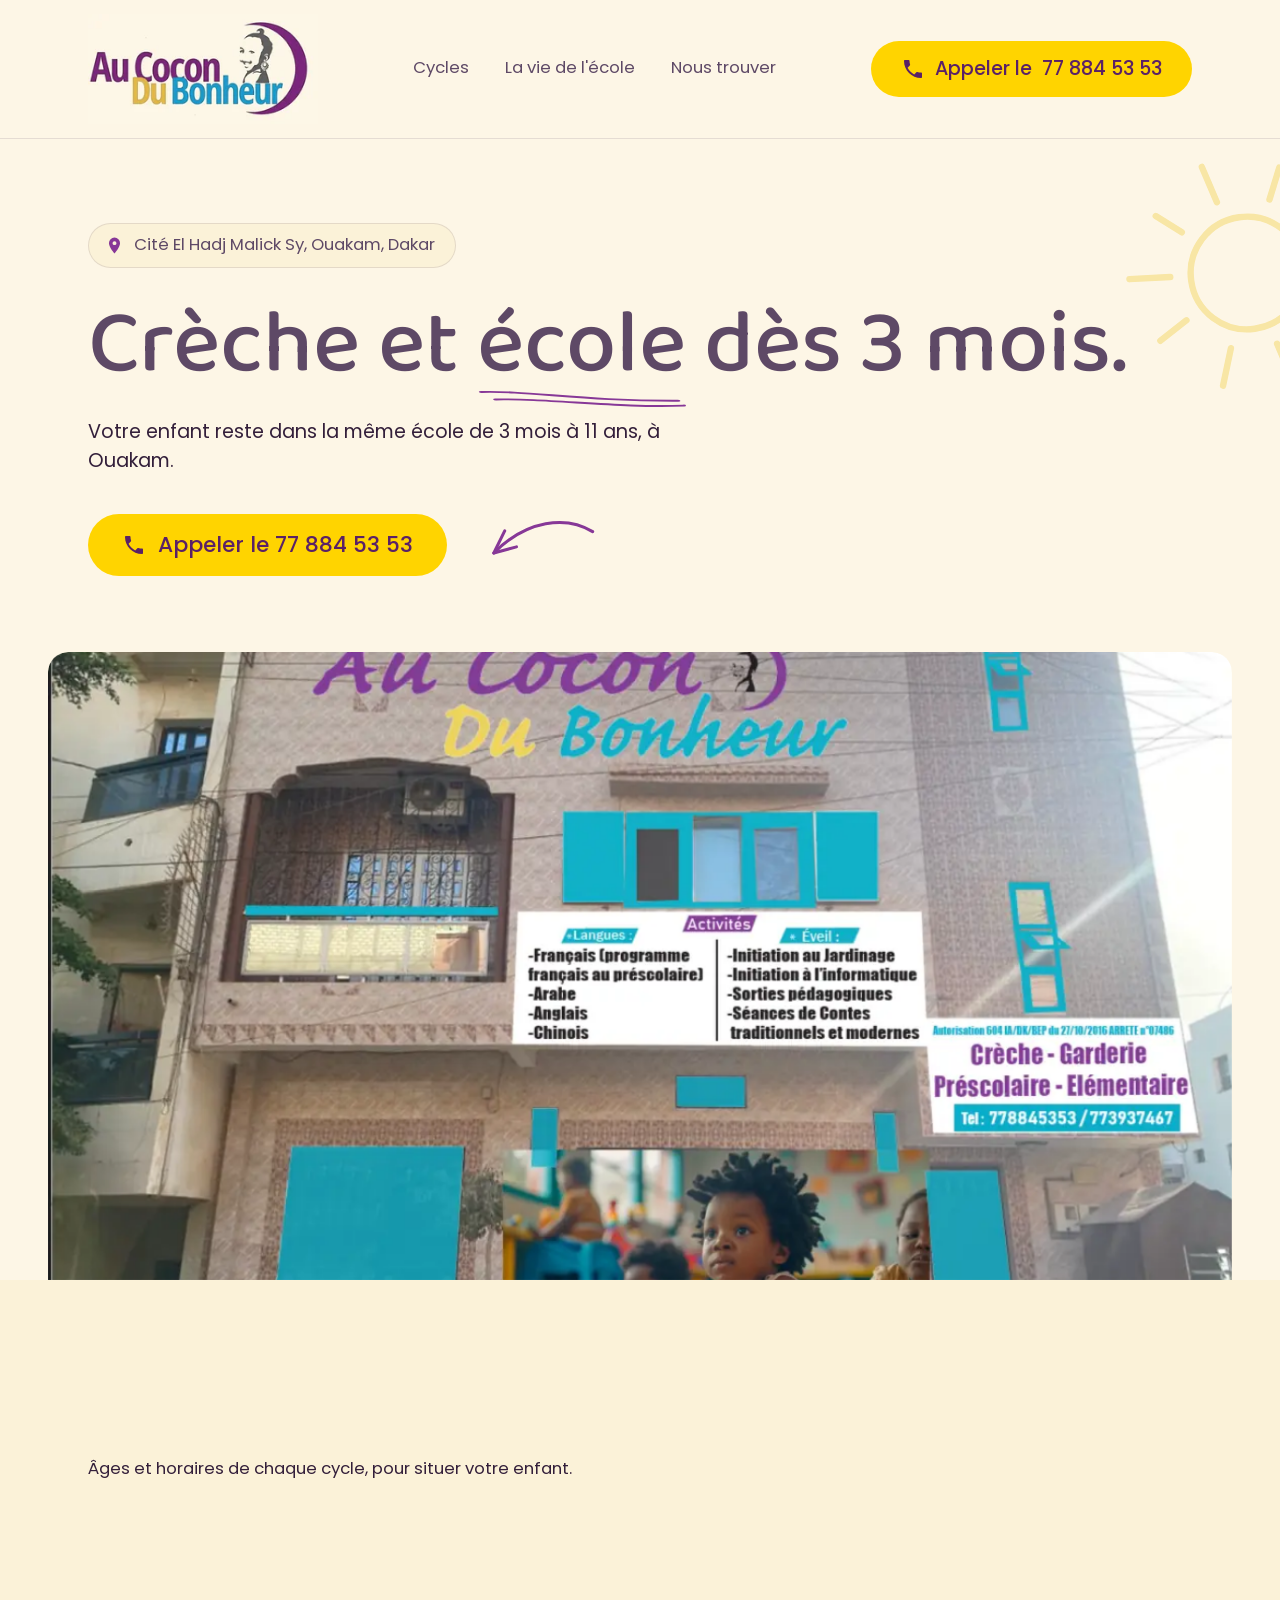
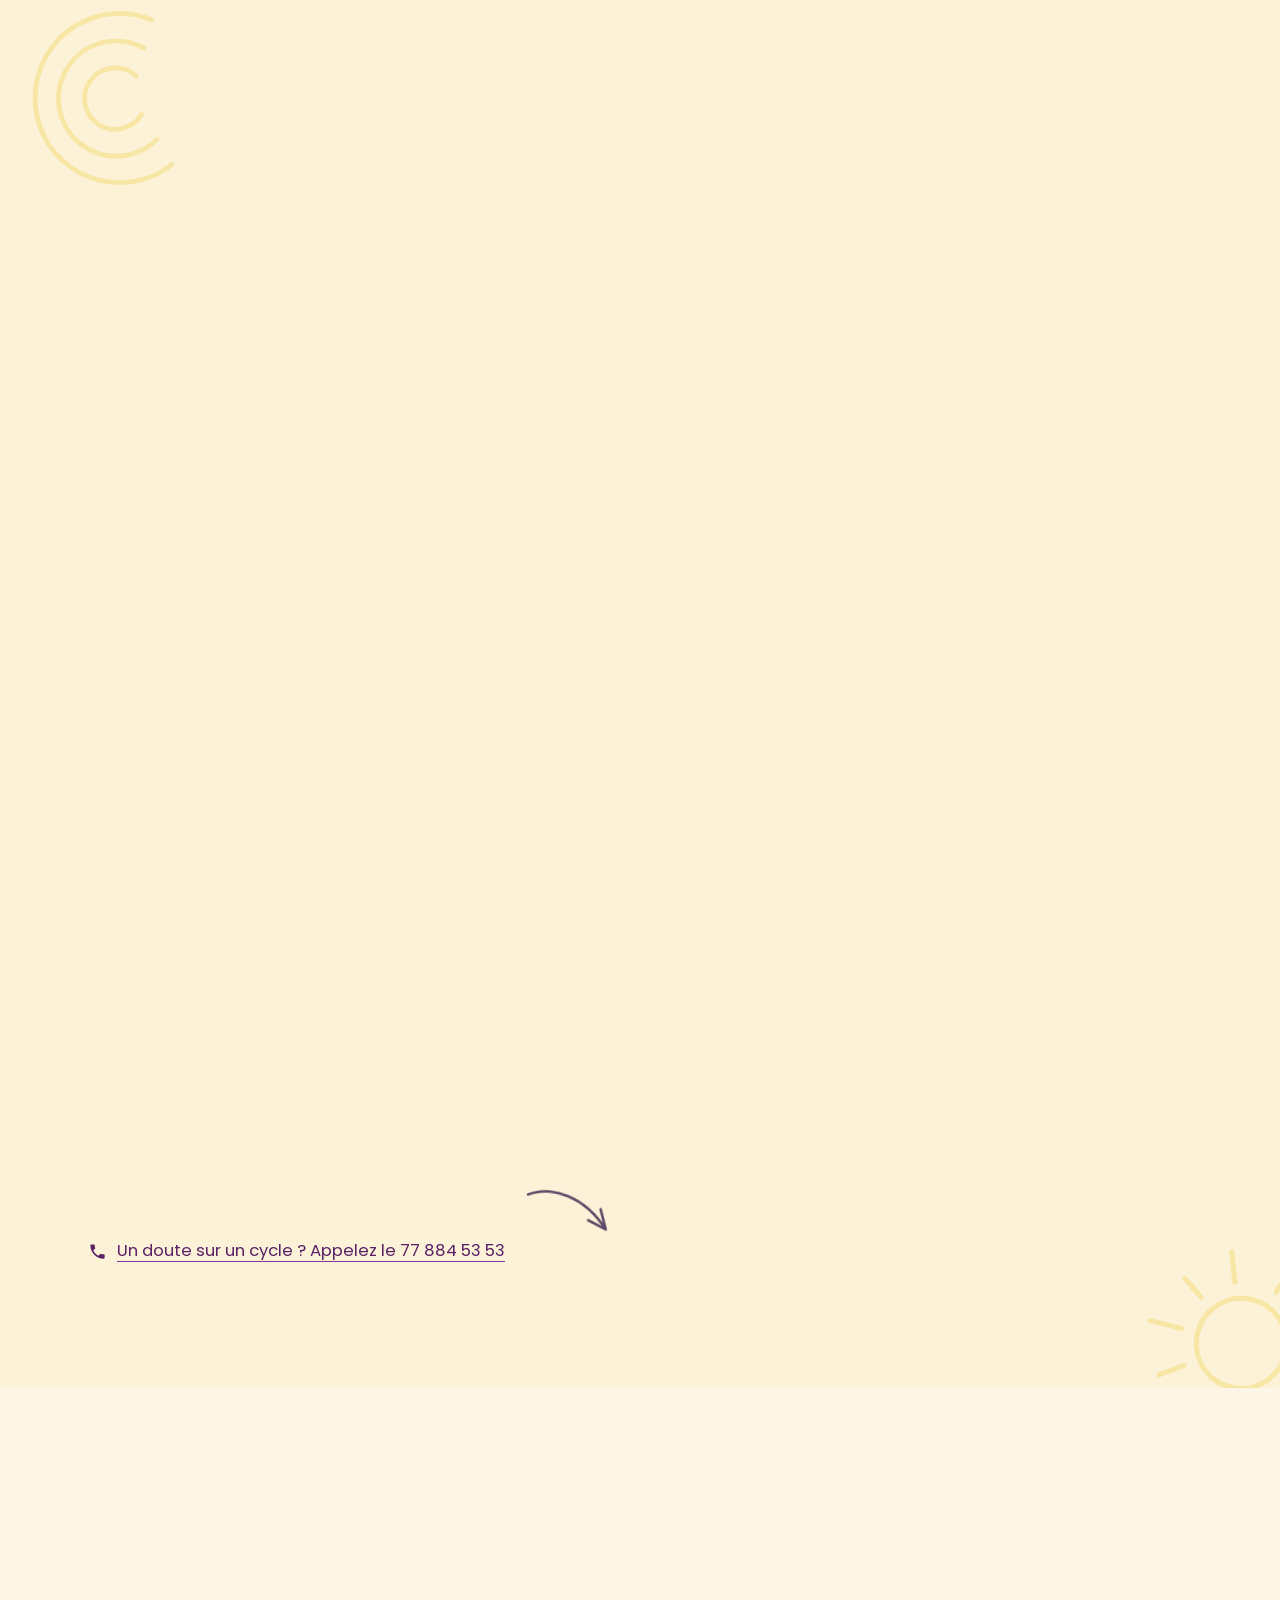
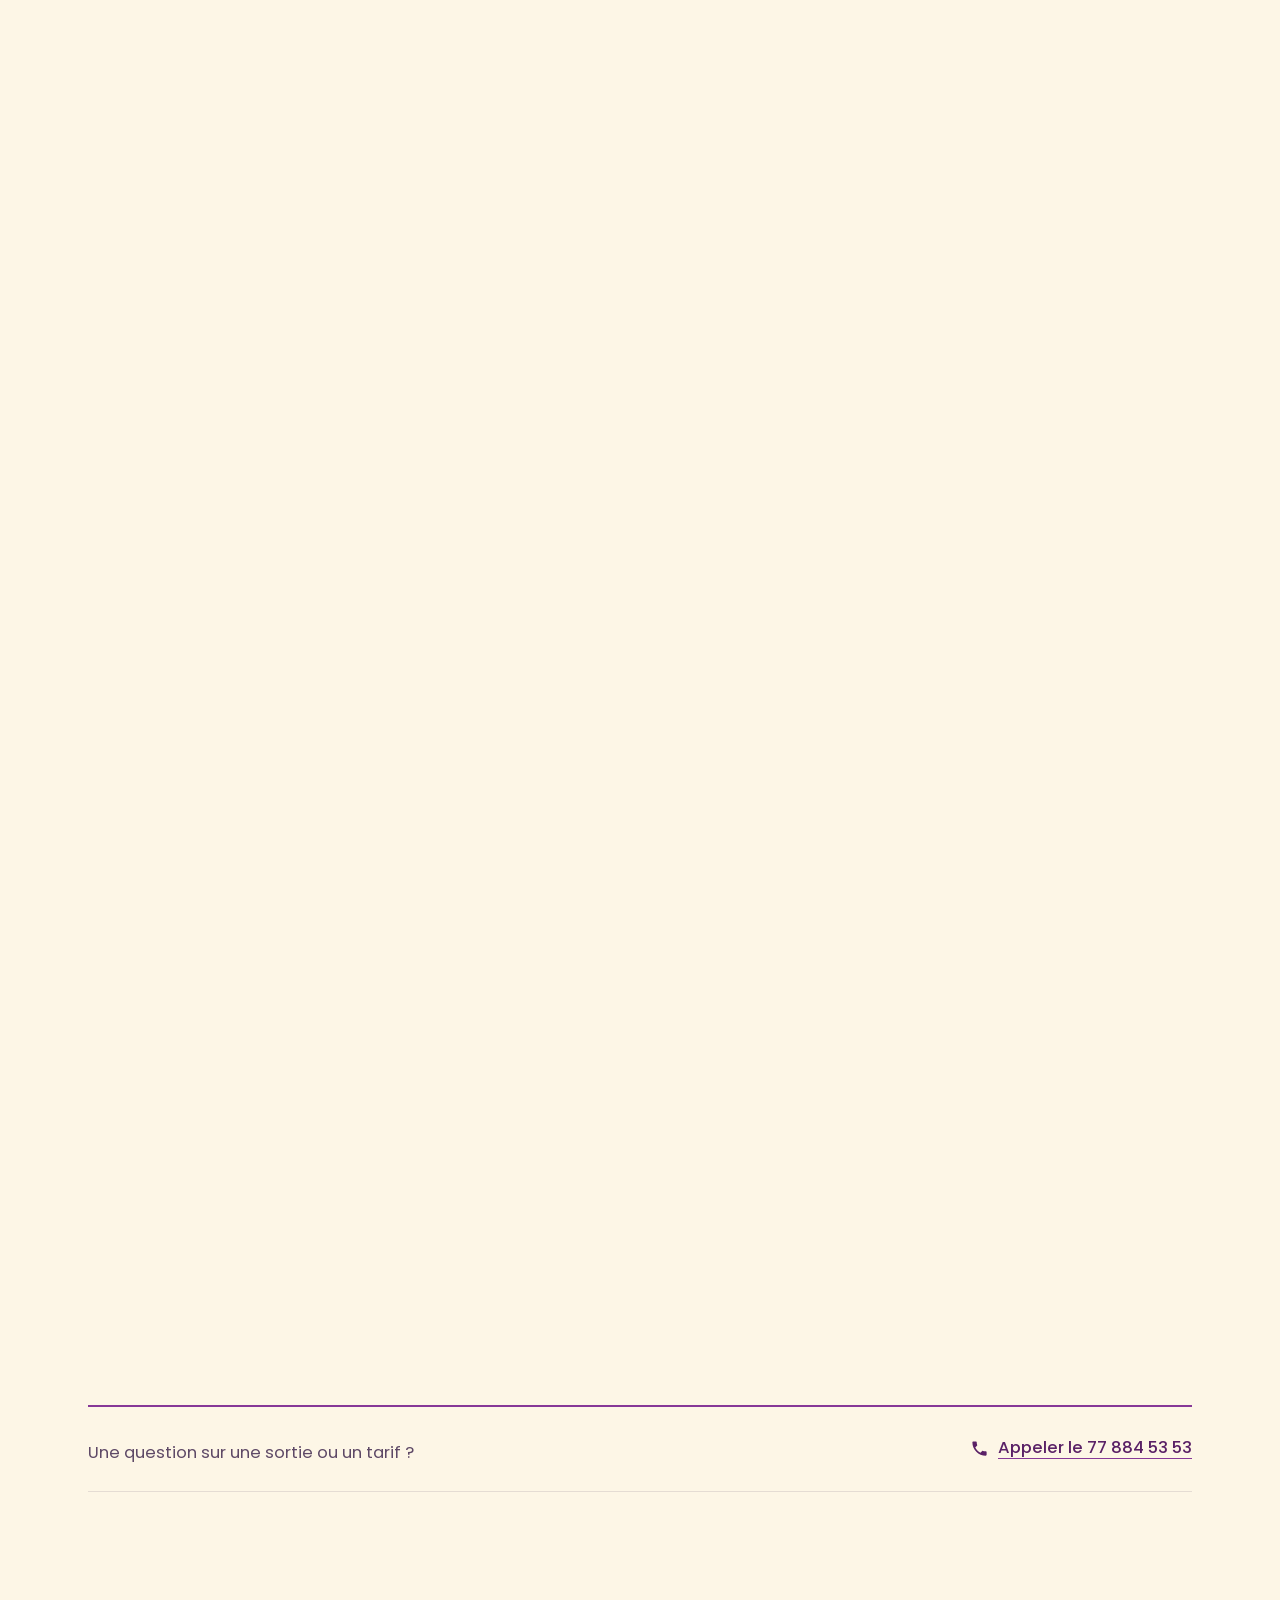
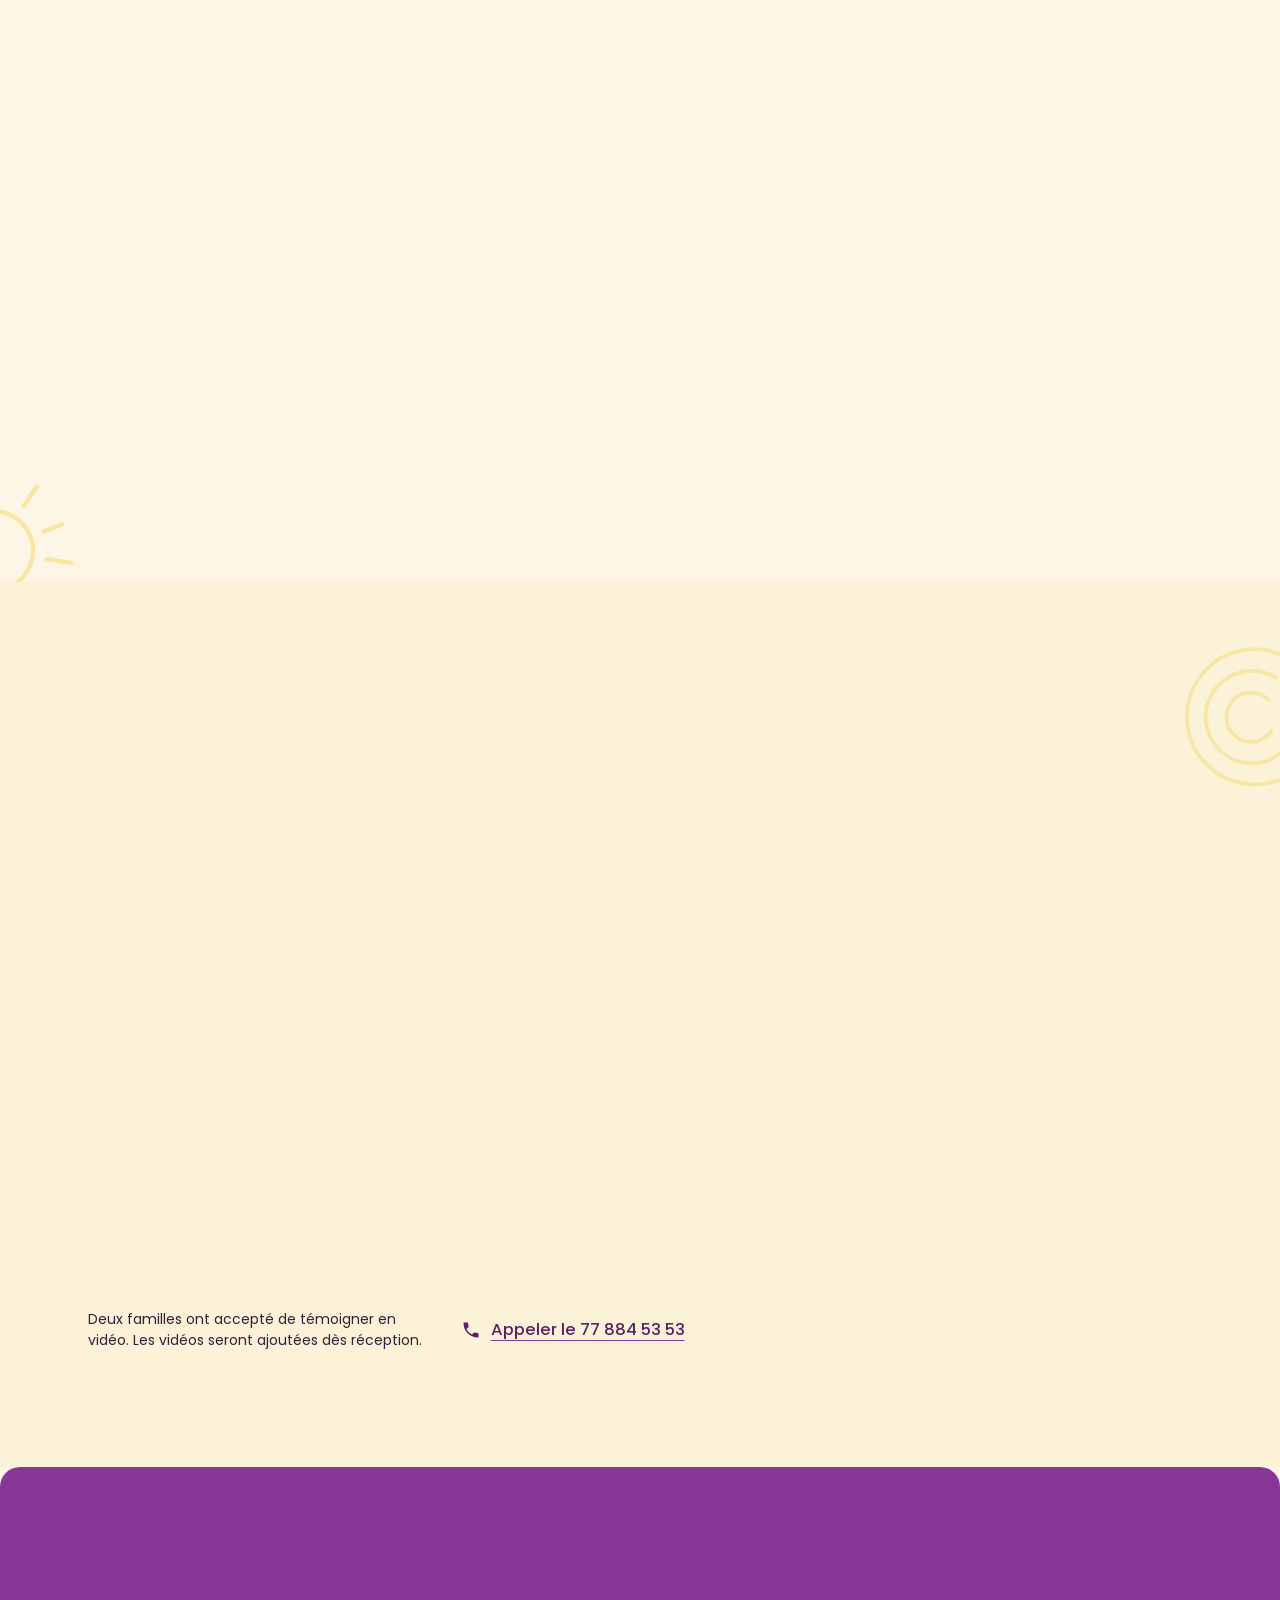
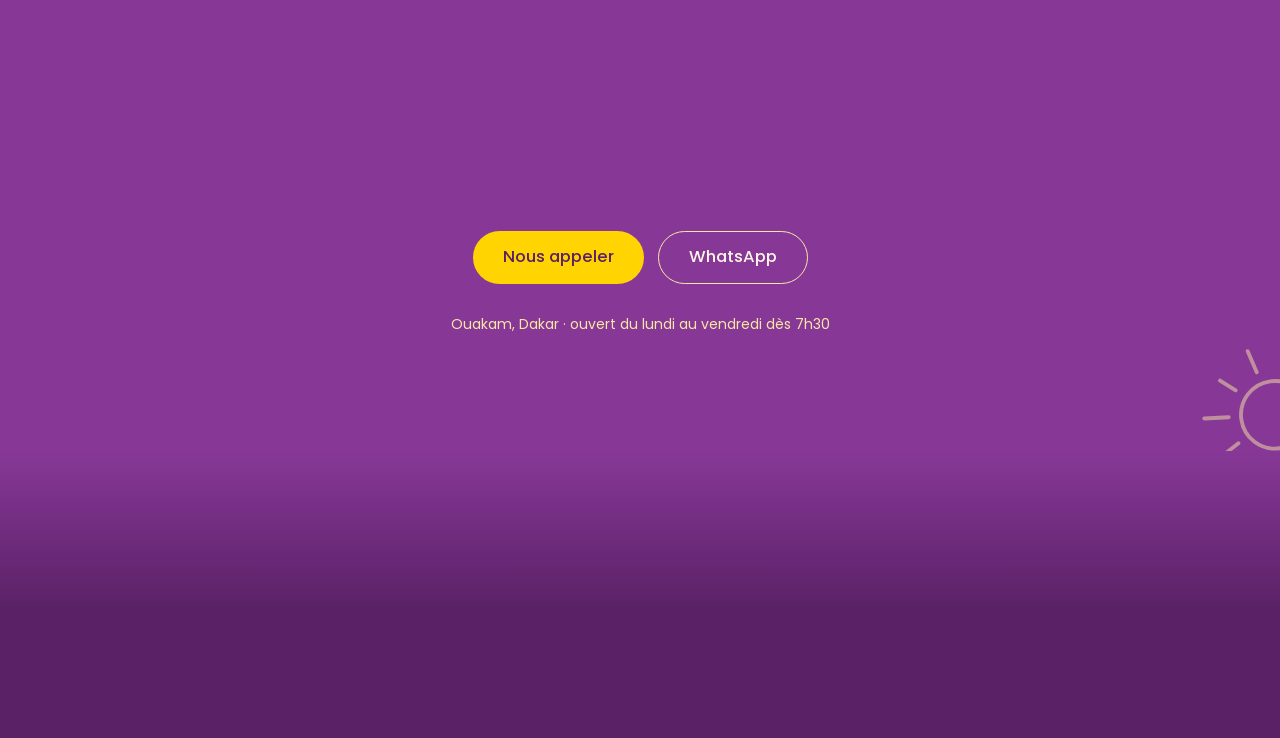
<file: index.html>
<!DOCTYPE html>
<html lang="fr">
<head>
  <meta charset="utf-8">
  <meta name="viewport" content="width=device-width, initial-scale=1">

  <title>Au Cocon Du Bonheur — crèche et école à Ouakam, Dakar</title>
  <meta name="description" content="Crèche dès 3 mois, garderie, préscolaire et élémentaire à Ouakam, Dakar. Cantine, transport et garderie assurés. Appelez le 77 884 53 53.">

  <!-- Partage sur WhatsApp, Facebook, Messenger.
       Sans ces balises, un lien colle n'affiche qu'une adresse nue : ni titre,
       ni image, ni description. C'est le canal principal ici.
       Les URL sont ABSOLUES et pointent sur l'adresse actuelle : elles marchent
       des maintenant. Le jour ou le domaine definitif arrive, il n'y a que ces
       quatre lignes a changer — chercher « https://au-cocon-du-bonheur.vercel.app/ ». -->
  <link rel="canonical" href="https://au-cocon-du-bonheur.vercel.app/">
  <meta property="og:type" content="website">
  <meta property="og:site_name" content="Au Cocon Du Bonheur">
  <meta property="og:locale" content="fr_SN">
  <meta property="og:url" content="https://au-cocon-du-bonheur.vercel.app/">
  <meta property="og:title" content="Au Cocon Du Bonheur — crèche et école à Ouakam, Dakar">
  <meta property="og:description" content="Crèche dès 3 mois, garderie, préscolaire et élémentaire. Cantine, transport et garderie assurés. Appelez le 77 884 53 53.">
  <meta property="og:image" content="https://au-cocon-du-bonheur.vercel.app/images/partage.jpg">
  <meta property="og:image:type" content="image/jpeg">
  <meta property="og:image:width" content="1200">
  <meta property="og:image:height" content="630">
  <meta property="og:image:alt" content="La façade de l'école Au Cocon Du Bonheur, à Ouakam">
  <meta name="twitter:card" content="summary_large_image">

  <link rel="icon" href="favicon.png" sizes="32x32">
  <link rel="apple-touch-icon" href="apple-touch-icon.png">

  <link rel="preconnect" href="https://fonts.googleapis.com">
  <link rel="preconnect" href="https://fonts.gstatic.com" crossorigin>
  <link href="https://fonts.googleapis.com/css2?family=Baloo+2:wght@500&family=Poppins:wght@400;500&display=swap" rel="stylesheet">

  <!-- Le hero est le plus gros élément de la première vue : on le demande en
       même temps que le CSS pour ne pas attendre le parseur (4G lente). -->
  <link rel="preload" as="image"
        href="images/facade-hero-1168.webp"
        imagesrcset="images/facade-hero-360.webp 360w, images/facade-hero-480.webp 480w, images/facade-hero-750.webp 750w, images/facade-hero-960.webp 960w, images/facade-hero-1168.webp 1168w"
        imagesizes="100vw"
        fetchpriority="high">

  <link rel="stylesheet" href="styles.css">
</head>
<body>

<!-- Rideau d'ouverture. Purement decoratif, donc aria-hidden : un lecteur
     d'ecran lit la page tout de suite, il n'attend pas la fin de l'animation.
     Zero JS : c'est une animation CSS avec `forwards`, qui se termine sur
     `visibility: hidden` — apres quoi le rideau ne peut plus rien intercepter.
     Si le CSS ne charge pas, le rideau n'existe pas et la page reste lisible. -->
<div class="boot-veil" aria-hidden="true">
  <div class="boot-veil__inner">
    <img class="boot-veil__logo" src="images/logo-cocon-262.webp"
         srcset="images/logo-cocon-262.webp 262w, images/logo-cocon-524.webp 524w"
         sizes="220px" width="262" height="125" alt="" fetchpriority="high">
    <div class="boot-veil__rail"><span class="boot-veil__fill"></span></div>
  </div>
</div>

<!-- ============================================================
     LES MARQUES DU COCON — vocabulaire graphique propriétaire
     À coller juste après <body>. Sprite inline : aucune requête
     supplémentaire, et currentColor est bien hérité (ce qui n'est
     pas fiable avec un <use> vers un fichier externe).

     Tout dérive de l'arc emboîté : un cocon, c'est ce qui enveloppe.
     Tracé au trait, 2,5px constants (vector-effect), aucun dégradé.
     pathLength="100" normalise les tracés pour l'animation d'écriture.
     ============================================================ -->
<svg width="0" height="0" aria-hidden="true" focusable="false"
     style="position:absolute;width:0;height:0;overflow:hidden">
  <defs>

    <!-- LE COCON — 3 arcs emboîtés, ouverts d'un côté. La signature.
         Une seule fois par section. -->
    <symbol id="m-cocon" viewBox="0 0 100 100" fill="none" stroke="currentColor"
            stroke-width="2.5" stroke-linecap="round" vector-effect="non-scaling-stroke">
      <path pathLength="100" d="M72 12A44 44 0 1 0 72 88"/>
      <path pathLength="100" d="M66 26A30 30 0 1 0 66 74"/>
      <path pathLength="100" d="M60 40A16 16 0 1 0 60 60"/>
    </symbol>

    <!-- LE FIL — flèche courbe tremblée. Elle DÉSIGNE quelque chose (M5). -->
    <symbol id="m-fil" viewBox="0 0 100 60" fill="none" stroke="currentColor"
            stroke-width="2.5" stroke-linecap="round" stroke-linejoin="round"
            vector-effect="non-scaling-stroke">
      <path pathLength="100" d="M3 14C26 3 58 10 82 40"/>
      <path pathLength="100" d="M82 40 64 33M82 40 75 21"/>
    </symbol>

    <!-- LE TRAIT — soulignement crayon en double passe, sous UN SEUL mot. -->
    <symbol id="m-trait" viewBox="0 0 100 24" fill="none" stroke="currentColor"
            stroke-width="2.5" stroke-linecap="round" vector-effect="non-scaling-stroke"
            preserveAspectRatio="none">
      <!-- La 2e passe démarre plus tard et dépasse à droite : c'est ce décalage
           qui fait « crayon repassé à la main » plutôt que signe « ≈ ». -->
      <path pathLength="100" d="M2 7C24 2 52 12 96 5"/>
      <path pathLength="100" d="M9 16C34 11 70 19 99 11"/>
    </symbol>

    <!-- L'ÉCLAT — étincelle à 4 branches inégales. Par 1 ou 3, jamais par 2. -->
    <symbol id="m-eclat" viewBox="0 0 100 100" fill="currentColor" stroke="none">
      <path d="M52 3C56 36 62 44 97 52 62 60 56 68 52 97 48 68 40 60 5 52 40 44 48 36 52 3Z"/>
    </symbol>

    <!-- LA GRAINE — goutte pleine. Puce de liste, semis dans les marges. -->
    <!-- LA COCHE — puce des listes de garanties. Tracee au trait, bouts ronds,
         comme les autres marques : elle est cochee a la main, pas imprimee. -->
    <symbol id="m-coche" viewBox="0 0 100 100" fill="none" stroke="currentColor"
            stroke-width="11" stroke-linecap="round" stroke-linejoin="round">
      <path d="M14 53 38 77 86 22"/>
    </symbol>

    <symbol id="m-graine" viewBox="0 0 100 100" fill="currentColor" stroke="none">
      <path d="M50 4C72 30 82 48 82 62A32 32 0 0 1 18 62C18 48 28 30 50 4Z"/>
    </symbol>

    <!-- LE REBOND — trajectoire pointillée d'une balle. Suggère le jeu. -->
    <symbol id="m-rebond" viewBox="0 0 110 60" fill="none" stroke="currentColor"
            stroke-width="2.5" stroke-linecap="round" vector-effect="non-scaling-stroke">
      <!-- Tirets (et non points) : la trajectoire reste lisible à petite taille.
           La balle pleine en bout de course rend le mouvement immédiatement lisible. -->
      <path pathLength="100" stroke-dasharray="5 5"
            d="M3 54C11 6 27 6 35 54 42 18 56 18 63 54 69 28 80 28 86 54 91 36 100 36 105 54"/>
      <circle cx="105" cy="54" r="4" fill="currentColor" stroke="none"/>
    </symbol>

    <!-- LE SOLEIL — rayons inégaux. Sert à DÉBORDER une section (M7). -->
    <symbol id="m-soleil" viewBox="0 0 100 100" fill="none" stroke="currentColor"
            stroke-width="2.5" stroke-linecap="round" vector-effect="non-scaling-stroke">
      <circle pathLength="100" cx="50" cy="50" r="22"/>
      <path pathLength="100" d="M80 50 94 50M73 69.3 85.2 79.6M57.8 79 60.9 90.6M39.7 78.2 34.6 92.3M24 65 12.8 71.5M20.1 47.4 4.2 46M27 30.7 17.8 23M42.2 21 38.3 6.5M62.7 22.8 68.2 11M76 35 85.5 29.5"/>
    </symbol>

  </defs>
</svg>

<header class="site-header">
  <div class="site-header__inner wrap">
    <a class="site-header__brand" href="#top">
      <img class="site-header__logo" src="images/logo-cocon-262.webp"
           srcset="images/logo-cocon-262.webp 262w, images/logo-cocon-524.webp 524w"
           sizes="262px" width="262" height="125" alt="Au Cocon Du Bonheur">
    </a>

    <nav class="site-nav" aria-label="Navigation principale">
      <a class="site-nav__link" href="#cycles">Cycles</a>
      <a class="site-nav__link" href="#activites">La vie de l'école</a>
      <a class="site-nav__link" href="#contact">Nous trouver</a>
    </nav>

    <a class="btn-call" href="tel:+221778845353" aria-label="Appeler le 77 884 53 53">
      <svg class="btn-call__icon" viewBox="0 0 24 24" aria-hidden="true" focusable="false">
        <path d="M6.6 10.8c1.4 2.8 3.7 5.1 6.6 6.6l2.2-2.2c.3-.3.7-.4 1-.2 1.1.4 2.3.6 3.6.6.6 0 1 .4 1 1V20c0 .6-.4 1-1 1C10.7 21 3 13.3 3 4c0-.6.4-1 1-1h3.5c.6 0 1 .4 1 1 0 1.3.2 2.5.6 3.6.1.4 0 .8-.3 1L6.6 10.8Z" fill="currentColor" stroke="none"/>
      </svg>
      <span class="btn-call__label">Appeler le </span>77 884 53 53
    </a>
  </div>
</header>

<main>

<section class="hero" id="top">
  <svg class="mark mark--bleed mark--l8 hero__mark-soleil" aria-hidden="true"><use href="#m-soleil"/></svg>

  <div class="hero__inner wrap">
    <div class="hero__copy">
      <p class="hero__badge boot">
        <svg class="hero__badge-icon" viewBox="0 0 24 24" aria-hidden="true" focusable="false">
          <path d="M12 2a7 7 0 0 0-7 7c0 5.2 7 13 7 13s7-7.8 7-13a7 7 0 0 0-7-7Zm0 9.5A2.5 2.5 0 1 1 12 6.5a2.5 2.5 0 0 1 0 5Z" fill="currentColor"/>
        </svg>
        Cité El Hadj Malick Sy, Ouakam, Dakar
      </p>

      <h1 class="hero__title boot boot--i1">Crèche et <span class="hero__title-mark">école<svg class="mark mark--muted mark--r3 hero__trait" aria-hidden="true"><use href="#m-trait"/></svg></span> dès <span class="hero__title-end">3&nbsp;mois.</span></h1>

      <p class="hero__subtitle boot boot--i2">Votre enfant reste dans la même école de 3 mois à 11 ans, à Ouakam.</p>

      <span class="hero__cta">
      <a class="btn-call btn-call--lg boot boot--pop boot--i3" href="tel:+221778845353">
        <svg class="btn-call__icon" viewBox="0 0 24 24" aria-hidden="true" focusable="false">
          <path d="M6.6 10.8c1.4 2.8 3.7 5.1 6.6 6.6l2.2-2.2c.3-.3.7-.4 1-.2 1.1.4 2.3.6 3.6.6.6 0 1 .4 1 1V20c0 .6-.4 1-1 1C10.7 21 3 13.3 3 4c0-.6.4-1 1-1h3.5c.6 0 1 .4 1 1 0 1.3.2 2.5.6 3.6.1.4 0 .8-.3 1L6.6 10.8Z" fill="currentColor" stroke="none"/>
        </svg>
        Appeler le 77 884 53 53
      </a>
      <svg class="mark mark--r6 hero__mark-fil" aria-hidden="true"><use href="#m-fil"/></svg>
      </span>
    </div>
  </div>

  <figure class="hero__photo">
    <span class="hero__photo-clip">
    <img src="images/facade-hero-1168.webp"
         srcset="images/facade-hero-360.webp 360w, images/facade-hero-480.webp 480w, images/facade-hero-750.webp 750w, images/facade-hero-960.webp 960w, images/facade-hero-1168.webp 1168w"
         sizes="100vw" width="1168" height="859"
         alt="La façade de l'école Au Cocon Du Bonheur, à Ouakam"
         class="glide"
         fetchpriority="high">
    </span>
  </figure>
</section>

<section class="section section--cream-deep cycles" id="cycles">
  <svg class="mark mark--bleed mark--deep mark--r9 cycles__mark-soleil" aria-hidden="true"><use href="#m-soleil"/></svg>

  <div class="wrap">
    <h2 class="cycles__title enter">Un cycle par <span class="cycles__title-mark">âge<svg class="mark mark--muted mark--r3 cycles__trait" aria-hidden="true"><use href="#m-trait"/></svg></span></h2>
    <p class="cycles__lead">Âges et horaires de chaque cycle, pour situer votre enfant.</p>

    <!-- Les quatre médaillons sont découpés dans la vidéo promotionnelle de
         l'école (video-promotionel.mp4, 848x480). La cliente n'a plus les
         rushes d'origine ; c'est donc la meilleure source disponible.
         Ils sont AFFICHÉS PETIT (150px) parce que la source est petite : à
         300px de côté ils seraient flous. Ne pas les agrandir.
         Autorisation parentale : confirmée par la cliente. -->
    <ul class="cycle-list">
      <svg class="mark mark--bleed mark--pale mark--l8 cycles__mark-cocon" aria-hidden="true"><use href="#m-cocon"/></svg>

      <li class="cycle enter enter--pop enter--d1">
        <img class="cycle__photo" src="images/cycle-creche-150.webp"
             srcset="images/cycle-creche-150.webp 150w, images/cycle-creche-300.webp 300w"
             sizes="(max-width: 639px) 104px, 150px" width="150" height="150" loading="lazy" decoding="async"
             alt="Des tout-petits assis sur le tapis d'éveil de la crèche">
        <div class="cycle__body">
          <h3 class="cycle__name">Crèche</h3>
          <p class="cycle__meta">Dès 3 mois · 7h30 – 17h30</p>
          <p class="cycle__desc">Éveil, motricité et sieste encadrés par une équipe formée à la petite enfance.</p>
        </div>
      </li>

      <li class="cycle enter enter--pop enter--d2">
        <img class="cycle__photo" src="images/cycle-garderie-150.webp"
             srcset="images/cycle-garderie-150.webp 150w, images/cycle-garderie-300.webp 300w"
             sizes="(max-width: 639px) 104px, 150px" width="150" height="150" loading="lazy" decoding="async"
             alt="Le groupe de la garderie rassemblé autour de son encadrante">
        <div class="cycle__body">
          <h3 class="cycle__name">Garderie</h3>
          <p class="cycle__meta">2 – 3 ans · 7h30 – 16h30</p>
          <p class="cycle__desc">Les premiers repères de la vie en groupe : jeu libre, comptines, autonomie.</p>
        </div>
      </li>

      <li class="cycle enter enter--pop enter--d1">
        <img class="cycle__photo" src="images/cycle-prescolaire-150.webp"
             srcset="images/cycle-prescolaire-150.webp 150w, images/cycle-prescolaire-300.webp 300w"
             sizes="(max-width: 639px) 104px, 150px" width="150" height="150" loading="lazy" decoding="async"
             alt="Des enfants du préscolaire au travail autour des tables">
        <div class="cycle__body">
          <h3 class="cycle__name">Préscolaire</h3>
          <p class="cycle__meta">3 – 5 ans · 7h30 – 16h30</p>
          <p class="cycle__desc">Préparation à la lecture, au tracé et au calcul, au rythme de chaque enfant.</p>
        </div>
      </li>

      <li class="cycle enter enter--pop enter--d2">
        <img class="cycle__photo" src="images/cycle-elementaire-150.webp"
             srcset="images/cycle-elementaire-150.webp 150w, images/cycle-elementaire-300.webp 300w"
             sizes="(max-width: 639px) 104px, 150px" width="150" height="150" loading="lazy" decoding="async"
             alt="Des élèves de l'élémentaire en train d'écrire à leur table">
        <div class="cycle__body">
          <h3 class="cycle__name">Élémentaire</h3>
          <p class="cycle__meta">6 – 11 ans · 7h30 – 16h30</p>
          <p class="cycle__desc">Programme complet, classes suivies de près, point régulier avec les familles.</p>
        </div>
      </li>
    </ul>

    <!-- CE QU'ON Y APPREND — transcrit MOT POUR MOT du panneau « Activités »
         peint sur la façade de l'école (visible sur la photo du héros). C'est
         le seul contenu qui distingue cette école des autres crèches de Ouakam,
         et il n'existait nulle part dans le texte de la page : un parent qui
         lisait le site n'apprenait pas que l'arabe, l'anglais et le chinois y
         sont enseignés. À FAIRE CONFIRMER PAR LA CLIENTE avant mise en avant. -->
    <div class="appris enter">
      <div class="appris__col">
        <p class="appris__label">Langues</p>
        <ul class="appris__list">
          <li class="appris__row">Français <span class="appris__note">programme français au préscolaire</span></li>
          <li class="appris__row">Arabe</li>
          <li class="appris__row">Anglais</li>
          <li class="appris__row">Chinois</li>
        </ul>
      </div>
      <div class="appris__col">
        <p class="appris__label">Éveil</p>
        <ul class="appris__list">
          <li class="appris__row">Initiation au jardinage</li>
          <li class="appris__row">Initiation à l'informatique</li>
          <li class="appris__row">Sorties pédagogiques</li>
          <li class="appris__row">Contes traditionnels et modernes</li>
        </ul>
      </div>
    </div>

    <!-- « Services assurés » vient APRÈS les cycles : on répond d'abord à la
         question du parent (quel âge, quels horaires), puis à ce qui l'entoure. -->
    <div class="services enter">
      <p class="services__label">Services assurés</p>
      <ul class="services__list">
        <li class="services__row">
          <svg class="services__num" aria-hidden="true"><use href="#m-coche"/></svg>
          <span class="services__name">Cantine</span>
        </li>
        <li class="services__row">
          <svg class="services__num" aria-hidden="true"><use href="#m-coche"/></svg>
          <span class="services__name">Transport</span>
        </li>
        <li class="services__row">
          <svg class="services__num" aria-hidden="true"><use href="#m-coche"/></svg>
          <span class="services__name">Garderie</span>
        </li>
        <li class="services__row">
          <svg class="services__num" aria-hidden="true"><use href="#m-coche"/></svg>
          <span class="services__name">Préscolaire</span>
        </li>
      </ul>
    </div>

    <p class="cycles__call">
      <!-- Le fil designait les chiffres romains, alignes a droite. Ils sont
           passes a gauche : il pointait donc le vide. Il designe desormais le
           lien d'appel, seule vraie cible de la section (M5). -->
      <svg class="mark mark--muted mark--r6 cycles__mark-fil" aria-hidden="true"><use href="#m-fil"/></svg>
      <a class="cycles__call-link on-yellow" href="tel:+221778845353">
        <svg class="cycles__call-icon" viewBox="0 0 24 24" aria-hidden="true" focusable="false">
          <path d="M6.6 10.8c1.4 2.8 3.7 5.1 6.6 6.6l2.2-2.2c.3-.3.7-.4 1-.2 1.1.4 2.3.6 3.6.6.6 0 1 .4 1 1V20c0 .6-.4 1-1 1C10.7 21 3 13.3 3 4c0-.6.4-1 1-1h3.5c.6 0 1 .4 1 1 0 1.3.2 2.5.6 3.6.1.4 0 .8-.3 1L6.6 10.8Z" fill="currentColor" stroke="none"/>
        </svg>
        Un doute sur un cycle&nbsp;? Appelez le 77&nbsp;884&nbsp;53&nbsp;53
      </a>
    </p>
  </div>
</section>
<section class="section section--cream vie" id="activites">
  <svg class="mark mark--bleed mark--pale mark--r9 vie__mark-soleil" aria-hidden="true"><use href="#m-soleil"/></svg>

  <div class="wrap">
    <div class="vie__head enter">
      <h2 class="vie__title">Au-delà des <span class="vie__title-mark">cours<svg class="mark mark--muted mark--r3 vie__trait" aria-hidden="true"><use href="#m-trait"/></svg></span></h2>
      <p class="vie__lead">Ce que votre enfant vit à l'école. Photos prises sur place.</p>
    </div>

    <ul class="gallery">

      <li class="shot shot--a enter enter--pop enter--d1">
        <figure class="shot__fig">
          <img src="images/act-tortues-588.webp"
               srcset="images/act-tortues-324.webp 324w, images/act-tortues-360.webp 360w, images/act-tortues-588.webp 588w"
               sizes="(min-width: 900px) 58vw, 100vw"
               width="588" height="392" loading="lazy" decoding="async"
               alt="Les élèves observent les tortues derrière la barrière en bois">
          <figcaption class="shot__cap">
            <h3 class="shot__name">Réserve aux tortues</h3>
            <p class="shot__text">Une sortie nature encadrée, à la découverte des tortues et de leur habitat.</p>
          </figcaption>
        </figure>
      </li>

      <li class="shot shot--b enter enter--pop enter--d2">
        <figure class="shot__fig">
          <img src="images/act-ecole-de-la-mer-588.webp"
               srcset="images/act-ecole-de-la-mer-324.webp 324w, images/act-ecole-de-la-mer-360.webp 360w, images/act-ecole-de-la-mer-588.webp 588w"
               sizes="(min-width: 900px) 38vw, 100vw"
               width="588" height="392" loading="lazy" decoding="async"
               alt="Une élève colorie au crayon un grand dessin de porte-conteneurs à quai">
          <figcaption class="shot__cap">
            <h3 class="shot__name">École de la mer</h3>
            <p class="shot__text">Atelier de sensibilisation au littoral, animé par une intervenante extérieure.</p>
          </figcaption>
        </figure>
      </li>

      <li class="shot shot--c enter enter--pop enter--d1">
        <figure class="shot__fig">
          <img src="images/act-creche-588.webp"
               srcset="images/act-creche-324.webp 324w, images/act-creche-360.webp 360w, images/act-creche-588.webp 588w"
               sizes="(min-width: 900px) 38vw, 100vw"
               width="588" height="392" loading="lazy" decoding="async"
               alt="Deux tout-petits jouent dans l'espace d'éveil de la crèche">
          <figcaption class="shot__cap">
            <h3 class="shot__name">Crèche</h3>
            <p class="shot__text">Les journées des tout-petits : éveil, jeu, repas et sieste dans un espace dédié.</p>
          </figcaption>
        </figure>
      </li>

      <!-- Cette photo franchit le bord droit de la colonne de contenu (M7). -->
      <li class="shot shot--d shot--bleed enter enter--pop enter--d2">
        <figure class="shot__fig">
          <img src="images/act-base-aerienne-588.webp"
               srcset="images/act-base-aerienne-324.webp 324w, images/act-base-aerienne-360.webp 360w, images/act-base-aerienne-588.webp 588w"
               sizes="(min-width: 900px) 62vw, 100vw"
               width="588" height="392" loading="lazy" decoding="async"
               alt="La classe posant devant l'hélicoptère avec son enseignant">
          <figcaption class="shot__cap">
            <h3 class="shot__name">Base aérienne</h3>
            <p class="shot__text">Visite guidée de la base, en tenue d'école, pour les classes élémentaires.</p>
          </figcaption>
        </figure>
      </li>


      <li class="gallery__cta">
        <p>Une question sur une sortie ou un tarif&nbsp;?</p>
        <a href="tel:+221778845353">
          <svg viewBox="0 0 24 24" aria-hidden="true" focusable="false"><path d="M6.6 10.8c1.4 2.8 3.7 5.1 6.6 6.6l2.2-2.2c.3-.3.7-.4 1-.2 1.1.4 2.3.6 3.6.6.6 0 1 .4 1 1V20c0 .6-.4 1-1 1C10.7 21 3 13.3 3 4c0-.6.4-1 1-1h3.5c.6 0 1 .4 1 1 0 1.3.2 2.5.6 3.6.1.4 0 .8-.3 1L6.6 10.8Z" fill="currentColor" stroke="none"/></svg>
          Appeler le 77 884 53 53
        </a>
      </li>

      <li class="shot shot--e enter enter--pop enter--d1">
        <figure class="shot__fig">
          <img src="images/act-deguisements-588.webp"
               srcset="images/act-deguisements-324.webp 324w, images/act-deguisements-360.webp 360w, images/act-deguisements-588.webp 588w"
               sizes="(min-width: 900px) 46vw, 100vw"
               width="588" height="392" loading="lazy" decoding="async"
               alt="Un élève en costume de chirurgien lors de la journée déguisements">
          <figcaption class="shot__cap">
            <h3 class="shot__name">Déguisements</h3>
            <p class="shot__text">La journée costumée de fin d'année, préparée en classe pendant plusieurs semaines.</p>
          </figcaption>
        </figure>
      </li>

      <li class="shot shot--f enter enter--pop enter--d2">
        <figure class="shot__fig">
          <img src="images/act-remise-de-prix-588.webp"
               srcset="images/act-remise-de-prix-324.webp 324w, images/act-remise-de-prix-360.webp 360w, images/act-remise-de-prix-588.webp 588w"
               sizes="(min-width: 900px) 46vw, 100vw"
               width="588" height="392" loading="lazy" decoding="async"
               alt="Remise des diplômes et des prix au Théâtre national Daniel Sorano">
          <figcaption class="shot__cap">
            <h3 class="shot__name">Remise de prix</h3>
            <p class="shot__text">La cérémonie annuelle, avec les familles, en présence des autorités académiques.</p>
          </figcaption>
        </figure>
      </li>

    </ul>
  </div>
</section>

<section class="section section--cream-deep temoins" id="temoignages">
  <svg class="mark mark--bleed mark--pale mark--l5 temoins__mark-cocon" aria-hidden="true"><use href="#m-cocon"/></svg>

  <div class="wrap">
    <div class="temoins__head enter">
      <h2 class="temoins__title">Ce qui rassure avant de <span class="temoins__title-mark">confier<svg class="mark mark--muted mark--r3 temoins__trait" aria-hidden="true"><use href="#m-trait"/></svg></span> votre enfant</h2>
    </div>

    <!-- Preuves vérifiables uniquement. Aucun témoignage n'est inventé : les deux
         vidéos de parents n'ont pas encore été fournies par la cliente. Les
         emplacements vidéo sont conservés plus bas, en commentaire, prêts à être
         réactivés le jour où les fichiers arrivent. -->
    <ol class="proofs enter">
      <li class="proof">
        <svg class="proof__num" aria-hidden="true"><use href="#m-coche"/></svg>
        <span class="proof__body">
          <span class="proof__title">Ouverte depuis 2016</span>
          <span class="proof__note">Autorisation 604 IA/DK/BEP — arrêté n°07486 du 27/10/2016.</span>
        </span>
      </li>
      <li class="proof">
        <svg class="proof__num" aria-hidden="true"><use href="#m-coche"/></svg>
        <span class="proof__body">
          <span class="proof__title">De 3 mois à 11 ans, au même endroit</span>
          <span class="proof__note">Quatre cycles sur un seul site : l'enfant ne change pas d'école en route.</span>
        </span>
      </li>
      <li class="proof">
        <svg class="proof__num" aria-hidden="true"><use href="#m-coche"/></svg>
        <span class="proof__body">
          <span class="proof__title">Cantine et transport assurés</span>
          <span class="proof__note">La journée est couverte du matin au soir, sans solution de repli à trouver.</span>
        </span>
      </li>
      <li class="proof">
        <svg class="proof__num" aria-hidden="true"><use href="#m-coche"/></svg>
        <span class="proof__body">
          <span class="proof__title">Remise des prix, en famille</span>
          <span class="proof__note">Une cérémonie avec les familles, en présence des autorités académiques.</span>
        </span>
      </li>
    </ol>

    <div class="temoins__foot">
      <p class="temoins__soon">Deux familles ont accepté de témoigner en vidéo. Les vidéos seront ajoutées dès réception.</p>
      <a class="temoins__call" href="tel:+221778845353">
        <svg viewBox="0 0 24 24" aria-hidden="true" focusable="false"><path d="M6.6 10.8c1.4 2.8 3.7 5.1 6.6 6.6l2.2-2.2c.3-.3.7-.4 1-.2 1.1.4 2.3.6 3.6.6.6 0 1 .4 1 1V20c0 .6-.4 1-1 1C10.7 21 3 13.3 3 4c0-.6.4-1 1-1h3.5c.6 0 1 .4 1 1 0 1.3.2 2.5.6 3.6.1.4 0 .8-.3 1L6.6 10.8Z" fill="currentColor" stroke="none"/></svg>
        Appeler le 77 884 53 53
      </a>
    </div>

    <!-- EMPLACEMENTS VIDÉO — à réactiver quand les deux fichiers seront fournis.
         Le second nom de parent reste également à confirmer.
    <ul class="temoins__list">
      <li class="temoin"><div class="temoin__frame"></div>
        <p class="temoin__name">Mme Sonko Aissatou Niang</p>
        <p class="temoin__role">Parent d'élève</p></li>
      <li class="temoin"><div class="temoin__frame"></div>
        <p class="temoin__name">NOM À FOURNIR</p>
        <p class="temoin__role">Parent d'élève</p></li>
    </ul>
    -->

  </div>
</section>
<section id="contact" class="section section--contact on-purple">
  <div class="wrap contact__wrap">
    <!-- M7 : cette section etait la seule boite parfaitement close, a toutes
         les largeurs. Le soleil franchit le bord droit ; `overflow-x: clip`
         de `.section` le coupe net, comme celui des cycles. -->
    <svg class="mark mark--pale mark--l8 contact__soleil" aria-hidden="true"><use href="#m-soleil"/></svg>

    <div class="contact__intro enter">
      <h2 class="contact__title">Parlons de votre <span class="contact__title-mark">enfant<svg class="mark mark--pale mark--r3 contact__trait" aria-hidden="true"><use href="#m-trait"/></svg></span></h2>
      <p class="contact__note">Demandez le tarif par téléphone ou pendant la visite.</p>
    </div>

    <div class="contact__call enter enter--pop">
      <svg class="mark mark--pale mark--r6 contact__fil" aria-hidden="true"><use href="#m-fil"/></svg>
      <a class="contact__number" href="tel:+221778845353">Appeler le 77&nbsp;884&nbsp;53&nbsp;53</a>
    </div>

    <div class="contact__actions">
      <a class="btn btn--call on-yellow" href="tel:+221778845353">Nous appeler</a>
      <a class="btn btn--whatsapp" href="https://wa.me/221778845353" target="_blank" rel="noopener" aria-label="Nous écrire sur WhatsApp au 77 884 53 53">WhatsApp</a>
    </div>

    <p class="contact__reassurance">Ouakam, Dakar · ouvert du lundi au vendredi dès 7h30</p>

  </div>
</section>

</main>

<footer class="site-footer on-purple">
  <div class="wrap footer__wrap">

    <div class="footer__brand enter">
      <img class="footer__logo"
           src="images/logo-creme-248.webp"
           srcset="images/logo-creme-248.webp 248w, images/logo-creme-496.webp 496w"
           sizes="124px"
           width="248" height="72"
           alt="Au Cocon Du Bonheur"
           loading="lazy">
      <p class="footer__name">Au Cocon Du Bonheur</p>
      <p class="footer__address">
        Cité El Hadj Malick Sy, Ouakam, Dakar<br>
        Repère&nbsp;: Pharmacie Yaye Antoinette, près du Monument de la Renaissance
      </p>
    </div>

    <div class="footer__col enter">
      <h3 class="footer__heading">Nous joindre</h3>
      <ul class="footer__list footer__list--joindre">
        <!-- M5 : le pied de page etait la seule section sans marque. Un fil
             plutot qu'un ornement — il DESIGNE le numero principal, seule vraie
             cible du pied. Ancre a la rangee, il la suit quand la colonne
             se recompose. Le cocon avait ete retire ici : il percutait le « A »
             du logotype geant. -->
        <li class="footer__row--tel"><svg class="mark mark--r6 footer__fil" aria-hidden="true"><use href="#m-fil"/></svg><a class="footer__link" href="tel:+221778845353">+221 77 884 53 53</a></li>
        <li><a class="footer__link" href="tel:+221773937467">+221 77 393 74 67</a></li>
        <li><a class="footer__link" href="tel:+221338656575">+221 33 865 65 75</a></li>
      </ul>
    </div>

    <div class="footer__col enter">
      <h3 class="footer__heading">Nous suivre</h3>
      <ul class="footer__list">
        <li><a class="footer__link" href="https://www.facebook.com/aucocondubonheur" target="_blank" rel="noopener">Facebook</a></li>
        <li><a class="footer__link" href="https://www.instagram.com/au_cocon_du_bonheur/" target="_blank" rel="noopener">Instagram</a></li>
      </ul>
    </div>

    <div class="footer__col enter">
      <h3 class="footer__heading">Autorisation</h3>
      <p class="footer__legal">604 IA/DK/BEP — arrêté n°07486 du 27/10/2016</p>
      <p class="footer__legal">École ouverte en 2016</p>
    </div>

  </div>
</footer>

<script defer src="app.js"></script>
</body>
</html>
</file>
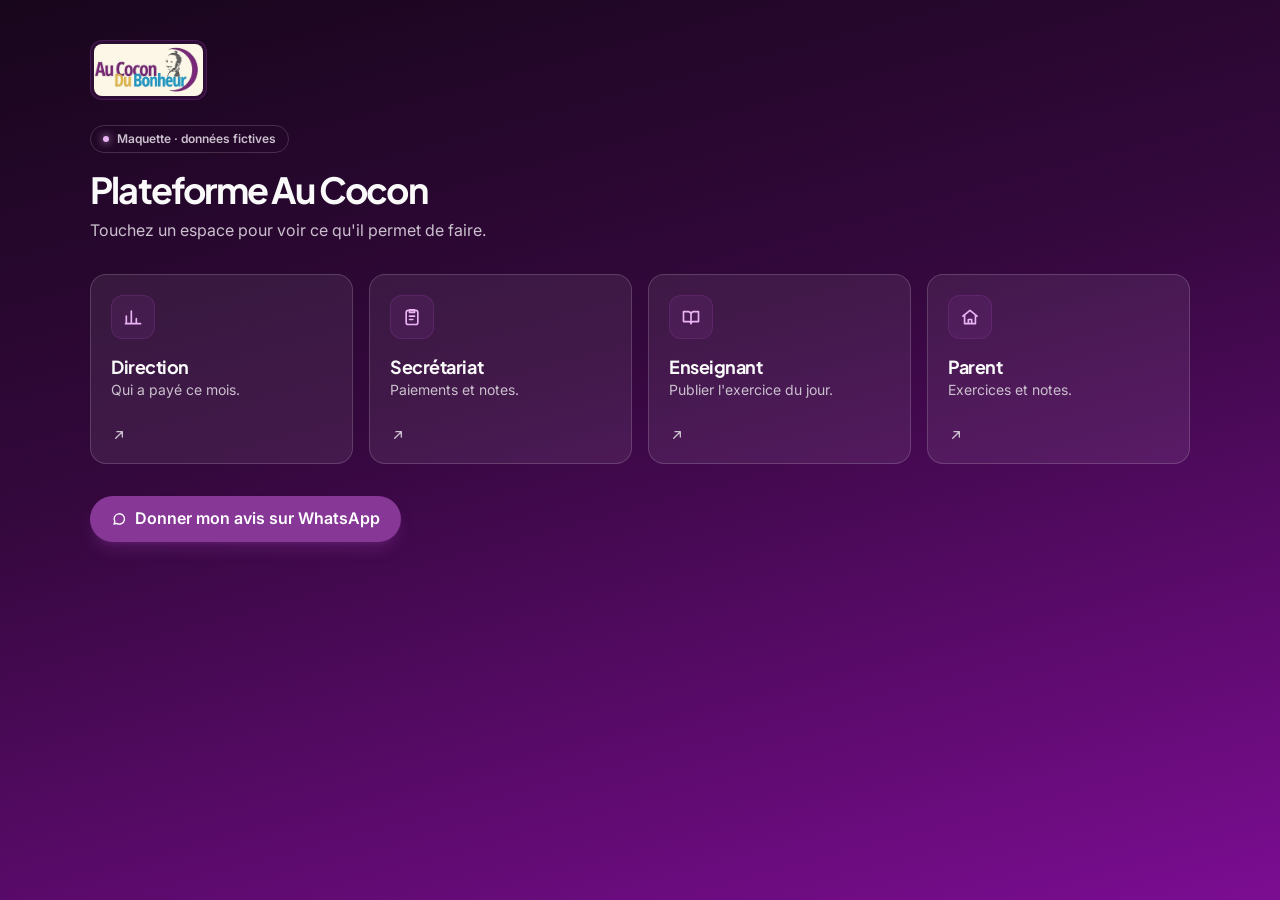
<file: demo-plateforme/index.html>
<!DOCTYPE html>
<html lang="fr">
<head>
  <meta charset="utf-8">
  <meta name="viewport" content="width=device-width, initial-scale=1, viewport-fit=cover">
  <title>Plateforme Au Cocon — maquette</title>
  <!-- Maquette de travail pour la direction : aucun lien ne mène ici. -->
  <meta name="robots" content="noindex, nofollow">
  <link rel="icon" href="/favicon.png" sizes="32x32">
  <link rel="preconnect" href="https://fonts.googleapis.com">
  <link rel="preconnect" href="https://fonts.gstatic.com" crossorigin>
  <link href="https://fonts.googleapis.com/css2?family=Plus+Jakarta+Sans:wght@700;800&family=Inter:wght@400;500;600;700;900&display=swap" rel="stylesheet">
  <link rel="stylesheet" href="/demo-plateforme/demo.css">
</head>
<body>
<main class="accueil">
  <span class="tuile-logo"><img src="/images/logo-cocon-262.webp" width="262" height="125" alt="Au Cocon Du Bonheur"></span><br>
  <span class="pastille">Maquette · données fictives</span>
  <h1>Plateforme Au Cocon</h1>
  <p class="accueil__phrase">Touchez un espace pour voir ce qu'il permet de faire.</p>

  <nav class="espaces" aria-label="Espaces">
    <a class="espace" href="/demo-plateforme/direction.html">
      <span class="espace__rond"><svg class="ico" aria-hidden="true"><use href="#i-direction"/></svg></span>
      <span class="espace__txt"><span class="espace__nom">Direction</span><span class="espace__quoi">Qui a payé ce mois.</span></span>
      <svg class="ico" aria-hidden="true"><use href="#i-fleche"/></svg>
    </a>
    <a class="espace" href="/demo-plateforme/secretariat.html">
      <span class="espace__rond"><svg class="ico" aria-hidden="true"><use href="#i-secretariat"/></svg></span>
      <span class="espace__txt"><span class="espace__nom">Secrétariat</span><span class="espace__quoi">Paiements et notes.</span></span>
      <svg class="ico" aria-hidden="true"><use href="#i-fleche"/></svg>
    </a>
    <a class="espace" href="/demo-plateforme/enseignant.html">
      <span class="espace__rond"><svg class="ico" aria-hidden="true"><use href="#i-enseignant"/></svg></span>
      <span class="espace__txt"><span class="espace__nom">Enseignant</span><span class="espace__quoi">Publier l'exercice du jour.</span></span>
      <svg class="ico" aria-hidden="true"><use href="#i-fleche"/></svg>
    </a>
    <a class="espace" href="/demo-plateforme/parent.html">
      <span class="espace__rond"><svg class="ico" aria-hidden="true"><use href="#i-parent"/></svg></span>
      <span class="espace__txt"><span class="espace__nom">Parent</span><span class="espace__quoi">Exercices et notes.</span></span>
      <svg class="ico" aria-hidden="true"><use href="#i-fleche"/></svg>
    </a>
  </nav>

  <p class="avis">
    <a class="btn" id="avis" target="_blank" rel="noopener" href="#">
      <svg class="ico" aria-hidden="true"><use href="#i-message"/></svg>Donner mon avis sur WhatsApp
    </a>
  </p>
</main>

<script src="/demo-plateforme/donnees.js"></script>
<script src="/demo-plateforme/demo.js"></script>
<script>
  document.getElementById("avis").href = DEMO_UI.wa("Mon avis sur la maquette de la plateforme Au Cocon :\n\n");
</script>
</body>
</html>
</file>
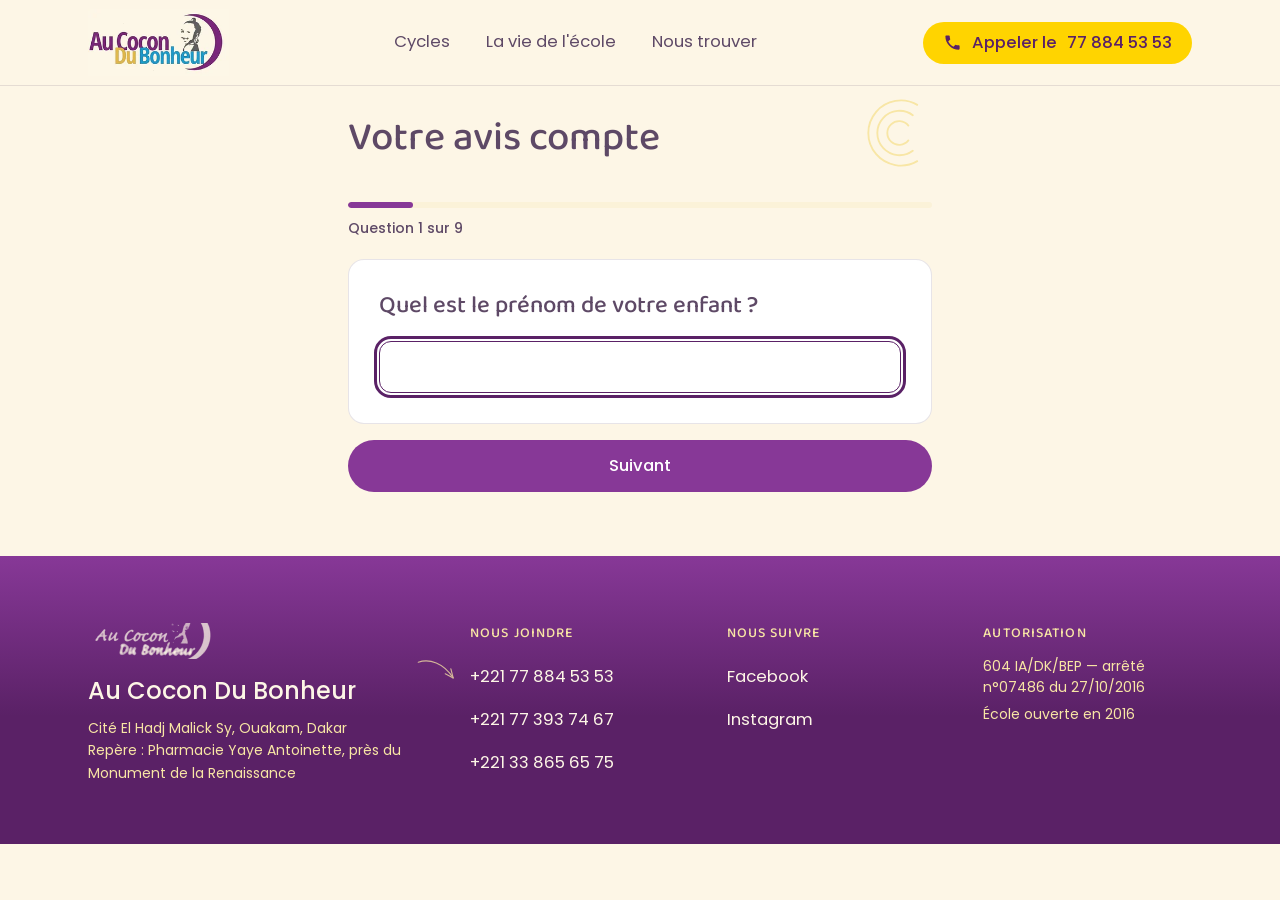
<file: enquete/index.html>
<!DOCTYPE html>
<html lang="fr">
<head>
  <meta charset="utf-8">
  <meta name="viewport" content="width=device-width, initial-scale=1">

  <title>Enquête de satisfaction — Au Cocon Du Bonheur</title>
  <meta name="description" content="Votre avis sur l'école Au Cocon Du Bonheur à Ouakam, Dakar. Cinq minutes, anonyme si vous le souhaitez.">

  <!-- Page de formulaire : elle n'a rien à faire dans un résultat de recherche
       et rien à gagner à être partagée. Pas d'Open Graph, pas d'indexation. -->
  <meta name="robots" content="noindex, nofollow">

  <link rel="icon" href="/favicon.png" sizes="32x32">
  <link rel="apple-touch-icon" href="/apple-touch-icon.png">

  <link rel="preconnect" href="https://fonts.googleapis.com">
  <link rel="preconnect" href="https://fonts.gstatic.com" crossorigin>
  <link href="https://fonts.googleapis.com/css2?family=Baloo+2:wght@500&family=Poppins:wght@400;500&display=swap" rel="stylesheet">

  <!-- Le design system du site fait autorité : couleurs, échelle typographique,
       rayons, anneau de focus. La feuille ci-dessous n'ajoute QUE le formulaire. -->
  <link rel="stylesheet" href="/styles.css">
  <link rel="stylesheet" href="/enquete/enquete.css">
</head>
<body class="page-enquete">

<!-- Les deux seules marques utilisées ici. Le sprite complet vit dans
     index.html ; le dupliquer entier coûterait 4 Ko pour rien. -->
<svg width="0" height="0" aria-hidden="true" focusable="false"
     style="position:absolute;width:0;height:0;overflow:hidden">
  <defs>
    <symbol id="m-cocon" viewBox="0 0 100 100" fill="none" stroke="currentColor"
            stroke-width="2.5" stroke-linecap="round" vector-effect="non-scaling-stroke">
      <path d="M72 12A44 44 0 1 0 72 88"/>
      <path d="M66 26A30 30 0 1 0 66 74"/>
      <path d="M60 40A16 16 0 1 0 60 60"/>
    </symbol>
    <symbol id="m-fil" viewBox="0 0 100 60" fill="none" stroke="currentColor"
            stroke-width="2.5" stroke-linecap="round" stroke-linejoin="round"
            vector-effect="non-scaling-stroke">
      <path d="M3 14C26 3 58 10 82 40"/>
      <path d="M82 40 64 33M82 40 75 21"/>
    </symbol>
    <symbol id="m-coche" viewBox="0 0 100 100" fill="none" stroke="currentColor"
            stroke-width="11" stroke-linecap="round" stroke-linejoin="round">
      <path d="M14 53 38 77 86 22"/>
    </symbol>
  </defs>
</svg>

<header class="site-header">
  <div class="site-header__inner wrap">
    <a class="site-header__brand" href="/">
      <img class="site-header__logo" src="/images/logo-cocon-262.webp"
           srcset="/images/logo-cocon-262.webp 262w, /images/logo-cocon-524.webp 524w"
           sizes="262px" width="262" height="125" alt="Au Cocon Du Bonheur">
    </a>

    <nav class="site-nav" aria-label="Navigation principale">
      <a class="site-nav__link" href="/#cycles">Cycles</a>
      <a class="site-nav__link" href="/#activites">La vie de l'école</a>
      <a class="site-nav__link" href="/#contact">Nous trouver</a>
    </nav>

    <a class="btn-call" href="tel:+221778845353" aria-label="Appeler le 77 884 53 53">
      <svg class="btn-call__icon" viewBox="0 0 24 24" aria-hidden="true" focusable="false">
        <path d="M6.6 10.8c1.4 2.8 3.7 5.1 6.6 6.6l2.2-2.2c.3-.3.7-.4 1-.2 1.1.4 2.3.6 3.6.6.6 0 1 .4 1 1V20c0 .6-.4 1-1 1C10.7 21 3 13.3 3 4c0-.6.4-1 1-1h3.5c.6 0 1 .4 1 1 0 1.3.2 2.5.6 3.6.1.4 0 .8-.3 1L6.6 10.8Z" fill="currentColor" stroke="none"/>
      </svg>
      <span class="btn-call__label">Appeler le </span>77 884 53 53
    </a>
  </div>
</header>

<main class="section section--cream">
  <div class="wrap eq-wrap">

    <!-- ---------- Introduction ---------- -->
    <div class="eq-intro" id="eq-intro">
      <svg class="mark mark--r8 eq-intro__cocon" aria-hidden="true"><use href="#m-cocon"/></svg>
      <h1 class="eq-title">Votre avis compte</h1>
    </div>

    <!-- ---------- Le formulaire ----------
         IMPORTANT — lire avant de modifier.

         Ce formulaire est livré ENTIER et CLASSIQUE : les neuf questions se
         suivent dans un seul <form method="post">. Sans JavaScript, un parent
         voit tout, remplit tout, et envoie : le formulaire fonctionne.

         Le decoupage en etapes (une question par ecran) est applique PAR
         enquete.js au chargement. C'est un enrichissement, jamais une
         condition de fonctionnement.

         Ne jamais deplacer un champ hors de ce <form>, et ne jamais poser
         `hidden` sur une section dans le HTML : ce serait rendre une question
         invisible aux parents dont le script ne charge pas.
         ---------- -->
    <form class="eq-form" id="eq-form" method="post" action="/api/enquete" novalidate>

      <!-- Bande d'erreur generale : vide et masquee au depart. Elle recoit le
           focus quand l'envoi echoue, pour que le lecteur d'ecran l'annonce. -->
      <div class="eq-alert" id="eq-alert" role="alert" tabindex="-1" hidden></div>

      <!-- ===== 1. Prenom de l'enfant ===== -->
      <section class="eq-q" data-cle="enfant_prenom" data-type="texte" data-requis="1">
        <h2 class="eq-q__titre">Quel est le prénom de votre enfant&nbsp;?</h2>

        <label class="eq-label eq-label--repet" for="enfant_prenom">
          Prénom de l'enfant <span class="eq-req" aria-hidden="true">*</span>
        </label>
        <input class="eq-input" type="text" id="enfant_prenom" name="enfant_prenom"
               maxlength="60" autocomplete="off" enterkeyhint="next" required
               aria-describedby="err-enfant_prenom">
        <p class="eq-error" id="err-enfant_prenom" hidden></p>
      </section>

      <!-- ===== 2. Classe ===== -->
      <section class="eq-q" data-cle="classe" data-type="liste" data-requis="1" data-auto="1">
        <h2 class="eq-q__titre">Dans quelle classe est votre enfant&nbsp;?</h2>

        <label class="eq-label eq-label--repet" for="classe">
          Classe <span class="eq-req" aria-hidden="true">*</span>
        </label>
        <select class="eq-select" id="classe" name="classe" required
                aria-describedby="err-classe">
          <option value="">Choisissez la classe</option>
          <option value="Crèche">Crèche</option>
          <option value="Toute petite section">Toute petite section</option>
          <option value="Petite section">Petite section</option>
          <option value="Moyenne section">Moyenne section</option>
          <option value="Grande section">Grande section</option>
          <option value="CI">CI</option>
          <option value="CP">CP</option>
          <option value="CE1">CE1</option>
          <option value="CE2">CE2</option>
          <option value="CM1">CM1</option>
          <option value="CM2">CM2</option>
        </select>
        <p class="eq-error" id="err-classe" hidden></p>
      </section>

      <!-- ===== 3 a 6. Les quatre notes =====
           data-auto : un choix unique n'a pas besoin d'un bouton en plus.
           Le script avance tout seul apres 250 ms. Sans script, ce sont
           quatre groupes de boutons radio ordinaires. -->
      <section class="eq-q" data-cle="note_pedagogie" data-type="note" data-requis="1" data-auto="1">
        <h2 class="eq-q__titre" id="t-note_pedagogie">Pédagogie</h2>

        <div role="radiogroup" aria-labelledby="t-note_pedagogie" aria-describedby="err-note_pedagogie">
          <div class="eq-rate__scale">
            <span class="eq-rate__end">Pas satisfait</span>
            <div class="eq-rate__opts">
              <label class="eq-rate__opt"><input type="radio" name="note_pedagogie" value="1" required><span class="eq-rate__box">1</span></label>
              <label class="eq-rate__opt"><input type="radio" name="note_pedagogie" value="2"><span class="eq-rate__box">2</span></label>
              <label class="eq-rate__opt"><input type="radio" name="note_pedagogie" value="3"><span class="eq-rate__box">3</span></label>
              <label class="eq-rate__opt"><input type="radio" name="note_pedagogie" value="4"><span class="eq-rate__box">4</span></label>
              <label class="eq-rate__opt"><input type="radio" name="note_pedagogie" value="5"><span class="eq-rate__box">5</span></label>
            </div>
            <span class="eq-rate__end eq-rate__end--hi">Très satisfait</span>
          </div>
        </div>
        <p class="eq-error" id="err-note_pedagogie" hidden></p>
      </section>

      <section class="eq-q" data-cle="note_communication" data-type="note" data-requis="1" data-auto="1">
        <h2 class="eq-q__titre" id="t-note_communication">Communication avec les parents</h2>

        <div role="radiogroup" aria-labelledby="t-note_communication" aria-describedby="err-note_communication">
          <div class="eq-rate__scale">
            <span class="eq-rate__end">Pas satisfait</span>
            <div class="eq-rate__opts">
              <label class="eq-rate__opt"><input type="radio" name="note_communication" value="1" required><span class="eq-rate__box">1</span></label>
              <label class="eq-rate__opt"><input type="radio" name="note_communication" value="2"><span class="eq-rate__box">2</span></label>
              <label class="eq-rate__opt"><input type="radio" name="note_communication" value="3"><span class="eq-rate__box">3</span></label>
              <label class="eq-rate__opt"><input type="radio" name="note_communication" value="4"><span class="eq-rate__box">4</span></label>
              <label class="eq-rate__opt"><input type="radio" name="note_communication" value="5"><span class="eq-rate__box">5</span></label>
            </div>
            <span class="eq-rate__end eq-rate__end--hi">Très satisfait</span>
          </div>
        </div>
        <p class="eq-error" id="err-note_communication" hidden></p>
      </section>

      <section class="eq-q" data-cle="note_encadrement" data-type="note" data-requis="1" data-auto="1">
        <h2 class="eq-q__titre" id="t-note_encadrement">Encadrement des enfants</h2>

        <div role="radiogroup" aria-labelledby="t-note_encadrement" aria-describedby="err-note_encadrement">
          <div class="eq-rate__scale">
            <span class="eq-rate__end">Pas satisfait</span>
            <div class="eq-rate__opts">
              <label class="eq-rate__opt"><input type="radio" name="note_encadrement" value="1" required><span class="eq-rate__box">1</span></label>
              <label class="eq-rate__opt"><input type="radio" name="note_encadrement" value="2"><span class="eq-rate__box">2</span></label>
              <label class="eq-rate__opt"><input type="radio" name="note_encadrement" value="3"><span class="eq-rate__box">3</span></label>
              <label class="eq-rate__opt"><input type="radio" name="note_encadrement" value="4"><span class="eq-rate__box">4</span></label>
              <label class="eq-rate__opt"><input type="radio" name="note_encadrement" value="5"><span class="eq-rate__box">5</span></label>
            </div>
            <span class="eq-rate__end eq-rate__end--hi">Très satisfait</span>
          </div>
        </div>
        <p class="eq-error" id="err-note_encadrement" hidden></p>
      </section>

      <section class="eq-q" data-cle="note_locaux" data-type="note" data-requis="1" data-auto="1">
        <h2 class="eq-q__titre" id="t-note_locaux">Locaux et matériel</h2>

        <div role="radiogroup" aria-labelledby="t-note_locaux" aria-describedby="err-note_locaux">
          <div class="eq-rate__scale">
            <span class="eq-rate__end">Pas satisfait</span>
            <div class="eq-rate__opts">
              <label class="eq-rate__opt"><input type="radio" name="note_locaux" value="1" required><span class="eq-rate__box">1</span></label>
              <label class="eq-rate__opt"><input type="radio" name="note_locaux" value="2"><span class="eq-rate__box">2</span></label>
              <label class="eq-rate__opt"><input type="radio" name="note_locaux" value="3"><span class="eq-rate__box">3</span></label>
              <label class="eq-rate__opt"><input type="radio" name="note_locaux" value="4"><span class="eq-rate__box">4</span></label>
              <label class="eq-rate__opt"><input type="radio" name="note_locaux" value="5"><span class="eq-rate__box">5</span></label>
            </div>
            <span class="eq-rate__end eq-rate__end--hi">Très satisfait</span>
          </div>
        </div>
        <p class="eq-error" id="err-note_locaux" hidden></p>
      </section>

      <!-- ===== 7. Recommandation =====
           Choix unique lui aussi : meme traitement que les notes. -->
      <section class="eq-q" data-cle="recommande" data-type="choix" data-requis="1" data-auto="1">
        <h2 class="eq-q__titre" id="t-recommande">Recommanderiez-vous l'école&nbsp;?</h2>

        <div role="radiogroup" aria-labelledby="t-recommande" aria-describedby="err-recommande">
          <div class="eq-yn__opts">
            <label class="eq-yn__opt"><input type="radio" name="recommande" value="oui" required><span class="eq-yn__box">Oui</span></label>
            <label class="eq-yn__opt"><input type="radio" name="recommande" value="non"><span class="eq-yn__box">Non</span></label>
          </div>
        </div>
        <p class="eq-error" id="err-recommande" hidden></p>
      </section>

      <!-- ===== 8. Points forts ===== -->
      <section class="eq-q" data-cle="points_forts" data-type="texte-long">
        <h2 class="eq-q__titre">Qu'est-ce qui vous plaît le plus&nbsp;? <span class="eq-opt">(facultatif)</span></h2>

        <label class="eq-label eq-label--repet" for="points_forts">
          Ce qui vous plaît le plus <span class="eq-opt">(facultatif)</span>
        </label>
        <textarea class="eq-textarea" id="points_forts" name="points_forts"
                  rows="4" maxlength="2000"></textarea>
      </section>

      <!-- ===== 9. Suggestions + le parent =====
           Le nom du parent arrive en DERNIER, et facultatif : on ne demande pas
           a quelqu'un de se nommer avant de lui demander son avis. -->
      <section class="eq-q" data-cle="suggestions" data-type="texte-long">
        <h2 class="eq-q__titre">Qu'est-ce qui pourrait être amélioré&nbsp;? <span class="eq-opt">(facultatif)</span></h2>

        <label class="eq-label eq-label--repet" for="suggestions">
          Ce qui pourrait être amélioré <span class="eq-opt">(facultatif)</span>
        </label>
        <textarea class="eq-textarea" id="suggestions" name="suggestions"
                  rows="4" maxlength="2000"></textarea>

        <div class="eq-parent">

          <div class="eq-duo">
            <div class="eq-field">
              <label class="eq-label" for="parent_prenom">
                Votre prénom <span class="eq-opt">(facultatif)</span>
              </label>
              <input class="eq-input" type="text" id="parent_prenom" name="parent_prenom"
                     maxlength="60" autocomplete="given-name" enterkeyhint="next">
            </div>

            <div class="eq-field">
              <label class="eq-label" for="parent_nom">
                Votre nom <span class="eq-opt">(facultatif)</span>
              </label>
              <input class="eq-input" type="text" id="parent_nom" name="parent_nom"
                     maxlength="60" autocomplete="family-name" enterkeyhint="done">
            </div>
          </div>

          <p class="eq-anon">
            Laissez ces champs vides si vous préférez répondre anonymement.
          </p>
        </div>
      </section>

      <!-- Piege a robot. Un humain ne le voit pas et ne peut pas le remplir :
           hors ecran, hors tabulation, hors autocompletion.
           Rempli = la reponse est rejetee cote serveur. -->
      <div class="eq-hp" aria-hidden="true">
        <label for="eq_site">Ne remplissez pas ce champ</label>
        <input type="text" id="eq_site" name="site_web" tabindex="-1" autocomplete="off">
      </div>

      <!-- Le bouton d'envoi existe dans le HTML livre : sans JavaScript, c'est
           lui qui envoie le formulaire complet. Avec JavaScript, il n'apparait
           qu'a la derniere etape, apres le recapitulatif. -->
      <div class="eq-submit" id="eq-submit">
        <button class="eq-btn" type="submit" id="eq-send">
          <span class="eq-btn__label">Envoyer mes réponses</span>
        </button>
        <p class="eq-submit__note">Seules les questions marquées « facultatif » peuvent rester vides.</p>
      </div>
    </form>

    <!-- ---------- Écran de confirmation ----------
         Pas une alert() : un vrai écran, qui reste à l'écran, et qui ne
         renvoie nulle part tout seul. -->
    <div class="eq-done" id="eq-done" role="status" tabindex="-1" hidden>
      <svg class="eq-done__coche" aria-hidden="true"><use href="#m-coche"/></svg>
      <h2 class="eq-done__title">Merci pour votre réponse</h2>
      <p class="eq-done__text">
        Elle est bien enregistrée. La direction de l'école lit toutes les
        réponses&nbsp;: la vôtre comptera dans ce qui sera décidé cette année.
      </p>
      <p class="eq-done__text eq-done__text--fine">
        Vous pouvez fermer cette page.
      </p>
      <div class="eq-done__actions">
        <a class="btn btn--ghost" href="/">Retour au site de l'école</a>
        <a class="btn btn--call" href="tel:+221778845353">
          <span>Appeler l'école</span>
        </a>
      </div>
    </div>

  </div>
</main>

<footer class="site-footer on-purple">
  <div class="wrap footer__wrap">

    <div class="footer__brand">
      <img class="footer__logo"
           src="/images/logo-creme-248.webp"
           srcset="/images/logo-creme-248.webp 248w, /images/logo-creme-496.webp 496w"
           sizes="124px"
           width="248" height="72"
           alt="Au Cocon Du Bonheur"
           loading="lazy">
      <p class="footer__name">Au Cocon Du Bonheur</p>
      <p class="footer__address">
        Cité El Hadj Malick Sy, Ouakam, Dakar<br>
        Repère&nbsp;: Pharmacie Yaye Antoinette, près du Monument de la Renaissance
      </p>
    </div>

    <div class="footer__col">
      <h3 class="footer__heading">Nous joindre</h3>
      <ul class="footer__list footer__list--joindre">
        <li class="footer__row--tel"><svg class="mark mark--r6 footer__fil" aria-hidden="true"><use href="#m-fil"/></svg><a class="footer__link" href="tel:+221778845353">+221 77 884 53 53</a></li>
        <li><a class="footer__link" href="tel:+221773937467">+221 77 393 74 67</a></li>
        <li><a class="footer__link" href="tel:+221338656575">+221 33 865 65 75</a></li>
      </ul>
    </div>

    <div class="footer__col">
      <h3 class="footer__heading">Nous suivre</h3>
      <ul class="footer__list">
        <li><a class="footer__link" href="https://www.facebook.com/aucocondubonheur" target="_blank" rel="noopener">Facebook</a></li>
        <li><a class="footer__link" href="https://www.instagram.com/au_cocon_du_bonheur/" target="_blank" rel="noopener">Instagram</a></li>
      </ul>
    </div>

    <div class="footer__col">
      <h3 class="footer__heading">Autorisation</h3>
      <p class="footer__legal">604 IA/DK/BEP — arrêté n°07486 du 27/10/2016</p>
      <p class="footer__legal">École ouverte en 2016</p>
    </div>

  </div>
</footer>

<script defer src="/enquete/enquete.js"></script>
</body>
</html>
</file>
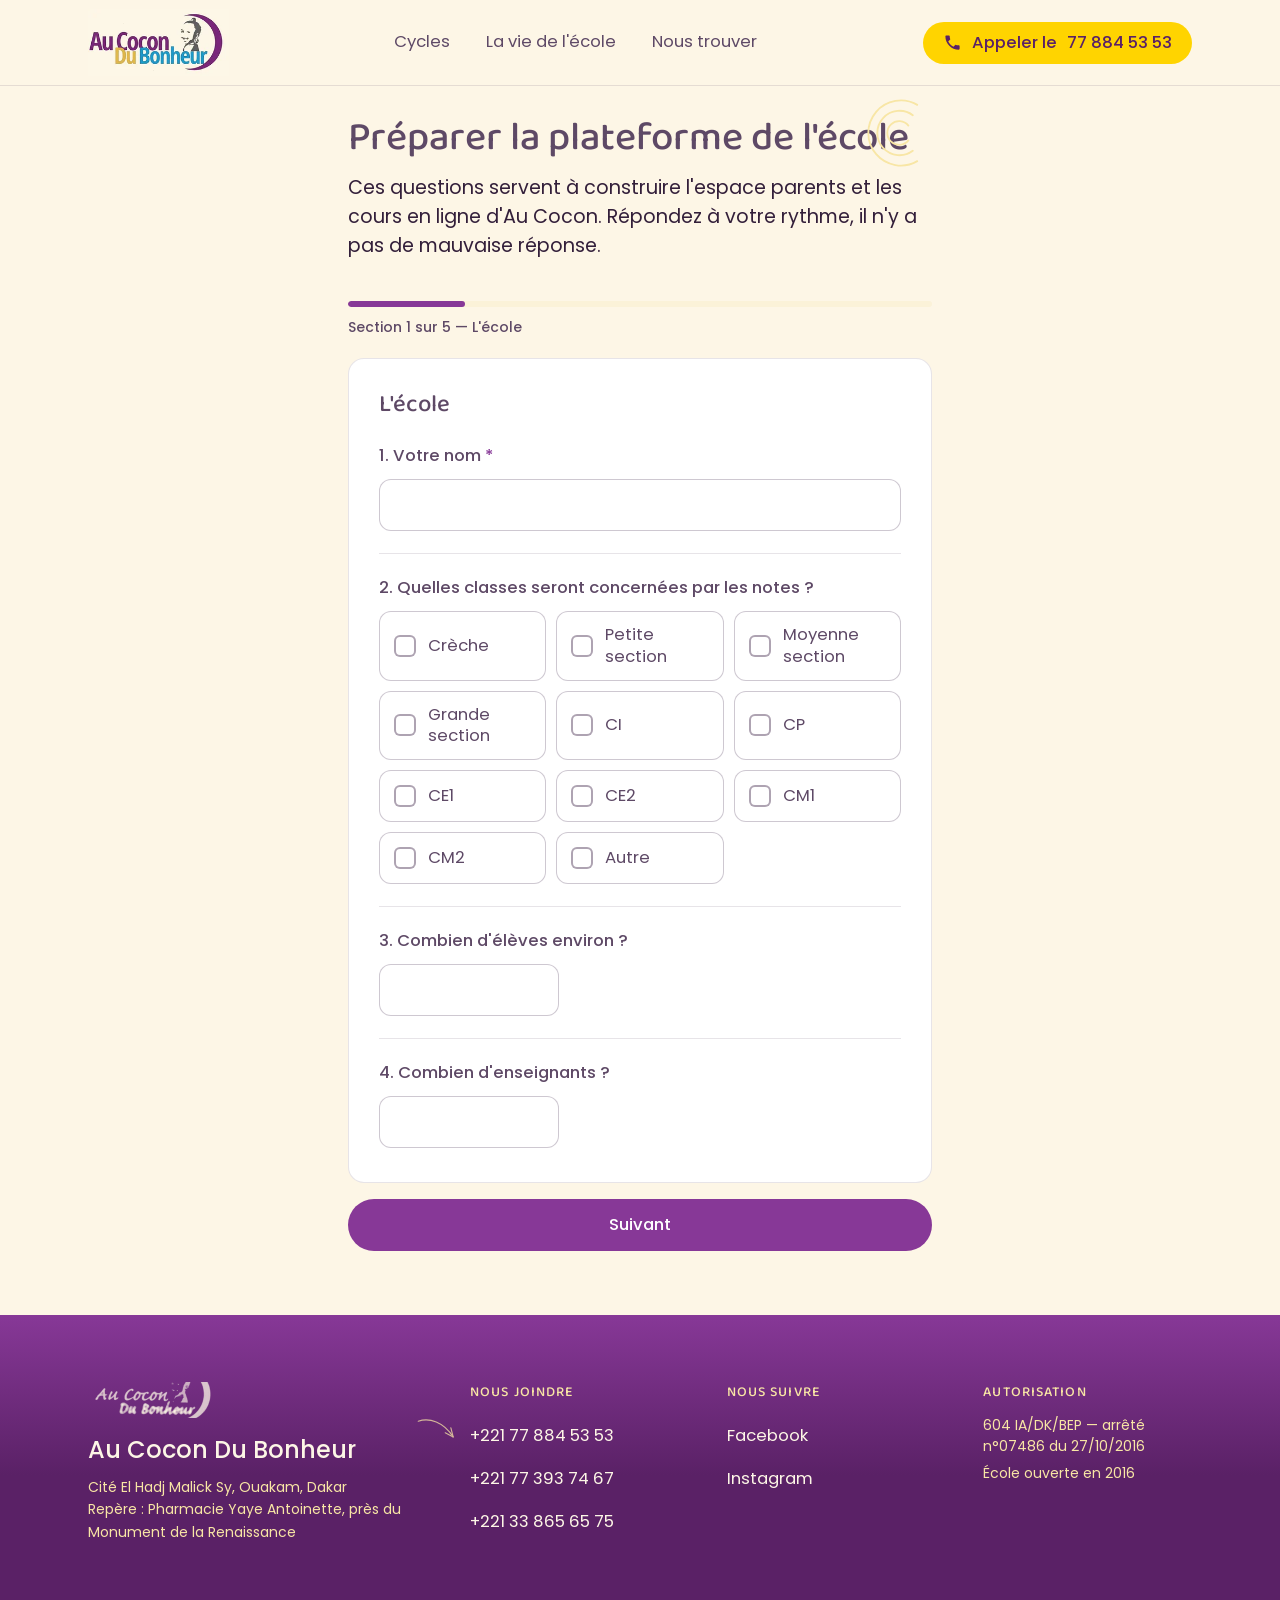
<file: questionnaire-plateforme/index.html>
<!DOCTYPE html>
<html lang="fr">
<head>
  <meta charset="utf-8">
  <meta name="viewport" content="width=device-width, initial-scale=1">

  <title>Questionnaire plateforme — Au Cocon Du Bonheur</title>
  <meta name="description" content="Questionnaire de la direction pour préparer l'espace parents et les cours en ligne d'Au Cocon Du Bonheur.">

  <!-- Page de travail pour la direction : aucun lien ne mène ici, et
       elle n'a rien à faire dans un moteur de recherche. -->
  <meta name="robots" content="noindex, nofollow">

  <link rel="icon" href="/favicon.png" sizes="32x32">
  <link rel="apple-touch-icon" href="/apple-touch-icon.png">

  <link rel="preconnect" href="https://fonts.googleapis.com">
  <link rel="preconnect" href="https://fonts.gstatic.com" crossorigin>
  <link href="https://fonts.googleapis.com/css2?family=Baloo+2:wght@500&family=Poppins:wght@400;500&display=swap" rel="stylesheet">

  <!-- Même habillage que l'enquête parents : le design system du site,
       puis la feuille du formulaire d'enquête (LUE, jamais modifiée d'ici).
       qp.css n'ajoute que ce que l'enquête n'a pas : cases à cocher,
       champ « Autre », classement. -->
  <link rel="stylesheet" href="/styles.css">
  <link rel="stylesheet" href="/enquete/enquete.css">
  <link rel="stylesheet" href="/questionnaire-plateforme/qp.css">
</head>
<body class="page-enquete">

<svg width="0" height="0" aria-hidden="true" focusable="false"
     style="position:absolute;width:0;height:0;overflow:hidden">
  <defs>
    <symbol id="m-cocon" viewBox="0 0 100 100" fill="none" stroke="currentColor"
            stroke-width="2.5" stroke-linecap="round" vector-effect="non-scaling-stroke">
      <path d="M72 12A44 44 0 1 0 72 88"/>
      <path d="M66 26A30 30 0 1 0 66 74"/>
      <path d="M60 40A16 16 0 1 0 60 60"/>
    </symbol>
    <symbol id="m-fil" viewBox="0 0 100 60" fill="none" stroke="currentColor"
            stroke-width="2.5" stroke-linecap="round" stroke-linejoin="round"
            vector-effect="non-scaling-stroke">
      <path d="M3 14C26 3 58 10 82 40"/>
      <path d="M82 40 64 33M82 40 75 21"/>
    </symbol>
    <symbol id="m-coche" viewBox="0 0 100 100" fill="none" stroke="currentColor"
            stroke-width="11" stroke-linecap="round" stroke-linejoin="round">
      <path d="M14 53 38 77 86 22"/>
    </symbol>
  </defs>
</svg>

<header class="site-header">
  <div class="site-header__inner wrap">
    <a class="site-header__brand" href="/">
      <img class="site-header__logo" src="/images/logo-cocon-262.webp"
           srcset="/images/logo-cocon-262.webp 262w, /images/logo-cocon-524.webp 524w"
           sizes="262px" width="262" height="125" alt="Au Cocon Du Bonheur">
    </a>

    <nav class="site-nav" aria-label="Navigation principale">
      <a class="site-nav__link" href="/#cycles">Cycles</a>
      <a class="site-nav__link" href="/#activites">La vie de l'école</a>
      <a class="site-nav__link" href="/#contact">Nous trouver</a>
    </nav>

    <a class="btn-call" href="tel:+221778845353" aria-label="Appeler le 77 884 53 53">
      <svg class="btn-call__icon" viewBox="0 0 24 24" aria-hidden="true" focusable="false">
        <path d="M6.6 10.8c1.4 2.8 3.7 5.1 6.6 6.6l2.2-2.2c.3-.3.7-.4 1-.2 1.1.4 2.3.6 3.6.6.6 0 1 .4 1 1V20c0 .6-.4 1-1 1C10.7 21 3 13.3 3 4c0-.6.4-1 1-1h3.5c.6 0 1 .4 1 1 0 1.3.2 2.5.6 3.6.1.4 0 .8-.3 1L6.6 10.8Z" fill="currentColor" stroke="none"/>
      </svg>
      <span class="btn-call__label">Appeler le </span>77 884 53 53
    </a>
  </div>
</header>

<main class="section section--cream">
  <div class="wrap eq-wrap">

    <div class="eq-intro" id="qp-intro">
      <svg class="mark mark--r8 eq-intro__cocon" aria-hidden="true"><use href="#m-cocon"/></svg>
      <h1 class="eq-title">Préparer la plateforme de l'école</h1>
      <p class="qp-intro__texte">Ces questions servent à construire l'espace parents et les cours en ligne d'Au Cocon. Répondez à votre rythme, il n'y a pas de mauvaise réponse.</p>
    </div>

    <!-- ---------- Le formulaire ----------
         Comme l'enquête parents : livré ENTIER et CLASSIQUE. Sans
         JavaScript, les cinq sections se suivent et le formulaire part
         tel quel chez Web3Forms (action + access_key ci-dessous).

         qp.js le découpe en une section par écran, gère « Autre », le
         classement, le brouillon, et envoie une version mise en forme.

         Chaque question est un .qp-q : son intitulé (.qp-q__lab) devient
         le libellé de la réponse dans le mail. Changer l'intitulé change
         donc le mail, rien d'autre à toucher.
         ---------- -->
    <form class="eq-form" id="qp-form" method="post" action="https://api.web3forms.com/submit" novalidate>
      <input type="hidden" name="access_key" value="bb8621a4-92fa-4055-a5f3-8a3c8317e3ec">
      <input type="hidden" name="subject" value="Questionnaire plateforme">
      <input type="hidden" name="from_name" value="Questionnaire Au Cocon">

      <div class="eq-alert" id="qp-alert" role="alert" tabindex="-1" hidden></div>

      <!-- ===== Section 1 — L'école ===== -->
      <section class="eq-q qp-etape">
        <p class="qp-etape__num">Section 1 sur 5</p>
        <h2 class="eq-q__titre">L'école</h2>

        <div class="qp-q">
          <label class="qp-q__lab" for="qp-nom">1. Votre nom <span class="eq-req" aria-hidden="true">*</span></label>
          <input class="eq-input" type="text" id="qp-nom" name="Votre nom" maxlength="80"
                 autocomplete="name" enterkeyhint="next" required aria-describedby="err-qp-nom">
          <p class="eq-error" id="err-qp-nom" hidden></p>
        </div>

        <div class="qp-q">
          <p class="qp-q__lab" id="l-q2">2. Quelles classes seront concernées par les notes&nbsp;?</p>
          <div class="qp-choix qp-choix--grille" role="group" aria-labelledby="l-q2">
            <label class="qp-opt"><input type="checkbox" name="Q2 Classes (notes)" value="Crèche"><span class="qp-opt__box">Crèche</span></label>
            <label class="qp-opt"><input type="checkbox" name="Q2 Classes (notes)" value="Petite section"><span class="qp-opt__box">Petite section</span></label>
            <label class="qp-opt"><input type="checkbox" name="Q2 Classes (notes)" value="Moyenne section"><span class="qp-opt__box">Moyenne section</span></label>
            <label class="qp-opt"><input type="checkbox" name="Q2 Classes (notes)" value="Grande section"><span class="qp-opt__box">Grande section</span></label>
            <label class="qp-opt"><input type="checkbox" name="Q2 Classes (notes)" value="CI"><span class="qp-opt__box">CI</span></label>
            <label class="qp-opt"><input type="checkbox" name="Q2 Classes (notes)" value="CP"><span class="qp-opt__box">CP</span></label>
            <label class="qp-opt"><input type="checkbox" name="Q2 Classes (notes)" value="CE1"><span class="qp-opt__box">CE1</span></label>
            <label class="qp-opt"><input type="checkbox" name="Q2 Classes (notes)" value="CE2"><span class="qp-opt__box">CE2</span></label>
            <label class="qp-opt"><input type="checkbox" name="Q2 Classes (notes)" value="CM1"><span class="qp-opt__box">CM1</span></label>
            <label class="qp-opt"><input type="checkbox" name="Q2 Classes (notes)" value="CM2"><span class="qp-opt__box">CM2</span></label>
            <label class="qp-opt"><input type="checkbox" name="Q2 Classes (notes)" value="Autre" data-autre><span class="qp-opt__box">Autre</span></label>
          </div>
          <input class="eq-input qp-autre" type="text" name="Q2 Autre" maxlength="200" aria-label="Autre classe : précisez" placeholder="Autre : précisez">
        </div>

        <div class="qp-q">
          <label class="qp-q__lab" for="qp-q3">3. Combien d'élèves environ&nbsp;?</label>
          <input class="eq-input qp-nombre" type="number" id="qp-q3" name="Q3 Nombre d'élèves" min="0" max="5000" inputmode="numeric">
        </div>

        <div class="qp-q">
          <label class="qp-q__lab" for="qp-q4">4. Combien d'enseignants&nbsp;?</label>
          <input class="eq-input qp-nombre" type="number" id="qp-q4" name="Q4 Nombre d'enseignants" min="0" max="500" inputmode="numeric">
        </div>
      </section>

      <!-- ===== Section 2 — Les notes ===== -->
      <section class="eq-q qp-etape">
        <p class="qp-etape__num">Section 2 sur 5</p>
        <h2 class="eq-q__titre">Les notes</h2>

        <div class="qp-q">
          <p class="qp-q__lab" id="l-q5">5. Qui saisira les notes&nbsp;?</p>
          <div class="qp-choix" role="radiogroup" aria-labelledby="l-q5">
            <label class="qp-opt qp-opt--rond"><input type="radio" name="Q5 Saisie des notes" value="Moi seule"><span class="qp-opt__box">Moi seule</span></label>
            <label class="qp-opt qp-opt--rond"><input type="radio" name="Q5 Saisie des notes" value="Chaque enseignant pour sa classe"><span class="qp-opt__box">Chaque enseignant pour sa classe</span></label>
            <label class="qp-opt qp-opt--rond"><input type="radio" name="Q5 Saisie des notes" value="Une secrétaire"><span class="qp-opt__box">Une secrétaire</span></label>
            <label class="qp-opt qp-opt--rond"><input type="radio" name="Q5 Saisie des notes" value="Autre" data-autre><span class="qp-opt__box">Autre</span></label>
          </div>
          <input class="eq-input qp-autre" type="text" name="Q5 Autre" maxlength="200" aria-label="Autre : précisez" placeholder="Autre : précisez">
        </div>

        <div class="qp-q">
          <p class="qp-q__lab" id="l-q6">6. À quel rythme&nbsp;?</p>
          <div class="qp-choix" role="radiogroup" aria-labelledby="l-q6">
            <label class="qp-opt qp-opt--rond"><input type="radio" name="Q6 Rythme" value="Après chaque devoir"><span class="qp-opt__box">Après chaque devoir</span></label>
            <label class="qp-opt qp-opt--rond"><input type="radio" name="Q6 Rythme" value="Chaque mois"><span class="qp-opt__box">Chaque mois</span></label>
            <label class="qp-opt qp-opt--rond"><input type="radio" name="Q6 Rythme" value="Chaque trimestre"><span class="qp-opt__box">Chaque trimestre</span></label>
            <label class="qp-opt qp-opt--rond"><input type="radio" name="Q6 Rythme" value="Autre" data-autre><span class="qp-opt__box">Autre</span></label>
          </div>
          <input class="eq-input qp-autre" type="text" name="Q6 Autre" maxlength="200" aria-label="Autre rythme : précisez" placeholder="Autre : précisez">
        </div>

        <div class="qp-q">
          <p class="qp-q__lab" id="l-q7">7. Sous quelle forme&nbsp;?</p>
          <div class="qp-choix" role="group" aria-labelledby="l-q7">
            <label class="qp-opt"><input type="checkbox" name="Q7 Forme des notes" value="Note sur 10"><span class="qp-opt__box">Note sur 10</span></label>
            <label class="qp-opt"><input type="checkbox" name="Q7 Forme des notes" value="Note sur 20"><span class="qp-opt__box">Note sur 20</span></label>
            <label class="qp-opt"><input type="checkbox" name="Q7 Forme des notes" value="Appréciation (Très bien, Bien, Assez bien…)"><span class="qp-opt__box">Appréciation (Très bien, Bien, Assez bien…)</span></label>
            <label class="qp-opt"><input type="checkbox" name="Q7 Forme des notes" value="Autre" data-autre><span class="qp-opt__box">Autre</span></label>
          </div>
          <input class="eq-input qp-autre" type="text" name="Q7 Autre" maxlength="200" aria-label="Autre forme : précisez" placeholder="Autre : précisez">
        </div>

        <div class="qp-q">
          <label class="qp-q__lab" for="qp-q8">8. Quelles matières&nbsp;?</label>
          <input class="eq-input" type="text" id="qp-q8" name="Q8 Matières" maxlength="500">
        </div>

        <div class="qp-q">
          <p class="qp-q__lab" id="l-q9">9. Voulez-vous un bulletin que les parents peuvent télécharger&nbsp;?</p>
          <div class="qp-choix qp-choix--ligne" role="radiogroup" aria-labelledby="l-q9">
            <label class="qp-opt qp-opt--rond"><input type="radio" name="Q9 Bulletin téléchargeable" value="Oui"><span class="qp-opt__box">Oui</span></label>
            <label class="qp-opt qp-opt--rond"><input type="radio" name="Q9 Bulletin téléchargeable" value="Non"><span class="qp-opt__box">Non</span></label>
            <label class="qp-opt qp-opt--rond"><input type="radio" name="Q9 Bulletin téléchargeable" value="Je ne sais pas"><span class="qp-opt__box">Je ne sais pas</span></label>
          </div>
        </div>
      </section>

      <!-- ===== Section 3 — Les parents et les paiements ===== -->
      <section class="eq-q qp-etape">
        <p class="qp-etape__num">Section 3 sur 5</p>
        <h2 class="eq-q__titre">Les parents et les paiements</h2>

        <div class="qp-q">
          <p class="qp-q__lab" id="l-q10">10. Pour vous, un parent «&nbsp;en règle&nbsp;», c'est&nbsp;:</p>
          <div class="qp-choix" role="radiogroup" aria-labelledby="l-q10">
            <label class="qp-opt qp-opt--rond"><input type="radio" name="Q10 Parent en règle" value="Scolarité du mois payée"><span class="qp-opt__box">Scolarité du mois payée</span></label>
            <label class="qp-opt qp-opt--rond"><input type="radio" name="Q10 Parent en règle" value="Trimestre payé"><span class="qp-opt__box">Trimestre payé</span></label>
            <label class="qp-opt qp-opt--rond"><input type="radio" name="Q10 Parent en règle" value="Inscription payée"><span class="qp-opt__box">Inscription payée</span></label>
            <label class="qp-opt qp-opt--rond"><input type="radio" name="Q10 Parent en règle" value="Autre" data-autre><span class="qp-opt__box">Autre</span></label>
          </div>
          <input class="eq-input qp-autre" type="text" name="Q10 Autre" maxlength="200" aria-label="Autre : précisez" placeholder="Autre : précisez">
        </div>

        <div class="qp-q">
          <p class="qp-q__lab" id="l-q11">11. Aujourd'hui, comment suivez-vous qui a payé&nbsp;?</p>
          <div class="qp-choix qp-choix--grille" role="group" aria-labelledby="l-q11">
            <label class="qp-opt"><input type="checkbox" name="Q11 Suivi des paiements" value="Cahier"><span class="qp-opt__box">Cahier</span></label>
            <label class="qp-opt"><input type="checkbox" name="Q11 Suivi des paiements" value="Excel"><span class="qp-opt__box">Excel</span></label>
            <label class="qp-opt"><input type="checkbox" name="Q11 Suivi des paiements" value="Wave"><span class="qp-opt__box">Wave</span></label>
            <label class="qp-opt"><input type="checkbox" name="Q11 Suivi des paiements" value="Orange Money"><span class="qp-opt__box">Orange Money</span></label>
            <label class="qp-opt"><input type="checkbox" name="Q11 Suivi des paiements" value="Autre" data-autre><span class="qp-opt__box">Autre</span></label>
          </div>
          <input class="eq-input qp-autre" type="text" name="Q11 Autre" maxlength="200" aria-label="Autre moyen de suivi : précisez" placeholder="Autre : précisez">
        </div>

        <div class="qp-q">
          <p class="qp-q__lab" id="l-q12">12. Qui mettra à jour qui a payé sur la plateforme&nbsp;?</p>
          <div class="qp-choix" role="radiogroup" aria-labelledby="l-q12">
            <label class="qp-opt qp-opt--rond"><input type="radio" name="Q12 Mise à jour des paiements" value="Moi"><span class="qp-opt__box">Moi</span></label>
            <label class="qp-opt qp-opt--rond"><input type="radio" name="Q12 Mise à jour des paiements" value="Une secrétaire"><span class="qp-opt__box">Une secrétaire</span></label>
            <label class="qp-opt qp-opt--rond"><input type="radio" name="Q12 Mise à jour des paiements" value="Autre" data-autre><span class="qp-opt__box">Autre</span></label>
          </div>
          <input class="eq-input qp-autre" type="text" name="Q12 Autre" maxlength="200" aria-label="Autre : précisez" placeholder="Autre : précisez">
        </div>

        <div class="qp-q">
          <p class="qp-q__lab" id="l-q13">13. Un parent qui n'est pas en règle voit&nbsp;:</p>
          <div class="qp-choix" role="radiogroup" aria-labelledby="l-q13">
            <label class="qp-opt qp-opt--rond"><input type="radio" name="Q13 Parent pas en règle" value="Rien"><span class="qp-opt__box">Rien</span></label>
            <label class="qp-opt qp-opt--rond"><input type="radio" name="Q13 Parent pas en règle" value="Un message « Merci de contacter l'école »"><span class="qp-opt__box">Un message «&nbsp;Merci de contacter l'école&nbsp;»</span></label>
            <label class="qp-opt qp-opt--rond"><input type="radio" name="Q13 Parent pas en règle" value="Tout sauf les notes"><span class="qp-opt__box">Tout sauf les notes</span></label>
            <label class="qp-opt qp-opt--rond"><input type="radio" name="Q13 Parent pas en règle" value="Autre" data-autre><span class="qp-opt__box">Autre</span></label>
          </div>
          <input class="eq-input qp-autre" type="text" name="Q13 Autre" maxlength="200" aria-label="Autre : précisez" placeholder="Autre : précisez">
        </div>

        <div class="qp-q">
          <p class="qp-q__lab" id="l-q14">14. Comment les parents se connecteront&nbsp;?</p>
          <div class="qp-choix" role="radiogroup" aria-labelledby="l-q14">
            <label class="qp-opt qp-opt--rond"><input type="radio" name="Q14 Connexion des parents" value="Numéro de téléphone et code"><span class="qp-opt__box">Numéro de téléphone et code</span></label>
            <label class="qp-opt qp-opt--rond"><input type="radio" name="Q14 Connexion des parents" value="Email et mot de passe"><span class="qp-opt__box">Email et mot de passe</span></label>
            <label class="qp-opt qp-opt--rond"><input type="radio" name="Q14 Connexion des parents" value="Je ne sais pas"><span class="qp-opt__box">Je ne sais pas</span></label>
          </div>
        </div>

        <div class="qp-q">
          <p class="qp-q__lab" id="l-q15">15. Un parent peut-il avoir plusieurs enfants à l'école&nbsp;?</p>
          <div class="qp-choix qp-choix--ligne" role="radiogroup" aria-labelledby="l-q15">
            <label class="qp-opt qp-opt--rond"><input type="radio" name="Q15 Plusieurs enfants" value="Oui"><span class="qp-opt__box">Oui</span></label>
            <label class="qp-opt qp-opt--rond"><input type="radio" name="Q15 Plusieurs enfants" value="Non"><span class="qp-opt__box">Non</span></label>
          </div>
        </div>
      </section>

      <!-- ===== Section 4 — Cours et quiz ===== -->
      <section class="eq-q qp-etape">
        <p class="qp-etape__num">Section 4 sur 5</p>
        <h2 class="eq-q__titre">Cours et quiz</h2>

        <div class="qp-q">
          <p class="qp-q__lab" id="l-q16">16. Qui préparera les cours et enregistrera les audios&nbsp;?</p>
          <div class="qp-choix" role="radiogroup" aria-labelledby="l-q16">
            <label class="qp-opt qp-opt--rond"><input type="radio" name="Q16 Préparation des cours" value="Moi"><span class="qp-opt__box">Moi</span></label>
            <label class="qp-opt qp-opt--rond"><input type="radio" name="Q16 Préparation des cours" value="Les enseignants"><span class="qp-opt__box">Les enseignants</span></label>
            <label class="qp-opt qp-opt--rond"><input type="radio" name="Q16 Préparation des cours" value="Autre" data-autre><span class="qp-opt__box">Autre</span></label>
          </div>
          <input class="eq-input qp-autre" type="text" name="Q16 Autre" maxlength="200" aria-label="Autre : précisez" placeholder="Autre : précisez">
        </div>

        <div class="qp-q">
          <p class="qp-q__lab" id="l-q17">17. En quelles langues&nbsp;?</p>
          <div class="qp-choix qp-choix--grille" role="group" aria-labelledby="l-q17">
            <label class="qp-opt"><input type="checkbox" name="Q17 Langues" value="Français"><span class="qp-opt__box">Français</span></label>
            <label class="qp-opt"><input type="checkbox" name="Q17 Langues" value="Wolof"><span class="qp-opt__box">Wolof</span></label>
            <label class="qp-opt"><input type="checkbox" name="Q17 Langues" value="Anglais"><span class="qp-opt__box">Anglais</span></label>
            <label class="qp-opt"><input type="checkbox" name="Q17 Langues" value="Arabe"><span class="qp-opt__box">Arabe</span></label>
            <label class="qp-opt"><input type="checkbox" name="Q17 Langues" value="Autre" data-autre><span class="qp-opt__box">Autre</span></label>
          </div>
          <input class="eq-input qp-autre" type="text" name="Q17 Autre" maxlength="200" aria-label="Autre langue : précisez" placeholder="Autre : précisez">
        </div>

        <div class="qp-q">
          <p class="qp-q__lab" id="l-q18">18. Pour quelles classes&nbsp;?</p>
          <div class="qp-choix qp-choix--grille" role="group" aria-labelledby="l-q18">
            <label class="qp-opt"><input type="checkbox" name="Q18 Classes (cours)" value="Crèche"><span class="qp-opt__box">Crèche</span></label>
            <label class="qp-opt"><input type="checkbox" name="Q18 Classes (cours)" value="Petite section"><span class="qp-opt__box">Petite section</span></label>
            <label class="qp-opt"><input type="checkbox" name="Q18 Classes (cours)" value="Moyenne section"><span class="qp-opt__box">Moyenne section</span></label>
            <label class="qp-opt"><input type="checkbox" name="Q18 Classes (cours)" value="Grande section"><span class="qp-opt__box">Grande section</span></label>
            <label class="qp-opt"><input type="checkbox" name="Q18 Classes (cours)" value="CI"><span class="qp-opt__box">CI</span></label>
            <label class="qp-opt"><input type="checkbox" name="Q18 Classes (cours)" value="CP"><span class="qp-opt__box">CP</span></label>
            <label class="qp-opt"><input type="checkbox" name="Q18 Classes (cours)" value="CE1"><span class="qp-opt__box">CE1</span></label>
            <label class="qp-opt"><input type="checkbox" name="Q18 Classes (cours)" value="CE2"><span class="qp-opt__box">CE2</span></label>
            <label class="qp-opt"><input type="checkbox" name="Q18 Classes (cours)" value="CM1"><span class="qp-opt__box">CM1</span></label>
            <label class="qp-opt"><input type="checkbox" name="Q18 Classes (cours)" value="CM2"><span class="qp-opt__box">CM2</span></label>
            <label class="qp-opt"><input type="checkbox" name="Q18 Classes (cours)" value="Autre" data-autre><span class="qp-opt__box">Autre</span></label>
          </div>
          <input class="eq-input qp-autre" type="text" name="Q18 Autre" maxlength="200" aria-label="Autre classe : précisez" placeholder="Autre : précisez">
        </div>

        <div class="qp-q">
          <p class="qp-q__lab" id="l-q19">19. Quand un enfant réussit un quiz, que se passe-t-il&nbsp;?</p>
          <div class="qp-choix" role="group" aria-labelledby="l-q19">
            <label class="qp-opt"><input type="checkbox" name="Q19 Quiz réussi" value="Il gagne une étoile ou un badge"><span class="qp-opt__box">Il gagne une étoile ou un badge</span></label>
            <label class="qp-opt"><input type="checkbox" name="Q19 Quiz réussi" value="Il débloque la leçon suivante"><span class="qp-opt__box">Il débloque la leçon suivante</span></label>
            <label class="qp-opt"><input type="checkbox" name="Q19 Quiz réussi" value="Le parent est prévenu"><span class="qp-opt__box">Le parent est prévenu</span></label>
            <label class="qp-opt"><input type="checkbox" name="Q19 Quiz réussi" value="L'enseignant voit le résultat"><span class="qp-opt__box">L'enseignant voit le résultat</span></label>
            <label class="qp-opt"><input type="checkbox" name="Q19 Quiz réussi" value="Autre" data-autre><span class="qp-opt__box">Autre</span></label>
          </div>
          <input class="eq-input qp-autre" type="text" name="Q19 Autre" maxlength="200" aria-label="Autre : précisez" placeholder="Autre : précisez">
        </div>

        <div class="qp-q">
          <p class="qp-q__lab" id="l-q20">20. Sur quel appareil les enfants feront les exercices&nbsp;?</p>
          <div class="qp-choix" role="group" aria-labelledby="l-q20">
            <label class="qp-opt"><input type="checkbox" name="Q20 Appareil" value="Téléphone des parents"><span class="qp-opt__box">Téléphone des parents</span></label>
            <label class="qp-opt"><input type="checkbox" name="Q20 Appareil" value="Tablette de l'école"><span class="qp-opt__box">Tablette de l'école</span></label>
            <label class="qp-opt"><input type="checkbox" name="Q20 Appareil" value="Ordinateur"><span class="qp-opt__box">Ordinateur</span></label>
            <label class="qp-opt"><input type="checkbox" name="Q20 Appareil" value="Autre" data-autre><span class="qp-opt__box">Autre</span></label>
          </div>
          <input class="eq-input qp-autre" type="text" name="Q20 Autre" maxlength="200" aria-label="Autre appareil : précisez" placeholder="Autre : précisez">
        </div>
      </section>

      <!-- ===== Section 5 — Priorités ===== -->
      <section class="eq-q qp-etape">
        <p class="qp-etape__num">Section 5 sur 5</p>
        <h2 class="eq-q__titre">Priorités</h2>

        <!-- Classement : sans script, trois cases (ce qui compte).
             Avec qp.js, l'ordre des appuis devient le rang 1, 2, 3. -->
        <div class="qp-q" data-rang>
          <p class="qp-q__lab" id="l-q21">21. Par quoi commencer&nbsp;?</p>
          <p class="qp-aide" id="a-q21">Touchez dans l'ordre&nbsp;: d'abord ce qui compte le plus.</p>
          <div class="qp-choix" role="group" aria-labelledby="l-q21" aria-describedby="a-q21">
            <label class="qp-opt qp-opt--rang"><input type="checkbox" name="Q21 Par quoi commencer" value="L'espace parents avec les notes"><span class="qp-opt__box">L'espace parents avec les notes</span></label>
            <label class="qp-opt qp-opt--rang"><input type="checkbox" name="Q21 Par quoi commencer" value="Les cours en ligne"><span class="qp-opt__box">Les cours en ligne</span></label>
            <label class="qp-opt qp-opt--rang"><input type="checkbox" name="Q21 Par quoi commencer" value="Les quiz"><span class="qp-opt__box">Les quiz</span></label>
          </div>
        </div>

        <div class="qp-q">
          <label class="qp-q__lab" for="qp-q22">22. Pour quand le souhaitez-vous&nbsp;?</label>
          <input class="eq-input" type="text" id="qp-q22" name="Q22 Pour quand" maxlength="200">
        </div>

        <div class="qp-q">
          <label class="qp-q__lab" for="qp-q23">23. Autre chose à ajouter&nbsp;?</label>
          <textarea class="eq-textarea" id="qp-q23" name="Q23 Autre chose" rows="5" maxlength="4000"></textarea>
        </div>

        <!-- Piège à robot reconnu par Web3Forms : coché = envoi ignoré. -->
        <div class="eq-hp" aria-hidden="true">
          <label for="qp-botcheck">Ne cochez pas cette case</label>
          <input type="checkbox" id="qp-botcheck" name="botcheck" tabindex="-1" autocomplete="off">
        </div>

        <div class="eq-submit" id="qp-submit">
          <button class="eq-btn" type="submit" id="qp-send">
            <span class="eq-btn__label">Envoyer mes réponses</span>
          </button>
          <p class="eq-submit__note">Seul votre nom est obligatoire. Les autres questions peuvent rester vides.</p>
        </div>
      </section>
    </form>

    <div class="eq-done" id="qp-done" role="status" tabindex="-1" hidden>
      <svg class="eq-done__coche" aria-hidden="true"><use href="#m-coche"/></svg>
      <h2 class="eq-done__title">Merci, c'est envoyé</h2>
      <p class="eq-done__text">
        Vos réponses sont bien arrivées. Elles serviront à construire
        l'espace parents et les cours en ligne d'Au Cocon.
      </p>
      <p class="eq-done__text eq-done__text--fine">
        Vous pouvez fermer cette page.
      </p>
    </div>

  </div>
</main>

<footer class="site-footer on-purple">
  <div class="wrap footer__wrap">

    <div class="footer__brand">
      <img class="footer__logo"
           src="/images/logo-creme-248.webp"
           srcset="/images/logo-creme-248.webp 248w, /images/logo-creme-496.webp 496w"
           sizes="124px"
           width="248" height="72"
           alt="Au Cocon Du Bonheur"
           loading="lazy">
      <p class="footer__name">Au Cocon Du Bonheur</p>
      <p class="footer__address">
        Cité El Hadj Malick Sy, Ouakam, Dakar<br>
        Repère&nbsp;: Pharmacie Yaye Antoinette, près du Monument de la Renaissance
      </p>
    </div>

    <div class="footer__col">
      <h3 class="footer__heading">Nous joindre</h3>
      <ul class="footer__list footer__list--joindre">
        <li class="footer__row--tel"><svg class="mark mark--r6 footer__fil" aria-hidden="true"><use href="#m-fil"/></svg><a class="footer__link" href="tel:+221778845353">+221 77 884 53 53</a></li>
        <li><a class="footer__link" href="tel:+221773937467">+221 77 393 74 67</a></li>
        <li><a class="footer__link" href="tel:+221338656575">+221 33 865 65 75</a></li>
      </ul>
    </div>

    <div class="footer__col">
      <h3 class="footer__heading">Nous suivre</h3>
      <ul class="footer__list">
        <li><a class="footer__link" href="https://www.facebook.com/aucocondubonheur" target="_blank" rel="noopener">Facebook</a></li>
        <li><a class="footer__link" href="https://www.instagram.com/au_cocon_du_bonheur/" target="_blank" rel="noopener">Instagram</a></li>
      </ul>
    </div>

    <div class="footer__col">
      <h3 class="footer__heading">Autorisation</h3>
      <p class="footer__legal">604 IA/DK/BEP — arrêté n°07486 du 27/10/2016</p>
      <p class="footer__legal">École ouverte en 2016</p>
    </div>

  </div>
</footer>

<script defer src="/questionnaire-plateforme/qp.js"></script>
</body>
</html>
</file>
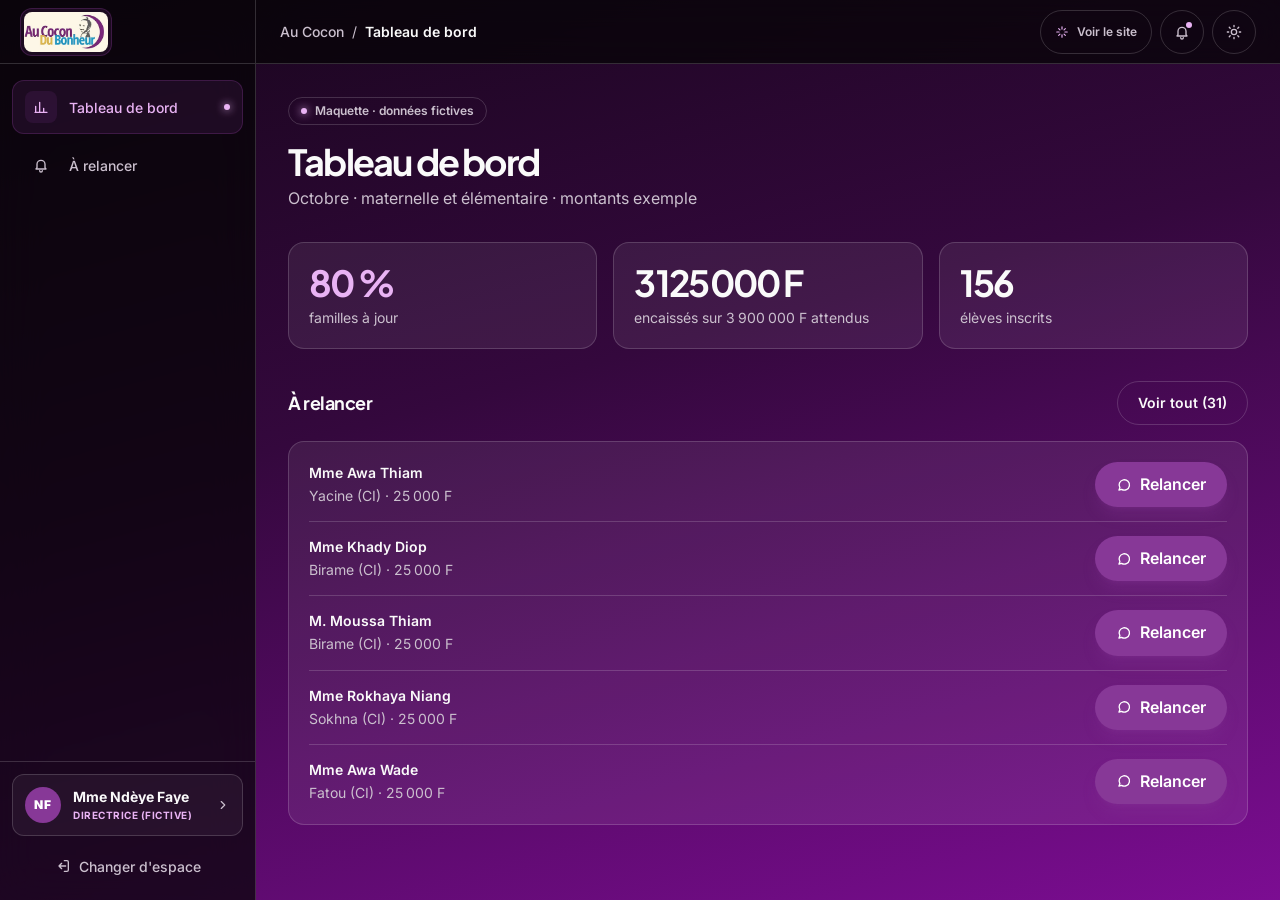
<file: demo-plateforme/direction.html>
<!DOCTYPE html>
<html lang="fr">
<head>
  <meta charset="utf-8">
  <meta name="viewport" content="width=device-width, initial-scale=1, viewport-fit=cover">
  <title>Direction — Plateforme Au Cocon (maquette)</title>
  <meta name="robots" content="noindex, nofollow">
  <link rel="icon" href="/favicon.png" sizes="32x32">
  <link rel="preconnect" href="https://fonts.googleapis.com">
  <link rel="preconnect" href="https://fonts.gstatic.com" crossorigin>
  <link href="https://fonts.googleapis.com/css2?family=Plus+Jakarta+Sans:wght@700;800&family=Inter:wght@400;500;600;700;900&display=swap" rel="stylesheet">
  <link rel="stylesheet" href="/demo-plateforme/demo.css">
</head>
<body>
<main class="contenu" id="contenu">
  <!-- Écran 1 : les trois chiffres, puis les familles à relancer -->
  <section data-vue="tableau" aria-labelledby="t1">
    <span class="pastille">Maquette · données fictives</span>
    <div class="entete"><div>
      <h1 id="t1">Tableau de bord</h1>
      <p id="mois"></p>
    </div></div>
    <div class="chiffres">
      <div class="carte chiffre chiffre--familles"><div class="chiffre__val" id="c-familles"></div><div class="chiffre__lib">familles à jour</div></div>
      <div class="carte chiffre chiffre--argent"><div class="chiffre__val" id="c-argent"></div><div class="chiffre__lib" id="c-argent-lib"></div></div>
      <div class="carte chiffre chiffre--eleves"><div class="chiffre__val" id="c-eleves"></div><div class="chiffre__lib">élèves inscrits</div></div>
    </div>

    <div class="section-titre">
      <h2>À relancer</h2>
      <a class="btn btn--contour" href="#tout" id="voir-tout"></a>
    </div>
    <div class="carte"><ul class="liste" id="relances"></ul></div>
  </section>

  <!-- Écran 2 : toutes les familles pas à jour -->
  <section data-vue="tout" aria-labelledby="t2" hidden>
    <span class="pastille">Maquette · données fictives</span>
    <div class="entete"><div>
      <h1 id="t2">À relancer</h1>
      <p id="tout-sous"></p>
    </div></div>
    <div class="carte"><ul class="liste" id="relances-tout"></ul></div>
  </section>
</main>

<script src="/demo-plateforme/donnees.js"></script>
<script src="/demo-plateforme/demo.js"></script>
<script>
(function () {
  var D = DEMO, U = DEMO_UI, S = U.etat(), M = D.MOIS_COURANT;
  var mois = D.MOIS[M].toLowerCase();
  var $ = function (id) { return document.getElementById(id); };
  U.coquille({
    espace: "Direction",
    liens: [{ href: "#tableau", ico: "direction", txt: "Tableau de bord", defaut: true }, { href: "#tout", ico: "cloche", txt: "À relancer" }],
    qui: { nom: "Mme Ndèye Faye", role: "Directrice (fictive)" }
  });
  $("mois").textContent = "Octobre · maternelle et élémentaire · montants exemple";

  // Les chiffres se relisent de l'état : une case cochée au secrétariat les fait bouger.
  var aJour = S.parents.filter(function (p) { return U.familleAJour(p, M); });
  var attendu = 0, encaisse = 0;
  S.eleves.forEach(function (e) {
    var s = U.classe(e.classe).scolarite;
    attendu += s; if (S.paiements[e.id][M]) encaisse += s;
  });
  $("c-familles").textContent = Math.round(aJour.length / S.parents.length * 100) + " %";
  $("c-argent").textContent = U.nombre(encaisse) + " F";
  $("c-argent-lib").textContent = "encaissés sur " + U.nombre(attendu) + " F attendus";
  $("c-eleves").textContent = S.eleves.length;

  // Familles pas à jour, avec ce qu'elles doivent ce mois-ci.
  var retard = S.parents.filter(function (p) { return !U.familleAJour(p, M); }).map(function (p) {
    var enf = p.enfants.map(U.eleve).filter(function (e) { return !S.paiements[e.id][M]; });
    return { p: p, enf: enf, du: enf.reduce(function (t, e) { return t + U.classe(e.classe).scolarite; }, 0) };
  });

  function ligne(r) {
    var qui = r.enf.map(function (e) { return e.prenom + " (" + e.classe + ")"; }).join(", ");
    var msg = "[Maquette — relance à envoyer à " + r.p.nom + "]\n\n" +
      "Bonjour " + r.p.nom + ",\nSauf erreur de notre part, la scolarité d'" + mois + " de " + qui + " (" + U.fcfa(r.du) + ") n'est pas encore réglée. " +
      "Merci de passer au secrétariat ou de nous appeler au 77 884 53 53.\nBien cordialement,\nLa direction — Au Cocon Du Bonheur";
    return '<li><span class="liste__txt"><b>' + U.esc(r.p.nom) + "</b><span>" + U.esc(qui) + " · " + U.nombre(r.du) + " F</span></span>" +
      '<a class="btn" target="_blank" rel="noopener" href="' + U.wa(msg) + '">' + U.ico("message") + "Relancer</a></li>";
  }
  $("relances").innerHTML = retard.length ? retard.slice(0, 5).map(ligne).join("") : "<li>Toutes les familles sont à jour.</li>";
  $("relances-tout").innerHTML = retard.map(ligne).join("");
  $("voir-tout").textContent = "Voir tout (" + retard.length + ")";
  $("voir-tout").hidden = retard.length <= 5;
  $("tout-sous").textContent = retard.length + " familles pas à jour en " + mois;

  U.ecrans();
})();
</script>
</body>
</html>
</file>
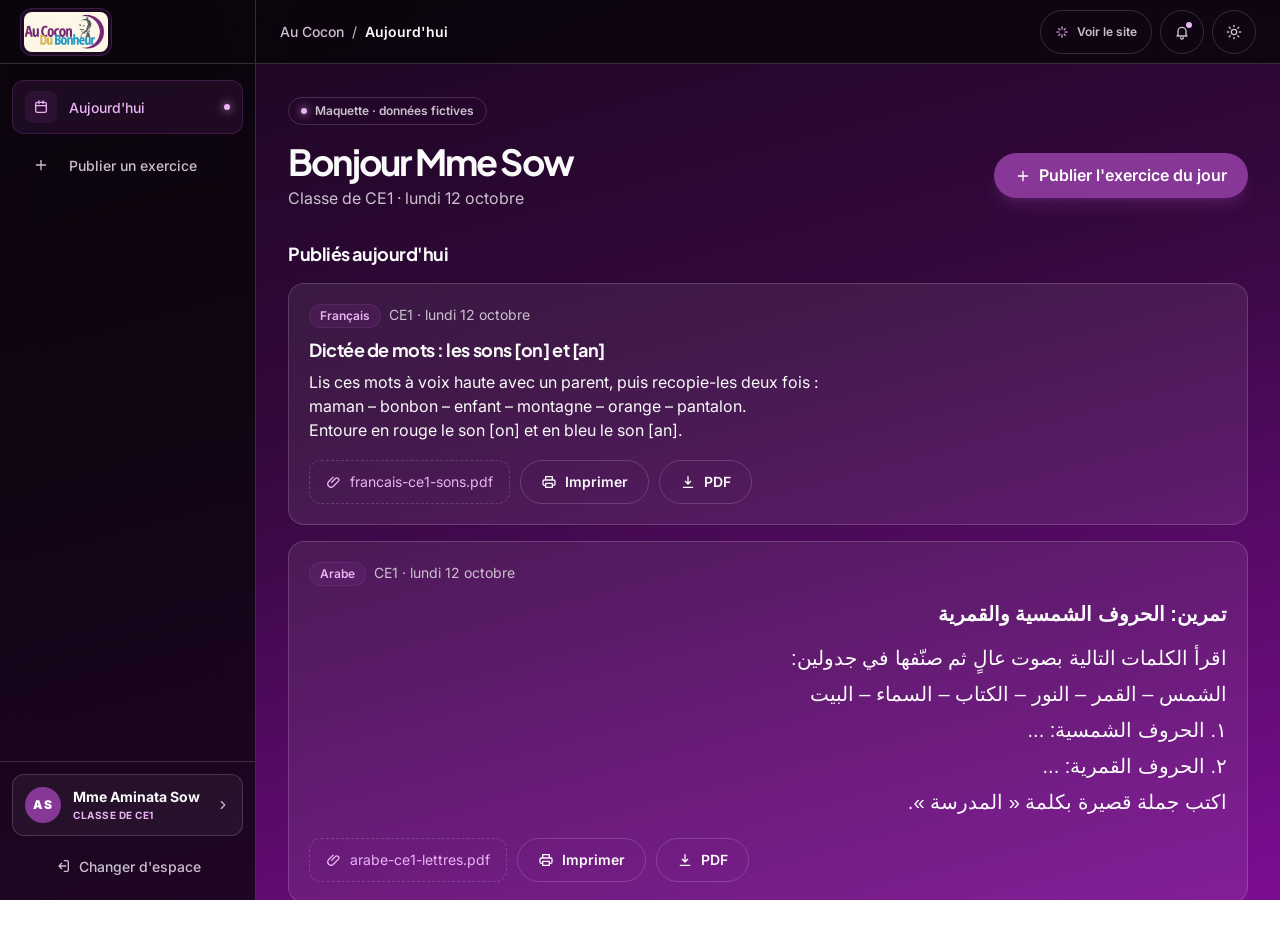
<file: demo-plateforme/enseignant.html>
<!DOCTYPE html>
<html lang="fr">
<head>
  <meta charset="utf-8">
  <meta name="viewport" content="width=device-width, initial-scale=1, viewport-fit=cover">
  <title>Enseignant — Plateforme Au Cocon (maquette)</title>
  <meta name="robots" content="noindex, nofollow">
  <link rel="icon" href="/favicon.png" sizes="32x32">
  <link rel="preconnect" href="https://fonts.googleapis.com">
  <link rel="preconnect" href="https://fonts.gstatic.com" crossorigin>
  <link href="https://fonts.googleapis.com/css2?family=Plus+Jakarta+Sans:wght@700;800&family=Inter:wght@400;500;600;700;900&display=swap" rel="stylesheet">
  <link rel="stylesheet" href="/demo-plateforme/demo.css">
</head>
<body>
<main class="contenu" id="contenu">
  <!-- Écran 1 : le bouton, puis ce qui est déjà publié aujourd'hui -->
  <section data-vue="jour" aria-labelledby="t1">
    <span class="pastille">Maquette · données fictives</span>
    <div class="entete">
      <div>
        <h1 id="t1">Bonjour Mme Sow</h1>
        <p id="sous"></p>
      </div>
      <a class="btn" href="#publier"><svg class="ico" aria-hidden="true"><use href="#i-plus"/></svg>Publier l'exercice du jour</a>
    </div>
    <div class="section-titre" style="margin-top:0"><h2>Publiés aujourd'hui</h2></div>
    <div class="pile" id="jour-liste"></div>
  </section>

  <!-- Écran 2 : le formulaire, sur une seule page -->
  <section data-vue="publier" aria-labelledby="t2" hidden>
    <span class="pastille">Maquette · données fictives</span>
    <div class="entete"><div><h1 id="t2">Exercice du jour</h1><p>Classe, matière, titre, texte&nbsp;: c'est tout.</p></div></div>
    <form class="carte" id="f-exo" novalidate>
      <div class="champs">
        <div class="champs champs--2">
          <div class="champ"><label for="ex-classe">Classe</label><select class="entree" id="ex-classe"></select></div>
          <div class="champ"><label for="ex-matiere">Matière</label><select class="entree" id="ex-matiere"></select></div>
        </div>
        <div class="champ"><label for="ex-titre">Titre</label><input class="entree" id="ex-titre" dir="auto" autocomplete="off" placeholder="ex. Les sons [on] et [an]"></div>
        <div class="champ"><label for="ex-texte">Texte</label><textarea class="entree" id="ex-texte" dir="auto" placeholder="Ce que l'élève fait à la maison"></textarea></div>
        <div class="fichier">
          <input type="file" id="ex-pdf" accept="application/pdf">
          <label for="ex-pdf" class="btn btn--teinte"><svg class="ico" aria-hidden="true"><use href="#i-trombone"/></svg>Joindre un PDF</label>
          <span class="fichier__nom" id="ex-pdf-nom"></span>
        </div>
        <details class="options">
          <summary>Plus d'options</summary>
          <div class="champs champs--2">
            <div class="champ"><label for="ex-date">Date</label><input class="entree" id="ex-date" type="date"></div>
            <div class="champ">
              <span class="label">Audio</span>
              <div class="fichier">
                <input type="file" id="ex-audio" accept="audio/*">
                <label for="ex-audio" class="btn btn--teinte">Joindre un audio</label>
                <span class="fichier__nom" id="ex-audio-nom"></span>
              </div>
            </div>
          </div>
        </details>
        <div class="exo__bas" style="margin-top:0">
          <button class="btn" type="submit">Publier</button>
          <a class="btn btn--contour" href="#jour">Annuler</a>
        </div>
      </div>
    </form>
  </section>
</main>

<!-- Feuille A4 : invisible à l'écran, seule chose imprimée. -->
<div class="feuille" id="feuille"></div>

<script src="/demo-plateforme/donnees.js"></script>
<script src="/demo-plateforme/demo.js"></script>
<script>
(function () {
  var D = DEMO, U = DEMO_UI, S = U.etat();
  var $ = function (id) { return document.getElementById(id); };
  // Mme Aminata Sow (CE1) : c'est elle qui a l'exercice en arabe.
  var moi = U.prof("p3");
  U.coquille({
    espace: "Enseignant",
    liens: [{ href: "#jour", ico: "jour", txt: "Aujourd'hui", defaut: true }, { href: "#publier", ico: "plus", txt: "Publier un exercice" }],
    qui: { nom: moi.nom, role: "Classe de " + moi.classe }
  });
  $("sous").textContent = "Classe de " + moi.classe + " · " + U.dateFr(D.DATE_DEMO);

  function duJour() {
    return S.exercices.filter(function (x) { return x.prof === moi.id && x.date === D.DATE_DEMO; }).reverse();
  }

  // ----- Feuille A4 -----
  function feuille(liste) {
    $("feuille").innerHTML =
      '<div class="feuille__tete"><img src="/images/logo-cocon-262.webp" alt=""><div class="feuille__ecole">Au Cocon Du Bonheur<br>Ouakam, Dakar · 77 884 53 53<br>' + U.esc(moi.nom) + "</div></div>" +
      "<h1>Classe de " + moi.classe + " — " + U.dateFr(D.DATE_DEMO) + "</h1>" +
      '<div class="feuille__nom"><span>Prénom et nom&nbsp;:</span><span>Signature du parent&nbsp;:</span></div>' +
      liste.map(function (x) {
        return '<section class="feuille__exo"><div class="feuille__meta">' + U.esc(x.matiere) + " · " + x.classe + "</div>" +
          '<h2 dir="' + U.sens(x.titre) + '">' + U.esc(x.titre) + '</h2><p class="feuille__texte" dir="' + U.sens(x.texte) + '">' + U.esc(x.texte) + '</p><div class="feuille__lignes"></div></section>';
      }).join("") + '<p class="feuille__pied">Maquette — données fictives</p>';
  }

  function majJour() {
    var l = duJour();
    $("jour-liste").innerHTML = l.length ? l.map(function (x) {
      return U.carteExo(x,
        '<button type="button" class="btn btn--contour" data-imprimer="' + x.id + '">' + U.ico("imprimer") + "Imprimer</button>" +
        '<button type="button" class="btn btn--contour" data-pdf="' + x.id + '">' + U.ico("telecharger") + "PDF</button>");
    }).join("") : '<p class="doux">Rien de publié pour l\'instant.</p>';
    feuille(l);   // un Ctrl+P du navigateur imprime aussi la bonne feuille
  }
  $("jour-liste").addEventListener("click", function (ev) {
    var b = ev.target.closest("[data-imprimer],[data-pdf]"); if (!b) return;
    var id = b.getAttribute("data-imprimer") || b.getAttribute("data-pdf");
    feuille(S.exercices.filter(function (x) { return x.id === id; }));
    if (b.hasAttribute("data-pdf")) {
      U.toast("Choisissez « Enregistrer en PDF »");
      setTimeout(function () { window.print(); }, 700);
    } else window.print();
  });
  // Sur iPhone, print() rend la main tout de suite : on ne remet la feuille
  // « du jour » qu'une fois l'impression finie.
  window.addEventListener("afterprint", function () { feuille(duJour()); });

  // ----- Formulaire -----
  U.selectClasses($("ex-classe"), moi.classe);
  $("ex-matiere").innerHTML = D.MATIERES.map(function (m) { return "<option>" + m + "</option>"; }).join("");
  function vider() {
    $("f-exo").reset();
    $("ex-classe").value = moi.classe; $("ex-date").value = D.DATE_DEMO;
    $("ex-pdf-nom").textContent = "Aucun fichier"; $("ex-audio-nom").textContent = "Aucun fichier";
  }
  ["pdf", "audio"].forEach(function (k) {
    $("ex-" + k).addEventListener("change", function () { $("ex-" + k + "-nom").textContent = this.files[0] ? this.files[0].name : "Aucun fichier"; });
  });
  $("f-exo").addEventListener("submit", function (ev) {
    ev.preventDefault();
    var titre = $("ex-titre").value.trim(), texte = $("ex-texte").value.trim();
    if (!titre) { $("ex-titre").focus(); U.toast("Donnez un titre"); return; }
    if (!texte) { $("ex-texte").focus(); U.toast("Écrivez le texte de l'exercice"); return; }
    var pdf = $("ex-pdf").files[0], audio = $("ex-audio").files[0], date = $("ex-date").value || D.DATE_DEMO;
    S.exercices.push({ id: "x" + Date.now(), prof: moi.id, classe: $("ex-classe").value, matiere: $("ex-matiere").value, date: date,
      titre: titre, texte: texte, pdf: pdf ? pdf.name : "", audio: audio ? audio.name : "" });
    U.sauver(); vider(); majJour();
    location.hash = "jour";
    U.toast(date === D.DATE_DEMO ? "Publié — les parents le voient déjà" : "Programmé pour le " + U.dateFr(date));
  });

  vider(); majJour();
  U.ecrans();
})();
</script>
</body>
</html>
</file>
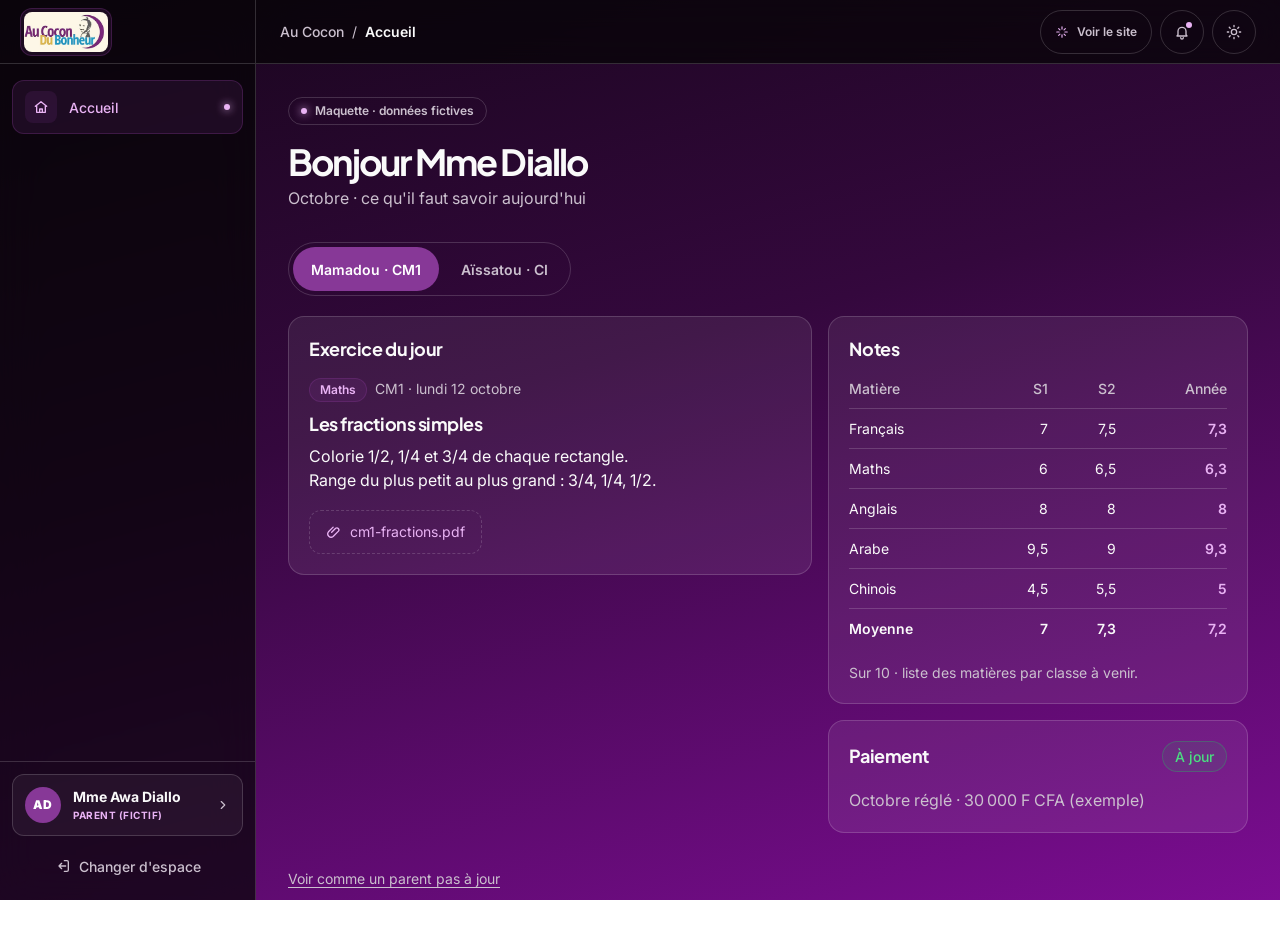
<file: demo-plateforme/parent.html>
<!DOCTYPE html>
<html lang="fr">
<head>
  <meta charset="utf-8">
  <meta name="viewport" content="width=device-width, initial-scale=1, viewport-fit=cover">
  <title>Parent — Plateforme Au Cocon (maquette)</title>
  <meta name="robots" content="noindex, nofollow">
  <link rel="icon" href="/favicon.png" sizes="32x32">
  <link rel="preconnect" href="https://fonts.googleapis.com">
  <link rel="preconnect" href="https://fonts.gstatic.com" crossorigin>
  <link href="https://fonts.googleapis.com/css2?family=Plus+Jakarta+Sans:wght@700;800&family=Inter:wght@400;500;600;700;900&display=swap" rel="stylesheet">
  <link rel="stylesheet" href="/demo-plateforme/demo.css">
</head>
<body>
<main class="contenu" id="contenu">
  <!-- Écran unique : l'enfant choisi -->
  <section data-vue="enfant" aria-labelledby="t1">
    <span class="pastille">Maquette · données fictives</span>
    <div class="entete"><div><h1 id="t1">Bonjour Mme Diallo</h1><p>Octobre · ce qu'il faut savoir aujourd'hui</p></div></div>
    <div class="enfants" id="enfants" role="group" aria-label="Enfant"></div>

    <div class="grille-parent">
      <article class="carte">
        <div class="carte__titre"><h2>Exercice du jour</h2></div>
        <div id="exo"></div>
      </article>
      <article class="carte">
        <div class="carte__titre"><h2>Notes</h2></div>
        <div id="notes"></div>
      </article>
      <article class="carte">
        <div class="carte__titre"><h2>Paiement</h2><span id="pay-statut"></span></div>
        <p class="doux" id="pay-txt"></p>
      </article>
    </div>

    <p class="discret"><button type="button" class="lien" id="bascule"></button></p>
  </section>
</main>

<script src="/demo-plateforme/donnees.js"></script>
<script src="/demo-plateforme/demo.js"></script>
<script>
(function () {
  var D = DEMO, U = DEMO_UI, S = U.etat(), M = D.MOIS_COURANT;
  var $ = function (id) { return document.getElementById(id); };
  var famille = S.parents.filter(function (p) { return p.id === D.FAMILLE_DEMO; })[0];
  U.coquille({
    espace: "Parent",
    liens: [{ href: "#enfant", ico: "parent", txt: "Accueil", defaut: true }],
    qui: { nom: famille.nom, role: "Parent (fictif)" }
  });
  // Mamadou (CM1) d'abord, Aïssatou (CI) ensuite.
  var enfants = famille.enfants.map(U.eleve).sort(function (a) { return a.prenom === "Mamadou" ? -1 : 1; });
  var choisi = enfants[+(U.memo("enfant") || 0)] || enfants[0];
  var retard = U.memo("retard") === "1";

  $("enfants").innerHTML = enfants.map(function (e, i) {
    return '<button type="button" class="enfant" data-i="' + i + '">' + U.esc(e.prenom) + " · " + e.classe + "</button>";
  }).join("");
  $("enfants").addEventListener("click", function (ev) {
    var b = ev.target.closest(".enfant"); if (!b) return;
    U.memo("enfant", b.getAttribute("data-i"));
    choisi = enfants[+b.getAttribute("data-i")]; tout();
  });
  $("bascule").addEventListener("click", function () { retard = !retard; U.memo("retard", retard ? "1" : "0"); tout(); });

  function tout() {
    [].forEach.call($("enfants").children, function (b, i) { b.setAttribute("aria-pressed", enfants[i] === choisi ? "true" : "false"); });
    var c = U.classe(choisi.classe);
    var aJour = !retard && S.paiements[choisi.id][M];

    // Exercice du jour : ce qui est publié aujourd'hui pour la classe.
    var ex = S.exercices.filter(function (x) { return x.classe === choisi.classe && x.date === D.DATE_DEMO; });
    $("exo").innerHTML = ex.length ? ex.slice().reverse().map(function (x) { return U.carteExo(x, "", true); })
      .join('<hr style="border:0;border-top:1px solid var(--bord);margin:20px 0">') : '<p class="doux">Pas d\'exercice aujourd\'hui.</p>';

    // Notes : S1, S2, année (calculée). Cachées si la famille n'est pas à jour.
    if (!aJour) {
      $("notes").innerHTML = '<div class="bloque"><b>Merci de contacter l\'école</b><span class="doux">Secrétariat : 77 884 53 53</span></div>';
    } else {
      var n = S.notes[choisi.id];
      var ann = D.MATIERES.map(function (m) { return D.noteAnnee(n, m); });
      var moy = function (p) { return U.moyenne(D.MATIERES.map(function (m) { return n[p][m]; })); };
      $("notes").innerHTML = '<table class="tab-notes"><thead><tr><th>Matière</th><th>S1</th><th>S2</th><th>Année</th></tr></thead><tbody>' +
        D.MATIERES.map(function (m, i) { return "<tr><td>" + m + "</td><td>" + U.note(n.S1[m]) + "</td><td>" + U.note(n.S2[m]) + '</td><td class="annee">' + U.note(ann[i]) + "</td></tr>"; }).join("") +
        "</tbody><tfoot><tr><td>Moyenne</td><td>" + U.note(moy("S1")) + "</td><td>" + U.note(moy("S2")) + '</td><td class="annee">' + U.note(U.moyenne(ann)) + "</td></tr></tfoot></table>" +
        '<p class="mention">Sur 10 · liste des matières par classe à venir.</p>';
    }

    // Paiement
    $("pay-statut").innerHTML = aJour ? '<span class="statut statut--ok">À jour</span>' : '<span class="statut statut--non">Pas à jour</span>';
    $("pay-txt").textContent = (aJour ? "Octobre réglé · " : "Octobre à régler · ") + U.fcfa(c.scolarite) + " (exemple)";

    $("bascule").textContent = retard ? "Revenir à un parent à jour" : "Voir comme un parent pas à jour";
  }
  tout();
  U.ecrans();
})();
</script>
</body>
</html>
</file>
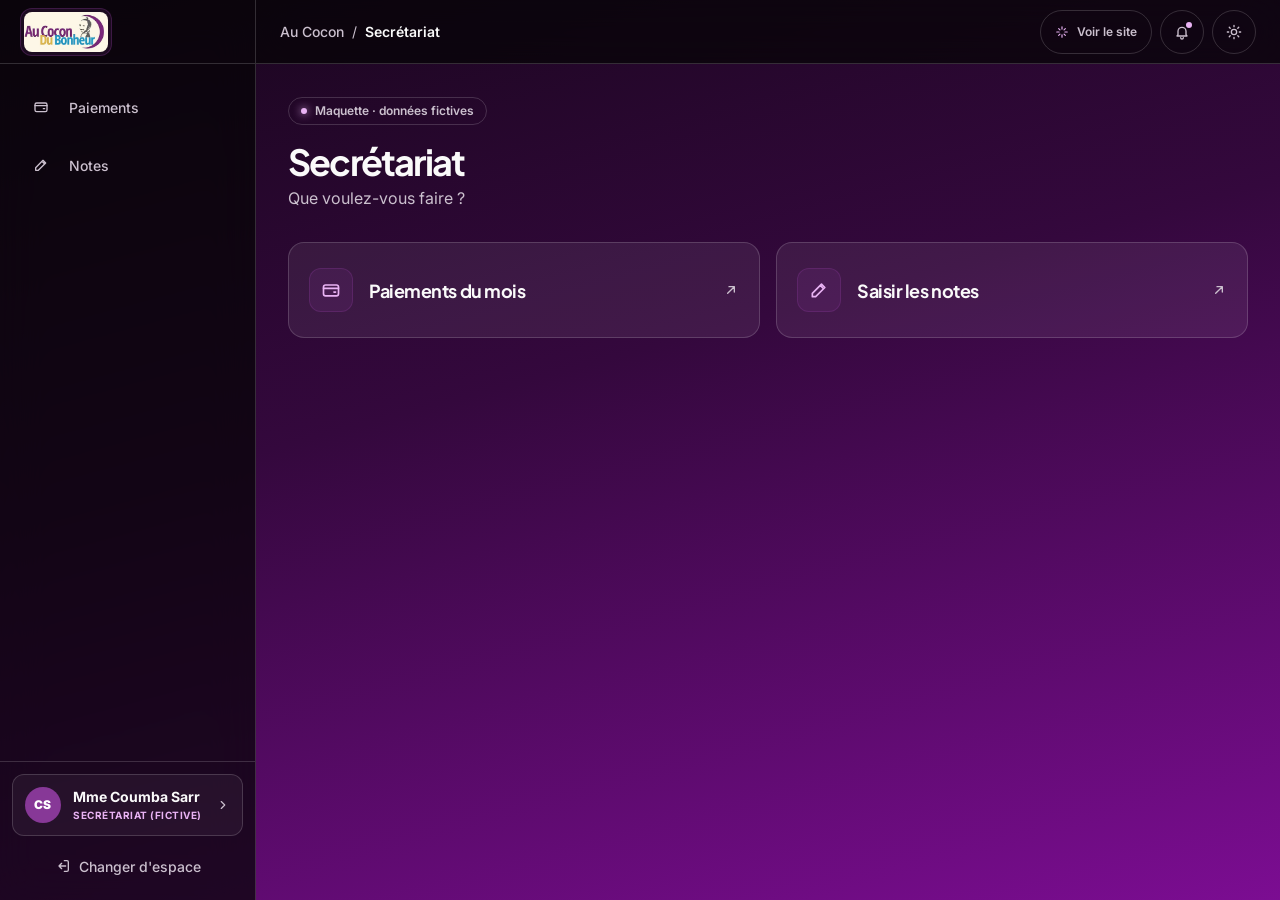
<file: demo-plateforme/secretariat.html>
<!DOCTYPE html>
<html lang="fr">
<head>
  <meta charset="utf-8">
  <meta name="viewport" content="width=device-width, initial-scale=1, viewport-fit=cover">
  <title>Secrétariat — Plateforme Au Cocon (maquette)</title>
  <meta name="robots" content="noindex, nofollow">
  <link rel="icon" href="/favicon.png" sizes="32x32">
  <link rel="preconnect" href="https://fonts.googleapis.com">
  <link rel="preconnect" href="https://fonts.gstatic.com" crossorigin>
  <link href="https://fonts.googleapis.com/css2?family=Plus+Jakarta+Sans:wght@700;800&family=Inter:wght@400;500;600;700;900&display=swap" rel="stylesheet">
  <link rel="stylesheet" href="/demo-plateforme/demo.css">
</head>
<body>
<main class="contenu" id="contenu">
  <div>
    <span class="pastille">Maquette · données fictives</span>
    <div class="entete"><div>
      <h1>Secrétariat</h1>
      <p id="question">Que voulez-vous faire&nbsp;?</p>
    </div></div>

    <!-- Les deux tâches. Une fois l'une ouverte, elles se rangent en petit. -->
    <nav class="choix" id="choix" aria-label="Tâches">
      <a class="action" href="#paiements"><span class="action__ico"><svg class="ico" aria-hidden="true"><use href="#i-paiement"/></svg></span><span class="action__txt">Paiements du mois</span><span class="action__fleche"><svg class="ico" aria-hidden="true"><use href="#i-fleche"/></svg></span></a>
      <a class="action" href="#notes"><span class="action__ico"><svg class="ico" aria-hidden="true"><use href="#i-notes"/></svg></span><span class="action__txt">Saisir les notes</span><span class="action__fleche"><svg class="ico" aria-hidden="true"><use href="#i-fleche"/></svg></span></a>
    </nav>
  </div>

  <!-- Écran 1 : paiements -->
  <section data-vue="paiements" aria-label="Paiements du mois" hidden>
    <div class="carte" style="margin-top:16px">
      <div class="champ"><label for="pay-classe">Classe</label><select class="entree" id="pay-classe"></select></div>
      <p class="doux" style="margin:14px 0 16px" id="pay-resume"></p>
      <ul class="liste" id="pay-liste"></ul>
    </div>
  </section>

  <!-- Écran 2 : notes, par classe + matière + semestre -->
  <section data-vue="notes" aria-label="Saisir les notes" hidden>
    <div class="carte" style="margin-top:16px">
      <div class="champs champs--3">
        <div class="champ"><label for="no-classe">Classe</label><select class="entree" id="no-classe"></select></div>
        <div class="champ"><label for="no-matiere">Matière</label><select class="entree" id="no-matiere"></select></div>
        <div class="champ"><label for="no-periode">Période</label>
          <select class="entree" id="no-periode">
            <option value="S1">Semestre 1</option>
            <option value="S2">Semestre 2</option>
            <option value="A">Année (calculée)</option>
          </select>
        </div>
      </div>
      <p class="doux" style="margin:14px 0 16px" id="no-resume"></p>
      <ul class="liste" id="no-liste"></ul>
      <p class="mention">Liste des matières par classe à venir.</p>
    </div>
  </section>
</main>

<script src="/demo-plateforme/donnees.js"></script>
<script src="/demo-plateforme/demo.js"></script>
<script>
(function () {
  var D = DEMO, U = DEMO_UI, S = U.etat(), M = D.MOIS_COURANT;
  var $ = function (id) { return document.getElementById(id); };
  var mois = D.MOIS[M].toLowerCase();
  U.coquille({
    espace: "Secrétariat",
    liens: [{ href: "#paiements", ico: "paiement", txt: "Paiements" }, { href: "#notes", ico: "notes", txt: "Notes" }],
    qui: { nom: "Mme Coumba Sarr", role: "Secrétariat (fictive)" }
  });
  var avecNotes = function (c) { return c.notes; };

  // ===== Paiements : les 10 classes =====
  U.selectClasses($("pay-classe"), U.memo("classe") || "CE1");
  function resumePay(el) {
    var n = el.filter(function (e) { return S.paiements[e.id][M]; }).length;
    $("pay-resume").textContent = n + " sur " + el.length + " ont payé " + mois + " · " + U.fcfa(U.classe($("pay-classe").value).scolarite) + " (exemple)";
  }
  function majPay() {
    var el = U.elevesDe($("pay-classe").value);
    $("pay-liste").innerHTML = el.map(function (e) {
      var ok = S.paiements[e.id][M];
      return '<li><span class="liste__txt"><b>' + U.esc(e.prenom + " " + e.nom) + "</b></span>" +
        '<label class="inter"><input type="checkbox" role="switch" data-e="' + e.id + '"' + (ok ? " checked" : "") + ' aria-label="' + U.esc(e.prenom + " " + e.nom) + ' a payé">' +
        '<span class="inter__piste" aria-hidden="true"></span><span class="inter__txt" aria-hidden="true">' + (ok ? "Payé" : "Pas payé") + "</span></label></li>";
    }).join("");
    resumePay(el);
  }
  $("pay-classe").addEventListener("change", function () { U.memo("classe", this.value); majPay(); });
  $("pay-liste").addEventListener("change", function (ev) {
    var cb = ev.target, e = U.eleve(cb.getAttribute("data-e"));
    S.paiements[e.id][M] = cb.checked; U.sauver();
    cb.parentNode.querySelector(".inter__txt").textContent = cb.checked ? "Payé" : "Pas payé";
    resumePay(U.elevesDe(e.classe));
  });

  // ===== Notes : CI → CM2, par semestre ; l'année se calcule =====
  U.selectClasses($("no-classe"), U.memo("classe") || "CE1", avecNotes);
  $("no-matiere").innerHTML = D.MATIERES.map(function (m) { return "<option>" + m + "</option>"; }).join("");
  function valeur(e, m, p) { var n = S.notes[e.id]; return p === "A" ? D.noteAnnee(n, m) : n[p][m]; }
  function resumeNotes(el, m, p) {
    var moy = U.moyenne(el.map(function (e) { return valeur(e, m, p); }));
    $("no-resume").textContent = (p === "A" ? "Année = moyenne des deux semestres" : "Notes sur 10") + " · moyenne de la classe : " + U.note(moy);
  }
  function majNotes() {
    var el = U.elevesDe($("no-classe").value), m = $("no-matiere").value, p = $("no-periode").value;
    $("no-liste").innerHTML = el.map(function (e) {
      var v = valeur(e, m, p);
      return '<li><span class="liste__txt"><b>' + U.esc(e.prenom + " " + e.nom) + "</b></span>" +
        '<input class="entree note" type="number" inputmode="decimal" min="0" max="10" step="0.5" data-e="' + e.id + '" value="' + (v == null ? "" : v) + '"' +
        (p === "A" ? " disabled" : "") + ' aria-label="Note de ' + U.esc(e.prenom + " " + e.nom) + " en " + m + '"><span class="appr">' + (D.appreciation(v) || "—") + "</span></li>";
    }).join("");
    resumeNotes(el, m, p);
  }
  $("no-classe").addEventListener("change", function () { U.memo("classe", this.value); majNotes(); });
  $("no-matiere").addEventListener("change", majNotes);
  $("no-periode").addEventListener("change", majNotes);
  $("no-liste").addEventListener("input", function (ev) {
    var t = ev.target, e = U.eleve(t.getAttribute("data-e")), m = $("no-matiere").value, p = $("no-periode").value;
    if (p === "A") return;
    var v = t.value === "" ? null : parseFloat(t.value.replace(",", "."));
    v = (v === null || isNaN(v)) ? null : Math.max(0, Math.min(10, v));
    S.notes[e.id][p][m] = v; U.sauver();
    t.nextElementSibling.textContent = D.appreciation(v) || "—";
    resumeNotes(U.elevesDe(e.classe), m, p);
  });

  U.ecrans({
    defaut: false,
    change: function (vue) {
      $("choix").classList.toggle("is-compact", !!vue);
      $("question").hidden = !!vue;   // la tâche est choisie : la question ne sert plus
      if (vue === "paiements") { U.selectClasses($("pay-classe"), U.memo("classe") || $("pay-classe").value); majPay(); }
      if (vue === "notes") { U.selectClasses($("no-classe"), U.memo("classe") || $("no-classe").value, avecNotes); majNotes(); }
    }
  });
})();
</script>
</body>
</html>
</file>
<file: styles.css>
/* ============================================================
   Au Cocon Du Bonheur — fondation
   Conforme à design-loop/design-system.md.
   Couleurs VERROUILLÉES. Poids ≤ 500. Aucune ombre. Zéro JS.
   ============================================================ */

:root {
  /* --- Couleurs : verrouillées, ne jamais modifier --- */
  --c-cream:        #FDF6E6;
  --c-cream-deep:   #FBF2D8;
  --c-white:        #FFFFFF;
  --c-purple:       #873897;
  --c-purple-deep:  #5A2166;
  --c-yellow:       #FFD400;   /* RÉSERVÉ à l'appel téléphonique */
  --c-yellow-pale:  #F8E6A5;
  --c-heading:      #5E4966;
  --c-text:         #331F3A;

  /* Filet : jamais une ombre (M2) */
  --hairline: 1px solid rgb(94 73 102 / .15);

  /* --- Typographie : l'échelle porte la hiérarchie, pas la graisse (M1) --- */
  /* Plafond baisse de 6,5rem a 5,6rem : « Un cocon pour bien grandir. » passait
     sur DEUX lignes des 1440px avec l'ancien 104px, ce que le titre court ne
     faisait pas. Mesure : la ligne fait 1104px de large disponible, elle tient
     jusqu'a ~92px de corps. 89,6px laisse une marge. */
  --fs-hero:    clamp(3.4rem, 7.2vw, 5.6rem);   /* 54 → 89,6px */
  --fs-section: clamp(1.9rem, 3.4vw, 2.5rem);   /* 30 → 40px  */
  --fs-card:    clamp(1.25rem, 1.9vw, 1.5rem);  /* 20 → 24px  */
  --fs-body:    clamp(1.0625rem, 1.5vw, 1.25rem); /* 17 → 20px */
  --fs-note:    clamp(1rem, 1.3vw, 1.125rem);   /* 16 → 18px  */
  --fs-fine:    0.875rem;                        /* 14px       */

  /* Police d'affichage : reservee aux h1/h2. Poppins garde tout le reste.
     Cout mesure : +15,6 Ko (sous-ensemble latin, woff2). */
  --font-display: "Baloo 2", Poppins, system-ui, sans-serif;
  --font-body:    Poppins, system-ui, sans-serif;

  --w-regular: 400;
  --w-medium:  500;   /* PLAFOND ABSOLU — aucun 600, aucun 700 */

  --lh-hero: 1.05;
  --lh-title: 1.2;
  --lh-card: 1.3;
  --lh-body: 1.5;

  /* --- Formes : 8 / 12 / 16 / 20 uniquement, + pilule pour les boutons --- */
  --r-8: 8px;  --r-12: 12px;  --r-16: 16px;  --r-20: 20px;
  --r-pill: 9999px;

  /* --- Rythme --- */
  --gutter: clamp(1.25rem, 4vw, 3rem);
  --content-max: 1200px;
  --section-y: clamp(4rem, 9vw, 8rem);

  /* --- Mouvement : trois vitesses, aucune autre valeur (M4) --- */
  --m-micro: 150ms;
  --m-state: 300ms;
  --m-enter: 1000ms;
  /* Ouverture de page : le rideau tient 1,9s puis se retire en 600ms.
     Total 2,5s, dans la fourchette 2-3s demandee par la cliente. */
  --m-veil: 2500ms;
  --m-veil-out: 1900ms;   /* instant ou le rideau commence a se retirer */
  --m-boot: 900ms;        /* duree d'entree d'un element du heros */
  /* Revelation au defilement : une DUREE, pas une distance de scroll. C'est
     tout l'objet du passage au JS — voir app.js. 1100ms se lit comme un
     glissement ; en dessous de ~700ms ca redevient un « pop ». */
  --m-reveal: 1100ms;
  /* Expo-out : demarre franc, se pose tres longuement. C'est cette longue fin
     de course qui donne la sensation « premium », pas la duree seule. */
  --ease-out: cubic-bezier(.16, 1, .3, 1);

  /* --- En-tete : deux echelles, pleine en haut de page puis compacte --- */
  --header-logo:     clamp(180px, 18vw, 262px);
  --header-pad:      14px;
  --header-cta-fs:   clamp(1.05rem, 1.5vw, 1.375rem);
  --header-cta-pad:  16px 30px;
  --header-cta-icon: 24px;
  --ease-ui: cubic-bezier(.4, 0, .2, 1);
  /* Ressort : dépasse la cible d'environ 11% avant de se poser */
  --ease-spring: linear(
    0, .008 1.1%, .031 2.2%, .129 4.8%, .257 7.2%, .671 14.2%, .789 16.5%,
    .881 18.6%, .957 20.7%, 1.019 22.9%, 1.063 25.1%, 1.094 27.4%,
    1.114 30.7%, 1.112 34.5%, 1.018 49.9%, .99 59.1%, 1 100%
  );
}

/* ============================================================
   Réinitialisation
   ============================================================ */

*, *::before, *::after { box-sizing: border-box; }

/* Un [hidden] doit gagner contre tout display: flex/grid posé ailleurs.
   Sans ça le masquage échoue en silence. */
[hidden] { display: none !important; }

/* Defilement fluide sur les liens du menu. `scroll-padding-top` est
   indispensable : sans lui l'ancre se cale en haut de fenetre, donc DERRIERE
   l'en-tete collant, et le titre vise est invisible. La valeur suit la hauteur
   reelle de l'en-tete (~122px desktop, ~150px en deux rangees sous 900px). */
html {
  -webkit-text-size-adjust: 100%;
  scroll-behavior: smooth;
  scroll-padding-top: 138px;
}
@media (max-width: 899px) { html { scroll-padding-top: 162px; } }
/* Sous 420px le bouton d'appel descend sur sa propre rangee : l'en-tete monte
   a ~187px et l'ancre repassait dessous. Mesure, pas estimation. */
@media (max-width: 420px) { html { scroll-padding-top: 196px; } }
@media (prefers-reduced-motion: reduce) { html { scroll-behavior: auto; } }

body {
  margin: 0;
  background: var(--c-cream);
  color: var(--c-text);
  font-family: var(--font-body);
  font-size: var(--fs-body);
  font-weight: var(--w-regular);
  line-height: var(--lh-body);
  letter-spacing: normal;          /* normal partout, aucune exception */
  -webkit-font-smoothing: antialiased;
}

h1, h2, h3, h4, p, figure, blockquote { margin: 0; }
img, svg { display: block; max-width: 100%; }
img { height: auto; }              /* sinon width/height du HTML écrasent aspect-ratio */
a { color: inherit; }

h1, h2, h3, h4 {
  font-weight: var(--w-medium);    /* plafond : 500 */
  color: var(--c-heading);
  text-wrap: balance;
}
/* Regle simple : tout ce qui est titre prend la police d'affichage, tout le
   reste prend Poppins. Melanger les deux a l'interieur des titres se lisait
   comme une incoherence. */
h1, h2, h3, h4 { font-family: var(--font-display); }

.sr-only {
  position: absolute; width: 1px; height: 1px;
  padding: 0; margin: -1px; overflow: hidden;
  clip-path: inset(50%); white-space: nowrap; border: 0;
}

/* ============================================================
   Anneau de focus — contraste avec le FOND, pas avec l'élément
   ============================================================ */

:root { --focus-ring: var(--c-purple-deep); }

:where(a, button, [tabindex]):focus-visible {
  outline: 3px solid var(--focus-ring);
  outline-offset: 3px;
  border-radius: var(--r-8);
}
/* Sur fond violet un anneau violet est invisible */
.on-purple { --focus-ring: var(--c-yellow); }
/* Sur un aplat jaune, l'anneau doit virer au violet foncé */
.on-yellow { --focus-ring: var(--c-purple-deep); }

/* ============================================================
   Mise en page
   ============================================================ */

.wrap {
  width: 100%;
  max-width: var(--content-max);
  margin-inline: auto;
  padding-inline: var(--gutter);
}

.section { position: relative; padding-block: var(--section-y); overflow-x: clip; }
.section--cream      { background: var(--c-cream); }
.section--cream-deep { background: var(--c-cream-deep); }
.section--white      { background: var(--c-white); }

/* Un plan de composition dedie pour l'en-tete collant : sans lui, chaque
   defilement repeignait la bande. Mesure : pire frame 47,5ms -> voir plus bas. */
.site-header { will-change: transform; }

/* En haut de page l'en-tete est plein : le logo fait 125px de haut, l'en-tete
   153px. Colle tel quel pendant toute la lecture, il mangerait 17% d'un ecran
   de 900px. Des 60px de defilement il se compacte a ~93px — le logo reste le
   premier point d'accroche a l'arrivee, sans peser ensuite.
   Pilote par app.js (classe `is-compact`) ; sans JS l'en-tete reste plein,
   ce qui est le cas correct par defaut. */
.site-header.is-compact {
  --header-logo:     clamp(120px, 11vw, 158px);
  --header-pad:      9px;
  --header-cta-fs:   var(--fs-note);
  --header-cta-pad:  11px 20px;
  --header-cta-icon: 19px;
}
.site-header__inner { transition: padding-block var(--m-state) var(--ease-ui); }

/* ============================================================
   Marques du Cocon — pose (M5)
   Rotation 3–12°, hors grille, décoratives donc aria-hidden.
   ============================================================ */

.mark {
  position: absolute;
  pointer-events: none;
  color: var(--c-purple);          /* le tracé hérite via currentColor */
  z-index: 1;
}
.mark--pale  { color: var(--c-yellow-pale); }
.mark--deep  { color: var(--c-purple-deep); }
.mark--muted { color: var(--c-heading); }
/* Aucune variante jaune vif : #FFD400 n'habille que l'appel (M3). */

/* Marque decorative qui deborde (M7). Sous 900px le contenu remplit la
   fenetre : il ne reste aucune marge, et ces marques tombent forcement sur du
   texte. Elles disparaissent alors. Les marques ANCREES a un mot ou pointant
   une cible, elles, restent a toutes les largeurs. */
@media (max-width: 899px) {
  .mark--bleed { display: none; }
}

.mark--r3  { rotate:   3deg; }
.mark--r6  { rotate:   6deg; }
.mark--r9  { rotate:   9deg; }
.mark--r12 { rotate:  12deg; }
.mark--l5  { rotate:  -5deg; }
.mark--l8  { rotate:  -8deg; }
.mark--l11 { rotate: -11deg; }

/* ============================================================
   Entrées au scroll — CSS pur, zéro JS (M4)
   Sans animation-timeline, le contenu s'affiche : jamais masqué.
   ============================================================ */

@media (prefers-reduced-motion: no-preference) {
  @supports (animation-timeline: view()) {
    /* Promeut les elements animes sur leur propre plan de composition.
       Mesure honnete sur passes isolees : gain modeste, ~10% sur la pire
       frame — pas la division par trois qu'une premiere mesure bruitee avait
       laisse croire. Conserve parce que c'est gratuit et que ca ne coute une
       couche que sur les elements qui s'animent reellement. */
    .enter, .enter--pop, .enter--draw { will-change: transform, opacity; }

    .enter {
      animation: enter-rise var(--m-enter) var(--ease-spring) both;
      animation-timeline: view();
      animation-range: entry 0% cover 92%;
    }
    .enter--draw {
      animation: enter-draw var(--m-enter) var(--ease-ui) both;
      animation-timeline: view();
      animation-range: entry 0% cover 95%;
    }
    .enter--pop {
      animation: enter-pop var(--m-enter) var(--ease-spring) both;
      animation-timeline: view();
      animation-range: entry 0% cover 94%;
    }
    .enter--d1 { animation-delay: 0s; animation-range: entry 0%  cover 92%; }
    .enter--d2 { animation-delay: 0s; animation-range: entry 6%  cover 98%; }
    .enter--d3 { animation-delay: 0s; animation-range: entry 12% cover 100%; }
  }
}

/* 28px -> 44px : sur une course courte le bloc « apparait » d'un coup au lieu
   de glisser. C'est la difference que la cliente decrivait comme « trop rapide ». */
@keyframes enter-rise {
  from { opacity: 0; transform: translateY(44px); }
  to   { opacity: 1; transform: none; }
}
@keyframes enter-pop {
  from { opacity: 0; transform: scale(.86) rotate(-4deg); }
  to   { opacity: 1; transform: none; }
}
/* Le tracé se dessine : la marque a l'air écrite à la main, en direct */
@keyframes enter-draw {
  from { opacity: 0; stroke-dashoffset: var(--dash, 400); }
  to   { opacity: 1; stroke-dashoffset: 0; }
}

/* ============================================================
   Rideau d'ouverture — CSS pur, zero JS
   Le rideau tient 1,9s, puis se retire en 600ms. Il finit sur
   `visibility: hidden` : passe ce point il n'intercepte plus rien.
   Aucun script ne l'enleve — s'il en fallait un, une erreur JS laisserait
   la page murée derriere un ecran creme. Ici le pire cas est une animation
   qui ne part pas, et la page est deja lisible dessous.
   ============================================================ */

.boot-veil {
  position: fixed; inset: 0; z-index: 100;
  display: grid; place-items: center;
  background: var(--c-cream);
  animation: veil-lift var(--m-veil) var(--ease-ui) forwards;
}
.boot-veil__inner { display: grid; justify-items: center; }

.boot-veil__logo {
  width: clamp(170px, 30vw, 230px); height: auto;
  animation: veil-logo 1100ms var(--ease-spring) both;
}

/* Une barre qui se remplit, pas un sablier qui tourne : elle dit combien de
   temps il reste. Le violet de marque, jamais le jaune — celui-ci n'habille
   que l'appel telephonique (M3). */
.boot-veil__rail {
  width: clamp(130px, 22vw, 180px); height: 3px;
  margin-top: clamp(22px, 3vw, 30px);
  background: rgb(94 73 102 / .14);
  border-radius: var(--r-pill);
  overflow: hidden;
}
.boot-veil__fill {
  display: block; height: 100%; width: 100%;
  background: var(--c-purple);
  border-radius: var(--r-pill);
  transform-origin: left center;
  animation: veil-fill var(--m-veil-out) var(--ease-ui) both;
}

@keyframes veil-lift {
  0%, 76%  { opacity: 1; visibility: visible; }
  100%     { opacity: 0; visibility: hidden; }
}
@keyframes veil-logo {
  from { opacity: 0; transform: translateY(16px) scale(.93); }
  to   { opacity: 1; transform: none; }
}
@keyframes veil-fill {
  from { transform: scaleX(0); }
  to   { transform: scaleX(1); }
}

/* ------------------------------------------------------------
   Entree du heros, pilotee par le TEMPS et non par le scroll
   Les entrees `.enter` sont pilotees par `view()` : en haut de page le heros
   est deja entierement visible, donc elles sont figees sur leur etat final et
   ne jouent jamais. Il faut une animation temporelle pour que le premier ecran
   se compose apres le rideau.
   Le depart est cale 250ms AVANT la fin du rideau : le contenu glisse deja
   quand le voile s'efface, au lieu de demarrer sur une page morte.
   ------------------------------------------------------------ */

@media (prefers-reduced-motion: no-preference) {
  .boot {
    animation: enter-rise var(--m-boot) var(--ease-spring) both;
    animation-delay: calc(var(--m-veil-out) - 250ms + var(--i, 0) * 120ms);
  }
  .boot--pop {
    animation-name: enter-pop;
  }
  /* Le decalage passe par une classe, jamais par un style en ligne. */
  .boot--i1 { --i: 1; }
  .boot--i2 { --i: 2; }
  .boot--i3 { --i: 3; }
  .boot--i4 { --i: 4; }
}

/* ------------------------------------------------------------
   Photo qui se pose au defilement (M4)
   Elle arrive legerement agrandie et revient a l'echelle 1. Sur `transform`
   uniquement : aucun recalcul de mise en page, donc aucune frame perdue.
   La figure decoupe, sinon le debordement creerait un scroll horizontal.
   ------------------------------------------------------------ */

@media (prefers-reduced-motion: no-preference) {
  @supports (animation-timeline: view()) {
    .glide {
      animation: glide-settle linear both;
      animation-timeline: view();
      animation-range: entry 0% cover 55%;
      will-change: transform;
    }
  }
}
@keyframes glide-settle {
  from { transform: scale(1.07); }
  to   { transform: scale(1); }
}

/* ============================================================
   Revelations au defilement — version JS (app.js)
   Sans JS : les regles `animation-timeline: view()` plus haut s'appliquent,
   le contenu reste visible en toutes circonstances.
   Avec JS : la classe `js` est posee sur <html> et les entrees basculent sur
   une TRANSITION. La difference est le point que la cliente ne cessait de
   signaler : une animation liee a `view()` avance a la vitesse du doigt, donc
   un defilement rapide la traverse en deux frames et le mouvement n'existe
   plus. Une transition dure --m-reveal quoi qu'il arrive.
   ============================================================ */

html.js .enter,
html.js .enter--pop,
html.js .enter--draw {
  animation: none;
  animation-timeline: auto;
  opacity: 0;
  transform: translateY(52px);
  transition: opacity   var(--m-reveal) var(--ease-out) var(--d, 0ms),
              transform var(--m-reveal) var(--ease-out) var(--d, 0ms);
  will-change: transform, opacity;
}
html.js .enter--pop  { transform: scale(.9) rotate(-3deg); }
html.js .enter--draw { transform: translateY(24px); }

html.js .enter.is-in,
html.js .enter--pop.is-in,
html.js .enter--draw.is-in {
  opacity: 1;
  transform: none;
}

/* Le JS pilote lui-meme le defilement vers les ancres : il connait la hauteur
   REELLE de l'en-tete a l'instant du clic, ce qu'un `scroll-padding` fige ne
   peut pas faire (l'en-tete se compacte pendant le trajet). */
html.js { scroll-behavior: auto; }

@media (prefers-reduced-motion: reduce) {
  *, *::before, *::after {
    animation-duration: 0ms !important;
    animation-delay: 0ms !important;
    transition-duration: 0ms !important;
  }
}


/* ═══ 01-hero — Héros + en-tête ═══ */

/* ── 01-hero — en-tête + héros ────────────────────────────────
   Tokens : ../../build/tokens.css. Aucune couleur en dur.
   ───────────────────────────────────────────────────────────── */

/* ---------- En-tête ---------- */

.site-header {
  position: sticky; top: 0; z-index: 20;
  background: var(--c-cream);
  border-bottom: var(--hairline);
}
.site-header__inner {
  display: flex; align-items: center; gap: clamp(14px, 1.9vw, 28px);
  padding-block: var(--header-pad);
}
.site-header__brand {
  flex: none; display: flex; align-items: center;
  min-height: 44px;              /* cible tactile : le logo seul tombait a 40,06px */
  border-radius: var(--r-8);
}
/* Le logo est le premier point d'accroche : il remplit la hauteur de l'en-tete
   sans en toucher les bords (14px d'air en haut et en bas). 262px affiches,
   soit 125px de haut — et 524w en source pour un ecran 2x, exactement la plus
   grande variante disponible : aucun agrandissement, aucun flou.
   La transition sert a l'en-tete compact (voir plus bas). */
.site-header__logo {
  width: var(--header-logo); height: auto;
  transition: width var(--m-state) var(--ease-ui);
}

.site-nav { display: flex; gap: clamp(8px, 1.4vw, 20px); margin-inline: auto; }
.site-nav__link {
  text-decoration: none;
  color: var(--c-heading);
  font-size: var(--fs-note);
  /* Le logo et le bouton d'appel ayant grossi, la navigation est le seul
     element compressible de la rangee : ses liens se coupaient en deux lignes
     (« La vie de / l'ecole »). Un lien de menu ne se coupe jamais. */
  white-space: nowrap;
  padding: 8px 9px; border-radius: var(--r-8);
  transition: background-color var(--m-micro) var(--ease-ui);
}
.site-nav__link:hover { background: var(--c-cream-deep); color: var(--c-heading); }

/* Le bouton d'appel de l'en-tete suit le logo : demande cliente, « de meme
   pour le numero a droite en jaune ». Il se compacte avec lui au defilement. */
.site-header .btn-call {
  font-size: var(--header-cta-fs);
  padding: var(--header-cta-pad);
  transition: background-color var(--m-micro) var(--ease-ui),
              transform var(--m-micro) var(--ease-ui),
              font-size var(--m-state) var(--ease-ui),
              padding var(--m-state) var(--ease-ui);
}
.site-header .btn-call__icon {
  width: var(--header-cta-icon); height: var(--header-cta-icon);
  transition: width var(--m-state) var(--ease-ui), height var(--m-state) var(--ease-ui);
}

/* ---------- Le bouton d'appel — seul objet #FFD400 (M3) ---------- */

.btn-call {
  flex: none;
  display: inline-flex; align-items: center; gap: 10px;
  background: var(--c-yellow);
  color: var(--c-purple-deep);
  text-decoration: none;
  font-weight: var(--w-medium);
  font-size: var(--fs-note);
  padding: 12px 22px;
  border-radius: var(--r-pill);
  white-space: nowrap;          /* le numero ne se coupe jamais */
  line-height: var(--lh-title);
  --focus-ring: var(--c-purple-deep);
  transition: background-color var(--m-micro) var(--ease-ui),
              transform var(--m-micro) var(--ease-ui);
}
.btn-call:hover { background: var(--c-yellow-pale); transform: translateY(-1px); }
.btn-call:active { transform: translateY(0); }
.btn-call__icon { width: 20px; height: 20px; flex: none; }

.btn-call--lg {
  font-size: clamp(1.05rem, 1.7vw, 1.375rem);
  padding: 18px 34px;
  gap: 12px;
}
.btn-call--lg .btn-call__icon { width: 24px; height: 24px; }

/* ---------- Héros ---------- */

.hero {
  position: relative;
  padding-top: clamp(40px, 7vw, 84px);
  overflow-x: clip;           /* laisse déborder sans créer de scroll (M7) */
}

/* Pas de bride sur le bloc : a 21ch le bouton d'appel etait ramene a 224px
   et coupait le numero en deux lignes — sur l'unique action de la page. */
.hero__copy { max-width: none; }

/* Le bandeau ne porte plus l'autorisation — elle est deja au pied de page —
   mais l'ADRESSE, avec une epingle a la place de la marque « cocon ».
   Le cadrage (fond creme profond, filet, pilule) est celui dessine pour
   l'autorisation : on garde la forme, on change le contenu. */
.hero__badge {
  display: inline-flex; align-items: center; gap: 10px;
  font-size: var(--fs-note);
  color: var(--c-heading);
  background: var(--c-cream-deep);
  border: var(--hairline);
  border-radius: var(--r-pill);
  padding: 9px 20px 9px 16px;
  margin-bottom: clamp(20px, 3vw, 30px);
}
.hero__badge-icon {
  width: 19px; height: 19px; flex: none;
  color: var(--c-purple);
}
.mark--inline { width: 16px; height: 16px; flex: none; color: var(--c-purple); }

.hero__title {
  font-size: var(--fs-hero);
  line-height: var(--lh-hero);
  color: var(--c-heading);
  margin: 0;
  text-wrap: balance;
}
/* Le mot souligné : le trait se pose SOUS le mot, pas à côté */
.hero__title-mark { position: relative; display: inline-block; }
.hero__trait {
  position: absolute;
  left: 0; bottom: -.2em;
  width: 106%; height: .2em;
  color: var(--c-purple);
}

.hero__subtitle {
  margin-top: clamp(18px, 2.4vw, 26px);
  max-width: 52ch;
  color: var(--c-text);
  font-size: var(--fs-body);
}

/* Le decalage porte sur le conteneur, pas sur le bouton : c'est lui qui sert
   desormais de repere a la fleche. */
.hero__cta {
  position: relative; display: inline-block;
  margin-top: clamp(26px, 3.4vw, 38px);
}

/* ---------- Marques (M5) ---------- */

/* Le fil désigne le gros bouton d'appel SANS le traverser : miroir horizontal
   (scaleX) pour que la pointe revienne vers la gauche, posé à droite du bouton. */
/* ANCREE AU BOUTON, plus au fond de section. Les anciennes coordonnees
   (`left`/`top` en clamp sur la largeur de fenetre) etaient calees sur une
   hauteur de heros donnee : des qu'une ligne s'ajoutait — ici l'adresse — la
   fleche retombait sur le sous-titre a 1280px et sur le titre a 1024px.
   Accrochee au bouton, elle le suit a toutes les largeurs. Meme principe que
   l'eclat, accroche au dernier mot du titre. */
.hero__mark-fil {
  width: clamp(90px, 9.5vw, 136px); height: auto; aspect-ratio: 100/60;
  left: calc(100% + clamp(14px, 2vw, 34px));
  top: 50%;
  translate: 0 -50%;            /* propriete separee : ne heurte pas `transform` */
  transform: scaleX(-1);
  color: var(--c-purple);
  display: none;
}
/* Sous 1000px la fleche frole le sous-titre : il n'y a plus la place. */
@media (min-width: 1000px) { .hero__mark-fil { display: block; } }

/* Accroche au dernier mot du titre, pas au fond de section : la marque suit
   le texte quand il se recompose, au lieu de flotter sur des coordonnees
   figees. Ecartee de la lettre : posee dessus elle se lisait comme un accent. */
.hero__title-end { position: relative; display: inline-block; }
.hero__mark-eclat {
  width: clamp(20px, 2.2vw, 32px); height: auto; aspect-ratio: 1;
  right: -.42em; top: -.16em;
  color: var(--c-purple);
}

/* Le soleil déborde par la droite (M7) */
.hero__mark-soleil {
  width: clamp(150px, 20vw, 290px); height: auto; aspect-ratio: 1;
  /* Le titre a gagne un mot (« bien ») et s'etend plus a droite : il venait
     recouvrir le soleil. Celui-ci remonte de ~26px et sort un peu plus par la
     droite. Il reste sous l'en-tete en z-index, donc il ne mord pas dessus. */
  right: clamp(-110px, -7.4vw, -48px);
  top: clamp(2px, 0.5vw, 8px);
  color: var(--c-yellow-pale);
  z-index: 0;
}

/* Sous 900px le soleil restait masque : la seule chose qui franchissait un bord
   etait alors la photo de facade, et elle s'arrete PILE au bord au lieu de le
   depasser. Le soleil revient, petit, a droite du bouton d'appel — la seule
   zone libre du premier ecran (mesure : 150px a 390px de large). */
@media (max-width: 899px) {
  /* `bottom: 96px` le posait DERRIERE la photo de facade : present dans le DOM,
     compte comme visible par un detecteur, invisible a l'oeil. Il remonte a
     droite du titre, la seule zone reellement libre du premier ecran — le
     badge s'arrete a 225px et la 1re ligne du titre a 250px de large. */
  .hero__mark-soleil {
    display: block;
    width: 110px;
    /* -40px laissait 7px d'encre sur « Un cocon » : on sort davantage. */
    right: -56px;
    top: 20px;
    bottom: auto;
  }
}

/* Sous ~460px, la premiere ligne du titre s'etend jusqu'a x=362 (mesure a
   390px) et passait DANS le soleil, qui commencait a x=329. Le soleil ne peut
   pas simplement remonter — a 124px de haut il faudrait `top: -39px`, donc
   derriere l'en-tete collant. Il rapetisse donc et se cale au-dessus du titre :
   il occupe alors y 6→82, et le titre commence a 85. */
@media (max-width: 460px) {
  /* 76px laissaient 1,9px de recouvrement : la rotation de -8deg agrandit la
     boite englobante de ~13% (76 -> 86px). C'est cette boite qu'il faut faire
     tenir, pas la largeur ecrite. A 70px elle mesure 79px et s'arrete a y=79,5
     pour un titre qui commence a 85. */
  .hero__mark-soleil { width: 70px; right: -22px; top: 5px; }
}

/* ---------- Photo de façade, plein bord (M7) ---------- */

.hero__photo {
  margin: clamp(44px, 6vw, 76px) 0 0;
  padding: 0;
  position: relative; z-index: 2;
}
/* Le conteneur decoupe : la photo arrive a l'echelle 1,07 et se pose. Sans ce
   `clip` elle deborderait et creerait un scroll horizontal. */
.hero__photo-clip {
  display: block;
  overflow: clip;
  border-radius: var(--r-20) var(--r-20) 0 0;
}
.hero__photo img {
  background: var(--c-cream-deep);
  width: 100%; height: auto;
  aspect-ratio: 1168 / 859;
  object-fit: cover;
  border-radius: var(--r-20) var(--r-20) 0 0;
}

@media (min-width: 1000px) {
  .hero__photo {
    width: calc(100% - 2 * var(--gutter));
    max-width: 1320px;
    margin-inline: auto;
  }
  .hero__photo img { aspect-ratio: 1168 / 620; }
}

/* ---------- En-tête compact sur mobile ---------- */

@media (max-width: 899px) {
  .site-header__inner { flex-wrap: wrap; row-gap: 10px; }
  .site-header__brand { order: 1; }
  .btn-call { order: 2; margin-left: auto; }
  .site-nav { order: 3; width: 100%; margin-inline: 0; justify-content: space-between; }
  .site-nav__link { min-height: 44px; display: flex; align-items: center; }
  .btn-call { min-height: 44px; }
  /* Le bouton passe par les MEMES tokens que le desktop, sinon la regle
     `.site-header .btn-call` (0,1,1) l'emporterait sur `.btn-call` (0,1,0)
     et le bouton resterait a sa taille desktop sur telephone. */
  .site-header {
    --header-logo:     150px;
    --header-cta-fs:   var(--fs-fine);
    --header-cta-pad:  11px 16px;
    --header-cta-icon: 18px;
  }
  .site-header.is-compact {
    --header-logo:     116px;
    --header-cta-fs:   var(--fs-fine);
    --header-cta-pad:  10px 14px;
    --header-cta-icon: 17px;
  }
}
/* Sous 900px le titre remplit la largeur : l'eclat venait coller la derniere
   lettre, exactement le defaut deja corrige en desktop. Le soulignement sous
   « pour » porte alors M5 a lui seul. */
@media (max-width: 899px) {
  .hero__mark-eclat { display: none; }
}

@media (max-width: 480px) {
  /* L'autorisation est deja repetee en pied de page : sur petit ecran elle
     faisait passer le bandeau sur 3 lignes pour rien. */
  /* L'adresse passe sur deux lignes : l'epingle se cale sur la PREMIERE,
     pas au milieu du bloc. */
  .hero__badge { align-items: flex-start; font-size: var(--fs-fine); }
  .hero__badge-icon { margin-top: 2px; }
  .btn-call--lg { padding: 16px 24px; }
}
@media (max-width: 420px) {
  .site-header {
    --header-logo:    112px;
    --header-cta-pad: 11px 14px;
  }
  /* A 360px il fallait 112 + 16 + 219 = 347px pour 320px disponibles : le
     bouton descendait sur sa propre rangee et l'en-tete montait a 190px, soit
     26% d'un ecran de 740px. « Appeler le » disparait, l'icone telephone porte
     le sens, et le lien garde son intitule complet en `aria-label` pour les
     lecteurs d'ecran. Il reste 112 + 16 + ~146 = 274px : le bouton remonte a
     cote du logo. Le gros bouton du heros, lui, garde son texte entier. */

  .site-header.is-compact {
    --header-logo:    94px;
    --header-cta-fs:  var(--fs-fine);
    --header-cta-pad: 10px 12px;
  }
  .site-nav__link { font-size: var(--fs-fine); padding-inline: 6px; }
}


/* ═══ 02-cycles — Nos quatre cycles ═══ */

/* ── 02-cycles — « Nos quatre cycles » ────────────────────────
   Les quatre visuels générés ont été retirés : emplacements assumés
   en attendant les vraies photos de classe.
   « Services assurés » vient APRÈS les cycles (liste réglée, M6).
   ───────────────────────────────────────────────────────────── */

.cycles { position: relative; overflow-x: clip; }

.cycles__title {
  font-size: var(--fs-section);
  line-height: var(--lh-title);
}
.cycles__title-mark { position: relative; display: inline-block; }
.cycles__trait {
  position: absolute;
  left: 0; bottom: -.22em;
  width: 104%; height: .22em;
  color: var(--c-purple);
}
.cycles__lead {
  margin-top: 14px;
  margin-bottom: clamp(32px, 4.5vw, 56px);
  color: var(--c-text);
  font-size: var(--fs-note);
  max-width: 46ch;
}

/* ---------- Les quatre cycles ---------- */

.cycle-list {
  position: relative;
  list-style: none; margin: 0; padding: 0;
  display: grid; gap: clamp(24px, 3.4vw, 44px);
  z-index: 2;
}
@media (min-width: 760px) {
  .cycle-list { grid-template-columns: 1fr 1fr; }
  /* Décalage vertical : casse la grille de rectangles alignés */
  .cycle-list > .cycle:nth-child(odd)  { margin-top: clamp(28px, 4vw, 56px); }
  .cycle-list > .cycle:nth-child(even) { margin-top: 0; }
}

.cycle { transition: transform var(--m-state) var(--ease-ui); }

/* ---------- Le médaillon de cycle ---------- */

/* La photo est RONDE et PETITE, et c'est un choix dicte par la source : les
   quatre images sont decoupees dans la video promotionnelle (848x480), seul
   materiau dont la cliente dispose encore. Les diametres exploitables vont de
   276 a 360px. Affiches a 150px, ils restent nets meme sur un ecran 2x ;
   etires sur une carte de 588px de large ils seraient mous.
   Le rond n'est donc pas un ornement : c'est ce qui permet de montrer une
   vraie photo de classe sans montrer ses defauts. */

.cycle {
  display: grid;
  /* Largeur FIGEE, pas `auto` : en `auto` la grille comprimait le medaillon a
     142px pour donner de la place au texte, et une image ronde qui retrecit de
     8px se voit tout de suite a cote des trois autres.
     minmax(0,1fr) sur la 2e colonne : sinon elle ne descend jamais sous la
     largeur de son contenu. */
  grid-template-columns: var(--medaillon) minmax(0, 1fr);
  gap: clamp(16px, 2vw, 26px);
  align-items: start;
  transition: transform var(--m-state) var(--ease-ui);
}

.cycle { --medaillon: 150px; }

.cycle__photo {
  width: var(--medaillon); height: var(--medaillon);
  border-radius: 50%;   /* pas de token : aucun autre element du site n'est rond */
  object-fit: cover;
  border: var(--hairline);
  background: var(--c-cream-deep);   /* tient la place avant le chargement */
}

.cycle__body { max-width: 46ch; padding-top: 4px; }
.cycle__name {
  font-size: var(--fs-card);
  line-height: var(--lh-card);
  margin-bottom: 6px;
}
.cycle__meta {
  font-size: var(--fs-fine);
  color: var(--c-purple);
  margin-bottom: 10px;
}
.cycle__desc { color: var(--c-text); font-size: var(--fs-note); }

/* ---------- Ce qu'on y apprend — deux colonnes réglées ---------- */

/* Deux colonnes, parce que le panneau de la façade en a deux et que la moitié
   droite de cette section était vide sous les cycles. Même vocabulaire que
   `.services` (libellé capitales, filet 2px, rangées filetées) : c'est une
   variante, pas un nouveau motif. Aucun chiffre romain ici — les romaines
   restent la signature des deux listes de M6, les diluer les affaiblirait. */
.appris {
  position: relative;
  z-index: 2;
  margin-top: clamp(56px, 7vw, 96px);
  display: grid;
  grid-template-columns: repeat(2, minmax(0, 1fr));
  gap: clamp(28px, 4vw, 64px);
}
.appris__label {
  font-size: var(--fs-fine);
  letter-spacing: var(--ls-caps, .08em);
  text-transform: uppercase;
  color: var(--c-heading);
  padding-bottom: 12px;
  border-bottom: 2px solid var(--c-purple);
}
.appris__list { list-style: none; margin: 0; padding: 0; }
.appris__row {
  padding-block: clamp(11px, 1.4vw, 15px);
  border-bottom: var(--hairline);
  font-size: var(--fs-note);
  color: var(--c-heading);
  font-weight: var(--w-medium);
}
/* La précision entre parenthèses du panneau devient une seconde ligne : en
   ligne elle rallongeait la rangée jusqu'à casser sur trois lignes en mobile. */
.appris__note {
  display: block;
  margin-top: 3px;
  font-size: var(--fs-fine);
  font-weight: var(--w-regular);
  color: var(--c-text);
}

@media (max-width: 639px) {
  .appris { grid-template-columns: 1fr; gap: 34px; }
}

/* ---------- M6 — la liste réglée, sous les cycles ---------- */

.services {
  position: relative;
  max-width: 720px;
  margin-top: clamp(56px, 7vw, 96px);
  z-index: 2;
}
.services__label {
  font-size: var(--fs-fine);
  letter-spacing: var(--ls-caps, .08em);
  text-transform: uppercase;
  color: var(--c-heading);
  padding-bottom: 12px;
  border-bottom: 2px solid var(--c-purple);
}
.services__list { list-style: none; margin: 0; padding: 0; }
/* Meme gabarit que `.proof` : chiffre romain A GAUCHE, meme gouttiere. Il
   etait a droite ici et a gauche la-bas — deux versions du meme composant. */
.services__row {
  display: flex; align-items: baseline; gap: clamp(16px, 2.4vw, 28px);
  padding-block: clamp(13px, 1.6vw, 18px);
  border-bottom: var(--hairline);
}
.services__name {
  font-size: var(--fs-card);
  color: var(--c-heading);
  font-weight: var(--w-medium);
}
/* Les chiffres romains (I, II, III, IV) ont ete remplaces par la « graine »,
   l'une des marques dessinees du site : elle etait dans le sprite et ne servait
   nulle part. Un numero d'ordre n'apportait rien — ces listes ne sont pas des
   etapes — et la numerotation romaine jurait avec le trace a main levee du
   reste de la page. Zero requete : le sprite est deja en ligne dans le HTML. */
.services__num {
  flex: none;
  width: 17px; height: 17px;
  margin-top: .28em;          /* aligne sur la 1re ligne, pas sur la boite */
  color: var(--c-purple);
}

/* ---------- Rappel d'appel — sobre, ce n'est pas LE bouton (M3) ---------- */

.cycles__call {
  margin-top: clamp(36px, 4.5vw, 56px);
  position: relative; z-index: 2;
}
.cycles__call-link {
  display: inline-flex; align-items: center; gap: 10px;
  min-height: 44px;
  color: var(--c-purple-deep);
  font-size: var(--fs-note);
  text-decoration: underline;
  text-decoration-color: var(--c-purple);
  text-underline-offset: 5px;
  text-decoration-thickness: 1px;
  transition: text-decoration-color var(--m-micro) var(--ease-ui);
}
.cycles__call-link:hover { text-decoration-color: var(--c-purple-deep); }
.cycles__call-icon { width: 19px; height: 19px; flex: none; }

/* ---------- Marques (M5) et débordement (M7) ---------- */

/* Le fil désigne la liste réglée. Ancré à `.services`, il la suit où qu'elle
   soit dans la page — la pointe s'arrête à côté du « I », jamais dessus. */
.cycles__mark-fil {
  width: clamp(76px, 8vw, 104px); height: auto; aspect-ratio: 100/60;
  /* Ancre a `.cycles__call` : la pointe arrive juste apres le lien, quelle que
     soit la longueur a laquelle le texte se recompose. */
  /* 29vw rapprochait la pointe du lien mais recreait 2 collisions : on garde
     34vw, mesure propre sur les 10 largeurs. */
  left: clamp(330px, 34vw, 470px); right: auto;
  /* -26px mordait le lien de 58x17px a 1024 : la fleche monte au-dessus. */
  top: -44px;
  color: var(--c-heading);
  display: none;
}
@media (min-width: 1000px) { .cycles__mark-fil { display: block; } }

/* Ancré à la grille de photos, pas au fond de section */
.cycles__mark-cocon {
  width: clamp(120px, 15vw, 220px); height: auto; aspect-ratio: 1;
  left: clamp(-96px, -5vw, -56px);
  top: clamp(40px, 5vw, 80px);
  color: var(--c-yellow-pale);
  /* -1 : la marque passe DERRIERE les cartes. A 0 elle se posait par-dessus le
     premier cadre, ce qui se lisait comme une bavure. */
  z-index: -1;
}

/* Le soleil franchit le bord bas-droit de la section (M7) */
.cycles__mark-soleil {
  width: clamp(130px, 16vw, 230px); height: auto; aspect-ratio: 1;
  right: clamp(-80px, -5vw, -36px);
  bottom: clamp(-70px, -4.5vw, -30px);
  color: var(--c-yellow-pale);
  z-index: 0;
}

/* Idem en mobile : sans `display: block`, `.mark--bleed` reste masquee et la
   section devient une pile de rectangles (echec M7 releve au round 3). */
@media (max-width: 899px) {
  .cycles__mark-soleil {
    display: block;
    width: 96px;
    right: -38px;
    bottom: -30px;
  }
}



/* ═══ 03-vie — La vie de l'école + témoignages ═══ */

/* ── 03-vie — la vie de l'école + témoignages ─────────────────
   Section clé pour M7 : six photos ne doivent pas former six
   rectangles sagement alignés — c'est le défaut du site actuel.
   ───────────────────────────────────────────────────────────── */

.vie { position: relative; overflow-x: clip; }

.vie__head { max-width: 640px; margin-bottom: clamp(32px, 4.5vw, 60px); }
.vie__title {
  font-size: var(--fs-section);
  line-height: var(--lh-title);
}
.vie__title-mark { position: relative; display: inline-block; }
.vie__trait {
  position: absolute;
  left: 0; bottom: -.22em;
  width: 104%; height: .22em;
  color: var(--c-purple);
}
.vie__lead { margin-top: 14px; color: var(--c-text); font-size: var(--fs-note); }

/* ---------- Galerie : tailles inégales, jamais une grille régulière ---------- */

.gallery {
  list-style: none; margin: 0; padding: 0;
  display: grid; gap: clamp(28px, 4vw, 56px);
  position: relative; z-index: 2;
}

.shot__fig { margin: 0; }
.shot__fig img {
  /* Fond visible AVANT que l'image soit decodee : l'attente devient un panneau
     creme assume, identique aux emplacements des cycles, au lieu d'un trou.
     C'est ce qui fait lire le chargement comme voulu et non comme un bug. */
  background: var(--c-cream-deep);
  width: 100%; height: auto;        /* sans height:auto les attributs width/height
                                       du HTML écrasent aspect-ratio : le 3:2 saute */
  aspect-ratio: 3 / 2;
  object-fit: cover;
  object-position: 50% 45%;
  border-radius: var(--r-20);
  border: var(--hairline);
}
.shot__cap { padding-top: clamp(12px, 1.4vw, 18px); max-width: 46ch; }
.shot__name {
  font-size: var(--fs-card);
  line-height: var(--lh-card);
  margin-bottom: 6px;
}
.shot__text { color: var(--c-text); font-size: var(--fs-note); }

@media (min-width: 900px) {
  .gallery {
    grid-template-columns: repeat(12, 1fr);
    column-gap: clamp(24px, 3vw, 44px);
    row-gap: clamp(48px, 6vw, 88px);
  }
  .shot--a { grid-column: 1 / span 7; }
  .shot--b { grid-column: 8 / span 5; align-self: end; }
  /* align-self:start sinon la cellule s'etire a la hauteur de la rangee
     et le 100% du rebond se mesure sur du vide. */
  .shot--c { grid-column: 1 / span 5; align-self: start; }
  .shot--d { grid-column: 6 / span 7; margin-top: clamp(28px, 3.5vw, 52px); }
  .shot--e { grid-column: 1 / span 6; }
  .shot--f { grid-column: 7 / span 6; margin-top: clamp(24px, 3vw, 44px); }

  /* M7 — cette photo franchit le bord de la colonne et se fait couper */
  /* -9.5vw donnait -136,8px a 1440 : la photo s'arretait a x=1408, soit 31px
     AVANT le bord, alors que ses coins droits carres annoncent une coupe.
     Il faut au moins -169px pour franchir vraiment ; -13vw donne -187px. */
  .shot--bleed { margin-right: clamp(-230px, -13vw, -60px); }
  .shot--bleed .shot__fig img { border-radius: var(--r-20) 0 0 var(--r-20); }
}

/* ---------- Marques (M5) ---------- */

/* Le rebond a ete retire : il ne designait rien et ne debordait rien. La barre
   dit qu'une telle marque doit disparaitre plutot que decorer. */

/* Le soleil déborde par la gauche, en bas de section */
.vie__mark-soleil {
  width: clamp(120px, 14vw, 205px); height: auto; aspect-ratio: 1;
  left: clamp(-120px, -7.5vw, -76px);   /* mordait la derniere legende */
  bottom: clamp(-72px, -4.5vw, -44px);
  color: var(--c-yellow-pale);
  z-index: 0;
}

/* ---------- Rappel d'appel au milieu de la galerie ----------
   Sur mobile, la galerie faisait cinq écrans sans aucun rappel : c'est là que
   l'attention retombe. Le rappel est sobre, il ne concurrence pas le gros
   bouton de la section d'appel. */

/* Rangee reglee, pas une boite : c'etait le seul bloc encadre d'une section
   qui n'en contient aucun, et il cassait la densite de la page. Il reprend
   maintenant le systeme des deux listes reglees (M6). */
.gallery__cta {
  grid-column: 1 / -1;
  display: flex; align-items: baseline; gap: 14px; flex-wrap: wrap;
  padding-block: clamp(14px, 1.8vw, 20px);
  border-top: 2px solid var(--c-purple);
  border-bottom: var(--hairline);
}
.gallery__cta p { font-size: var(--fs-note); color: var(--c-heading); margin-right: auto; }
.gallery__cta a {
  display: inline-flex; align-items: center; gap: 9px;
  min-height: 44px;
  color: var(--c-purple-deep);
  font-size: var(--fs-note);
  font-weight: var(--w-medium);
  text-decoration: underline;
  text-decoration-color: var(--c-purple);
  text-underline-offset: 5px;
  text-decoration-thickness: 1px;
  transition: text-decoration-color var(--m-micro) var(--ease-ui);
}
.gallery__cta a:hover { text-decoration-color: var(--c-purple-deep); }
.gallery__cta svg { width: 19px; height: 19px; flex: none; }

/* ---------- Preuves — reprend la liste réglée (M6) ---------- */

.proofs {
  list-style: none; margin: 0 0 clamp(32px, 4vw, 48px); padding: 0;
  /* Meme largeur que `.services` : c'etait 760 ici et 720 la-bas, deux
     instances du meme composant s'arretant a deux abscisses differentes. */
  max-width: 720px;
  position: relative; z-index: 2;
  border-top: 2px solid var(--c-purple);
}
.proof {
  display: flex; align-items: baseline; gap: clamp(16px, 2.4vw, 28px);
  padding-block: clamp(15px, 1.9vw, 22px);
  border-bottom: var(--hairline);
}
.proof__num {
  flex: none;
  width: 17px; height: 17px;   /* un peu plus grande : le titre l'est aussi */
  margin-top: .3em;
  color: var(--c-purple);
}
.proof__body { display: block; }
.proof__title {
  display: block;
  font-size: var(--fs-card);
  line-height: var(--lh-card);
  font-weight: var(--w-medium);
  color: var(--c-heading);
  margin-bottom: 4px;
}
.proof__note { display: block; font-size: var(--fs-note); color: var(--c-text); }

.temoins__foot {
  display: flex; align-items: center; gap: clamp(16px, 2.4vw, 32px); flex-wrap: wrap;
  position: relative; z-index: 2;
}
.temoins__soon { font-size: var(--fs-fine); color: var(--c-text); max-width: 38ch; }

/* Lien sobre, pas un bouton jaune : le gros moment jaune appartient a la
   bande d'appel, deux ecrans plus bas (M3). */
.temoins__call {
  display: inline-flex; align-items: center; gap: 10px;
  min-height: 44px;
  color: var(--c-purple-deep);
  font-size: var(--fs-note);
  font-weight: var(--w-medium);
  text-decoration: underline;
  text-decoration-color: var(--c-purple);
  text-underline-offset: 5px;
  text-decoration-thickness: 1px;
  transition: text-decoration-color var(--m-micro) var(--ease-ui);
}
.temoins__call:hover { text-decoration-color: var(--c-purple-deep); }
.temoins__call svg { width: 20px; height: 20px; flex: none; }

/* ---------- Témoignages ---------- */

.temoins { position: relative; overflow-x: clip; }
.temoins__head { max-width: 620px; margin-bottom: clamp(28px, 3.6vw, 44px); }
.temoins__title {
  font-size: var(--fs-section);
  line-height: var(--lh-title);
}
/* Sans lui, cette section n'avait plus aucune marque designant un contenu (M5),
   et son titre etait le seul des quatre a ne pas etre souligne. */
.temoins__title-mark { position: relative; display: inline-block; }
.temoins__trait {
  position: absolute;
  left: 0; bottom: -.22em;
  width: 104%; height: .22em;
  color: var(--c-purple);
}

/* Le cocon déborde par la droite. Il doit rester à l'écart du titre : posé
   dessus, il se lit comme une tache derrière la première lettre. */
.temoins__mark-cocon {
  width: clamp(110px, 12vw, 175px); height: auto; aspect-ratio: 1;
  right: clamp(-70px, -4vw, -32px);
  top: clamp(40px, 4.5vw, 72px);
  color: var(--c-yellow-pale);
  z-index: 0;
}
/* Sous 900px le titre occupe toute la largeur : la marque le barrait en plein
   milieu. Elle descend alors en bas de section, ou elle deborde sans gener. */
@media (max-width: 899px) {
  /* `display: block` est INDISPENSABLE : `.mark--bleed` est masquee en bloc
     sous 900px par tokens.css. Sans lui, tout ce repositionnement etait du
     code mort — la marque restait invisible et M7 tombait en mobile. */
  .temoins__mark-cocon { display: block; top: auto; bottom: -34px; width: 96px; }
}

/* Le soleil de la vie de l'ecole revient aussi en mobile, mais sous le dernier
   bloc de texte et sortant par la gauche : `overflow-x: clip` le coupe net. */
@media (max-width: 899px) {
  .vie__mark-soleil {
    display: block;
    width: 88px;
    /* En bas de section il n'y a PAS de place : a -30px il mordait la derniere
       legende, a -68px le titre de la section suivante. Mesure a 6 largeurs.
       En haut a droite, en revanche, le titre « La vie de l'ecole » est court
       et laisse la bande libre — et le soleil franchit toujours un bord (M7). */
    left: auto;
    /* Encore 20px d'encre sur le chapeau a 390 et 320px : on sort davantage
       et on remonte au niveau du titre, qui est la ligne la plus courte. */
    right: -54px;
    bottom: auto;
    top: 12px;
  }
}


/* ═══ 04-appel — Appel + pied de page ═══ */

/* ── 04-appel — appel + pied de page ──────────────────────────
   La pièce qui convertit. M3 y est central : au plus 2 objets
   #FFD400 par écran, et chacun mène au téléphone.
   ───────────────────────────────────────────────────────────── */

/* ---------- Section d'appel ---------- */

.section--contact {
  /* Coins hauts arrondis : la bande se lit comme un objet pose sur la creme,
     au lieu d'une rupture de fond franche. */
  border-radius: var(--r-20) var(--r-20) 0 0;
  background: var(--c-purple);
  color: var(--c-cream);
  position: relative;
  overflow-x: clip;
  text-align: center;
}
.contact__wrap { max-width: 820px; }

.contact__title {
  font-size: var(--fs-section);
  line-height: var(--lh-title);
  color: var(--c-cream);          /* sur violet, le gris-violet des titres serait illisible */
}
.contact__note {
  margin-top: 12px;
  color: var(--c-yellow-pale);
  font-size: var(--fs-note);
}

.contact__call { position: relative; margin-top: clamp(28px, 4vw, 46px); }

/* Objet jaune n°1 — mène au téléphone */
.contact__number {
  display: inline-block;
  font-size: clamp(1.9rem, 5.2vw, 3.75rem);
  line-height: 1.1;
  font-weight: var(--w-medium);
  color: var(--c-yellow);
  text-decoration: none;
  padding: 10px 8px;
  border-radius: var(--r-12);
  transition: color var(--m-micro) var(--ease-ui);
}
.contact__number:hover { color: var(--c-yellow-pale); }

.contact__actions {
  margin-top: clamp(22px, 3vw, 32px);
  display: flex; flex-wrap: wrap; gap: 14px; justify-content: center;
}
.btn {
  display: inline-flex; align-items: center; justify-content: center;
  min-height: 48px;
  padding: 13px 30px;
  border-radius: var(--r-pill);
  font-size: var(--fs-note);
  font-weight: var(--w-medium);
  text-decoration: none;
  transition: background-color var(--m-micro) var(--ease-ui),
              color var(--m-micro) var(--ease-ui);
}
/* Objet jaune n°2 — mène au téléphone */
.btn--call {
  background: var(--c-yellow);
  color: var(--c-purple-deep);
  --focus-ring: var(--c-purple-deep);
}
.btn--call:hover { background: var(--c-yellow-pale); }

/* WhatsApp n'est PAS jaune : il ne doit pas concurrencer l'appel (M3) */
.btn--whatsapp {
  background: transparent;
  color: var(--c-cream);
  border: 1px solid var(--c-yellow-pale);
}
.btn--whatsapp:hover { background: var(--c-purple-deep); color: var(--c-cream); }

.contact__reassurance {
  margin-top: clamp(22px, 3vw, 30px);
  color: var(--c-yellow-pale);
  font-size: var(--fs-fine);
}

/* Le fil désigne le numéro — cible réelle (M5) */
.contact__fil {
  width: clamp(70px, 7vw, 104px); height: auto; aspect-ratio: 100/60;
  left: clamp(-118px, -7vw, -96px);   /* recouvrait l'encre du numero */
  top: -6px;
  color: var(--c-yellow-pale);
  display: none;
}
/* Sous 1000px la marge manque a GAUCHE du numero : la fleche mordrait le bord.
   Elle ne disparait plus pour autant (la section n'avait alors aucune marque,
   echec M5 au round 3) : elle passe AU-DESSUS du numero, ou la place existe. */
@media (min-width: 1000px) { .contact__fil { display: block; } }
/* Tentative abandonnee : un fil au-dessus du numero. Mesure a 320-900px, il
   mordait a la fois le paragraphe des tarifs et le numero lui-meme — la
   section centree ne laisse aucune marge laterale. La marque de cette section
   en mobile est desormais le soulignement de « enfant », ANCRE au mot donc
   valide a toutes les largeurs (M5). */

/* Le soleil franchit le bord droit de la section contact (M7). Pale, derriere
   le contenu (z-index 0 contre 2), donc jamais sur l'encre du numero. */
.contact__soleil {
  width: clamp(92px, 12vw, 180px); height: auto; aspect-ratio: 1;
  /* A 480px il mordait la ligne « Ouakam, Dakar » de 13x7px : on sort
     davantage par la droite et on descend le point d'ancrage. */
  right: clamp(-72px, -7vw, -46px);
  bottom: clamp(-58px, -3.2vw, -34px);
  color: var(--c-yellow-pale);
  opacity: .5;
  z-index: 0;
}

/* Soulignement ancre au dernier mot du titre : meme motif que le heros
   (« pour »), les cycles (« quatre ») et la vie de l'ecole (« l'ecole »). */
.contact__title-mark { position: relative; display: inline-block; }
.contact__trait {
  position: absolute;
  left: 0; bottom: -.20em;
  width: 104%; height: .20em;
  color: var(--c-yellow-pale);
}

/* Le fil du pied designe le numero principal. Ancre a sa rangee (M5). */
.footer__row--tel { position: relative; }
.footer__fil {
  width: 46px; height: auto; aspect-ratio: 100/60;
  left: -54px;
  top: 2px;
  color: var(--c-yellow-pale);
  opacity: .75;
}
/* Sous 1000px la colonne part du bord gauche : le fil sortirait de l'ecran.
   Il passe au-dessus du numero, pointe vers le bas. */
@media (max-width: 999px) {
  /* Au-dessus, il percutait le titre « Nous joindre » a toutes les largeurs.
     A droite du numero, la colonne pleine largeur laisse la place — mais colle
     au numero, sinon il ne DESIGNE plus rien (M5) et se lit comme un gribouilli
     perdu. Le miroir retourne la pointe vers le numero, qui est a sa gauche. */
  .footer__fil {
    left: 150px; right: auto; top: 0;
    transform: scaleX(-1);
  }
}

/* ---------- Pied de page ---------- */

.site-footer {
  /* La bande d'appel est en --c-purple (#873897), le pied en --c-purple-deep
     (#5A2166) : bord a bord, la marche se lisait comme un defaut d'alignement.
     Les deux couleurs restent celles du systeme — seule la jonction change :
     le pied part du violet de la bande et descend vers le violet profond sur
     160px. `background-color` reste pose dessous : si le degrade n'etait pas
     rendu, le fond resterait plein, jamais transparent. */
  background-color: var(--c-purple-deep);
  background-image: linear-gradient(to bottom, var(--c-purple) 0, var(--c-purple-deep) 160px);
  color: var(--c-cream);
  position: relative;
  overflow-x: clip;
  padding-top: clamp(44px, 5.2vw, 68px);
  /* Le logotype geant est retire : ce padding n'a plus a lui reserver de place.
     Il debordait de 34px SOUS le fond violet (`overflow-x: clip` ne clippe pas
     la verticale), ce qui laissait 69px de creme tout en bas — mesure a
     1600x900. C'etait le « violet pas colle a la page ». */
  padding-bottom: clamp(40px, 4.6vw, 60px);
}

.footer__wrap {
  display: grid; gap: clamp(28px, 4vw, 48px);
  grid-template-columns: 1fr;
  position: relative; z-index: 2;
}
@media (min-width: 640px) { .footer__wrap { grid-template-columns: 1fr 1fr; } }
@media (min-width: 1000px) { .footer__wrap { grid-template-columns: 1.6fr 1fr 1fr 1fr; } }

.footer__brand { position: relative; }
.footer__logo { width: 124px; height: auto; margin-bottom: 14px; }
.footer__name {
  font-size: var(--fs-card);
  font-weight: var(--w-medium);
  color: var(--c-cream);
  margin-bottom: 8px;
}
.footer__address { font-size: var(--fs-fine); color: var(--c-yellow-pale); line-height: 1.6; }

.footer__heading {
  font-size: var(--fs-fine);
  letter-spacing: var(--ls-caps, .08em);
  text-transform: uppercase;
  color: var(--c-yellow-pale);
  margin-bottom: 12px;
}
.footer__list { list-style: none; margin: 0; padding: 0; }
.footer__link {
  display: inline-flex; align-items: center;
  color: var(--c-cream);
  font-size: var(--fs-note);
  text-decoration: none;
  padding-block: 9px;
  transition: color var(--m-micro) var(--ease-ui);
}
/* M3 : #FFD400 appartient a l appel. Les liens du pied (Facebook, Instagram,
   e-mail) ne menent pas au telephone -> jaune pale, deja l accent sur violet. */
.footer__link:hover { color: var(--c-yellow-pale); }
.footer__legal { font-size: var(--fs-fine); color: var(--c-yellow-pale); margin-bottom: 6px; }

/* Le cocon du pied de page a ete retire : il percutait le sommet du « A » du
   logotype geant en desktop, et le libelle « NOUS JOINDRE » en mobile. Le
   logotype coupe porte deja M7, la fleche de la bande d'appel porte deja M5. */

/* Le logotype geant du pied de page a ete RETIRE (demande cliente : « c'est
   ecrit le nom de l'ecole en gros, pas la peine »). Il portait M7 pour cette
   section ; le nom reste ecrit en clair dans `.footer__name`. */

/* Le libelle « Appeler le » s'escamote jusqu'a 479px, pas seulement 420px :
   mesure a 430px, logo 150 + gap 16 + bouton 229 = 395px pour 390 disponibles,
   le bouton descendait d'une rangee et l'en-tete passait a 209px.
   Avec le libelle court : 150 + 16 + 144 = 310px. L'icone telephone porte le
   sens et le lien garde son intitule complet en `aria-label`.
   Le gros bouton du heros, lui, garde toujours son texte entier. */
@media (max-width: 479px) {
  .site-header .btn-call__label { display: none; }
}

/* Sous 640px, 150px de medaillon ne laissaient que ~180px au texte : les
   descriptions passaient sur six lignes. Le medaillon retrecit. */
@media (max-width: 639px) {
  .cycle { --medaillon: 112px; gap: 16px; }
}
/* Sous 480px, cote a cote il ne restait que 187px au texte — quatre lignes pour
   une description de deux. On empile : le texte reprend toute la largeur. */
@media (max-width: 479px) {
  .cycle {
    grid-template-columns: minmax(0, 1fr);
    gap: 14px;
    --medaillon: 104px;
  }
}

/* ---------- Cibles tactiles au doigt ---------- */

@media (max-width: 999px) {
  .footer__link { min-height: 44px; padding-block: 11px; }
  .contact__number { padding: 14px 10px; }
  .btn { width: 100%; }
  .contact__actions { flex-direction: column; }
}
</file>
<file: demo-plateforme/demo.css>
/* ============================================================
   MAQUETTE plateforme — coque « SamaPass », accent violet Au Cocon.

   Valeurs relevées dans le code de SamaPass (samapass-vitrine :
   tailwind.config.js, index.css, dashboard/layout.jsx, DashboardSidebar.jsx),
   converties de Tailwind en px. L'orange #F97316 devient #873897, et
   chaque variante est recalculée comme SamaPass calcule les siennes :
   - transparences de l'accent : /15 (fond actif), /30 (contour, halo) ;
   - foncé / clair : même écart de luminosité et saturation que
     #C2570C / #FB923C par rapport à #F97316 → #5B2965 / #A142B5 ;
   - dégradé du fond : saturation et luminosité de chaque arrêt gardées,
     teinte orange remplacée par celle du violet.

   Écarts voulus (contraste ≥ 4,5:1 et cibles ≥ 44px) :
   - texte d'accent #E9B3F4 (le violet #873897 fait 2,5:1 sur fond sombre) ;
   - gris secondaire #CBC0CE au lieu de #A1A1AA (3,1:1 en bas à droite) ;
   - texte BLANC sur le violet (le noir y fait 3,0:1 ; SamaPass met du noir
     sur l'orange) ;
   - rouge statut #FECACA (red-200) : red-400 fait 2,7:1 et red-300 4,3:1 en bas à droite ;
   - boutons ronds de la barre du haut à 44px (36 dans SamaPass) ;
   - champs à 16px (14 dans SamaPass) : sinon iOS zoome au focus ;
   - cartes sans flou d'arrière-plan (bord blanchi quand l'écran les coupe).
   ============================================================ */

:root {
  --accent: #873897;
  --accent-fonce: #5B2965;
  --accent-clair: #A142B5;
  --accent-texte: #E9B3F4;
  --accent-15: rgb(135 56 151 / .15);
  --accent-30: rgb(135 56 151 / .30);
  --accent-40: rgb(135 56 151 / .40);

  --app-bg: linear-gradient(165deg, #18061C 0%, #34083D 42%, #8E0EA8 115%);
  --verre: rgb(5 5 5 / .7);             /* glass-dark */
  --surface: rgb(255 255 255 / .07);    /* bg-surface */
  --survol: rgb(255 255 255 / .05);     /* hover:bg-white/5 */
  --divider: rgb(255 255 255 / .16);
  --encre: #FAFAFA;
  --doux: #CBC0CE;
  --sur-accent: #FFFFFF;

  --ok-fond: rgb(34 197 94 / .10);  --ok-bord: rgb(34 197 94 / .30);  --ok-texte: #4ADE80;
  --non-fond: rgb(239 68 68 / .10); --non-bord: rgb(239 68 68 / .30); --non-texte: #FECACA;

  --titre: "Plus Jakarta Sans", system-ui, sans-serif;
  --corps: "Inter", system-ui, sans-serif;

  --lat: 256px;          /* w-64 */
  --haut: 64px;          /* h-16 */
  --r-xl: 12px;          /* rounded-xl */
  --r-lg: 8px;           /* rounded-lg */
  --r-2xl: 16px;         /* rounded-2xl */
  --halo: 0 10px 15px -3px rgb(135 56 151 / .3), 0 4px 6px -4px rgb(135 56 151 / .3);  /* shadow-lg shadow-primary/30 */
  --t-ui: 150ms;
  --ease: cubic-bezier(.4, 0, .2, 1);
}

/* Thème clair : SamaPass n'en a pas (son « clair chaleureux » est le
   dégradé sombre ci-dessus). Fond clair propre, mêmes formes. */
:root[data-theme="clair"] {
  --accent-texte: #873897;
  --app-bg: #F7F4F8;
  --verre: rgb(255 255 255 / .82);
  --surface: #FFFFFF;
  --survol: rgb(135 56 151 / .06);
  --divider: rgb(31 16 36 / .12);
  --encre: #1F1024;
  --doux: #5B4F5F;
  --ok-fond: #E4F3E8;  --ok-bord: rgb(28 90 43 / .25);  --ok-texte: #1C5A2B;
  --non-fond: #FCE8E4; --non-bord: rgb(138 36 24 / .25); --non-texte: #8A2418;
}

*, *::before, *::after { box-sizing: border-box; }
[hidden] { display: none !important; }
html {
  background: var(--app-bg) no-repeat fixed;
  min-height: 100%;
  -webkit-text-size-adjust: 100%;
}
body {
  margin: 0;
  color: var(--encre);
  font-family: var(--corps);
  font-size: 1rem;
  line-height: 1.5;
  overflow-x: clip;
  -webkit-font-smoothing: antialiased;
}
h1, h2, h3, p, dl, dd { margin: 0; }
h1, h2, h3 { font-family: var(--titre); font-weight: 700; color: var(--encre); }
h1 { font-size: 1.875rem; line-height: 1.15; letter-spacing: -0.05em; margin-bottom: 4px; }   /* text-3xl tracking-tighter */
@media (min-width: 640px) { h1 { font-size: 2.25rem; } }                                      /* sm:text-4xl */
h2, h3 { font-size: 1.125rem; line-height: 1.35; letter-spacing: -0.025em; }
b, strong, th { font-weight: 600; }
img, svg { display: block; max-width: 100%; }
a { color: inherit; }
:where(a, button, input, select, textarea, summary, [tabindex]):focus-visible {
  outline: 2px solid var(--accent-texte);
  outline-offset: 2px;
}
.ico { width: 16px; height: 16px; flex: none; }
.doux { color: var(--doux); }
::selection { background: var(--accent); color: #fff; }

/* ============================================================
   Coque
   ============================================================ */

/* Tuile du logo (comme le carré QR de SamaPass : accent /15, contour /30, 12px) */
.tuile-logo { display: inline-grid; place-items: center; padding: 3px; border-radius: var(--r-xl); background: var(--accent-15); border: 1px solid var(--accent-30); }
.tuile-logo img { height: 40px; width: auto; border-radius: var(--r-lg); }

.lateral {
  position: fixed; inset: 0 auto 0 0; z-index: 40;
  width: var(--lat);
  display: flex; flex-direction: column;
  background: var(--verre);
  -webkit-backdrop-filter: blur(20px); backdrop-filter: blur(20px);
  border-right: 1px solid var(--divider);
}
.lateral__haut { display: flex; align-items: center; justify-content: space-between; height: var(--haut); flex: none; padding: 0 20px; border-bottom: 1px solid var(--divider); }
/* Spécificité (0,2,0) : sinon .rond, écrit plus bas, la fait réapparaître sur ordinateur. */
.lateral .lateral__fermer { display: none; }
.nav { flex: 1; overflow-y: auto; padding: 16px 12px; display: grid; align-content: start; gap: 4px; }
.nav-lien {
  display: flex; align-items: center; gap: 12px;
  padding: 10px 12px;
  border: 1px solid transparent;
  border-radius: var(--r-xl);
  color: var(--doux);
  font-size: .875rem; font-weight: 500;
  text-decoration: none;
  transition: color var(--t-ui) var(--ease), background-color var(--t-ui) var(--ease);
}
.nav-lien:hover { color: var(--encre); background: var(--survol); }
.nav-lien__ico { display: grid; place-items: center; width: 32px; height: 32px; flex: none; border-radius: var(--r-lg); }
.nav-lien[aria-current="page"] { background: var(--accent-15); border-color: var(--accent-30); color: var(--accent-texte); }
.nav-lien[aria-current="page"] .nav-lien__ico { background: var(--accent-15); }
.nav-lien[aria-current="page"]::after { content: ""; margin-left: auto; width: 6px; height: 6px; border-radius: 50%; background: var(--accent-texte); box-shadow: 0 0 8px currentColor; }
.lateral__bas { flex: none; padding: 12px; border-top: 1px solid var(--divider); }
.qui { display: flex; align-items: center; gap: 12px; padding: 12px; border-radius: var(--r-xl); background: var(--survol); border: 1px solid var(--divider); }
.qui__rond { display: grid; place-items: center; width: 36px; height: 36px; flex: none; border-radius: 50%; background: var(--accent); color: var(--sur-accent); font-size: .75rem; font-weight: 900; letter-spacing: .05em; }
.qui__txt { min-width: 0; flex: 1; }
.qui__nom { display: block; font-size: .875rem; font-weight: 700; line-height: 1; margin-bottom: 6px; white-space: nowrap; overflow: hidden; text-overflow: ellipsis; }
.qui__role { display: block; font-size: .625rem; font-weight: 700; text-transform: uppercase; letter-spacing: .05em; line-height: 1; color: var(--accent-texte); white-space: nowrap; overflow: hidden; text-overflow: ellipsis; }
.qui > .ico { width: 14px; height: 14px; color: var(--doux); }
.changer {
  margin-top: 8px; width: 100%;
  display: flex; align-items: center; justify-content: center; gap: 8px;
  min-height: 44px; padding: 10px 12px;
  border: 1px solid transparent; border-radius: var(--r-xl);
  color: var(--doux); font-size: .875rem; font-weight: 500; text-decoration: none;
  transition: color var(--t-ui) var(--ease), background-color var(--t-ui) var(--ease);
}
.changer:hover { color: var(--encre); background: var(--survol); border-color: var(--divider); }

/* Barre du haut */
.page { padding-left: var(--lat); min-height: 100vh; display: flex; flex-direction: column; }
.haut {
  position: sticky; top: 0; z-index: 30;
  display: flex; align-items: center; justify-content: space-between; gap: 16px;
  height: var(--haut); flex: none;
  padding: 0 24px;
  background: var(--verre);
  -webkit-backdrop-filter: blur(20px); backdrop-filter: blur(20px);
  border-bottom: 1px solid var(--divider);
}
.haut__gauche { display: flex; align-items: center; gap: 12px; min-width: 0; }
.ariane { display: flex; align-items: center; gap: 8px; min-width: 0; font-size: .875rem; }
.ariane a { display: inline-flex; align-items: center; min-height: 44px; color: var(--doux); font-weight: 500; text-decoration: none; white-space: nowrap; transition: color var(--t-ui) var(--ease); }   /* zone tactile 44px */
.ariane a:hover { color: var(--accent-texte); }
.ariane__sep { color: var(--doux); }
.ariane__page { font-weight: 600; white-space: nowrap; overflow: hidden; text-overflow: ellipsis; }
.haut__droite { display: flex; align-items: center; gap: 8px; flex: none; }
.pilule-site {
  display: flex; align-items: center; gap: 8px;
  min-height: 44px; padding: 8px 14px;
  border: 1px solid var(--divider); border-radius: 9999px;
  color: var(--doux); font-size: .75rem; font-weight: 600; text-decoration: none;
  transition: color var(--t-ui) var(--ease), border-color var(--t-ui) var(--ease);
}
.pilule-site .ico { width: 14px; height: 14px; color: var(--accent-texte); }
.pilule-site:hover { color: var(--encre); border-color: var(--accent-40); }
.rond {
  position: relative;
  display: grid; place-items: center; flex: none;
  width: 44px; height: 44px;
  border: 1px solid var(--divider); border-radius: 50%;
  background: transparent; color: var(--doux);
  cursor: pointer;
  transition: color var(--t-ui) var(--ease), border-color var(--t-ui) var(--ease);
}
.rond:hover { color: var(--encre); border-color: var(--accent-40); }
.rond__point { position: absolute; top: 11px; right: 11px; width: 6px; height: 6px; border-radius: 50%; background: var(--accent-texte); }
.menu { display: none; border-radius: var(--r-xl); border-color: transparent; }
.contenu { flex: 1; padding: 32px; }
.contenu > * { max-width: 1100px; }

@media (max-width: 1023px) {
  .page { padding-left: 0; }
  .menu { display: grid; }
  .lateral {
    box-shadow: 0 25px 50px -12px rgb(0 0 0 / .5);   /* shadow-2xl : seule ombre, celle du tiroir */
    transform: translateX(-105%);
    visibility: hidden;
    transition: transform 200ms var(--ease), visibility 0s linear 200ms;
  }
  .tiroir-ouvert .lateral { transform: none; visibility: visible; transition: transform 200ms var(--ease); }
  .lateral .lateral__fermer { display: grid; }
  .voile { position: fixed; inset: 0; z-index: 35; background: rgb(0 0 0 / .6); -webkit-backdrop-filter: blur(4px); backdrop-filter: blur(4px); }
}
@media (max-width: 639px) {
  .haut { padding: 0 16px; gap: 8px; }
  /* (0,2,0) : .ariane a (0,1,1) remettrait la racine sans son « / ». */
  .ariane .ariane__racine, .ariane__sep, .pilule-site { display: none; }
  .contenu { padding: 24px 16px; }
}

/* ============================================================
   Contenu
   ============================================================ */
.pastille {
  display: inline-flex; align-items: center; gap: 8px;
  padding: 4px 12px;
  border: 1px solid var(--divider); border-radius: 9999px;
  color: var(--doux); font-size: .75rem; font-weight: 600;
  white-space: nowrap;
}
.pastille::before { content: ""; width: 6px; height: 6px; border-radius: 50%; background: var(--accent-texte); box-shadow: 0 0 8px var(--accent-texte); }
.entete { display: flex; flex-direction: column; gap: 16px; margin: 16px 0 32px; }
@media (min-width: 640px) { .entete { flex-direction: row; align-items: center; justify-content: space-between; } }
.entete p { color: var(--doux); }

.carte {
  background: var(--surface);
  /* Pas de flou d'arrière-plan (SamaPass : blur 12px) : derrière la carte il n'y a
     qu'un dégradé lisse, et le flou blanchit le bas des cartes coupées par l'écran. */
  border: 1px solid var(--divider);
  border-radius: var(--r-2xl);
  padding: 20px;
  min-width: 0;
}
.carte__titre { display: flex; align-items: center; justify-content: space-between; flex-wrap: wrap; gap: 8px 12px; margin-bottom: 16px; }
.pile > * + * { margin-top: 16px; }
.section-titre { display: flex; align-items: center; justify-content: space-between; gap: 12px; margin: 32px 0 16px; }

/* Bouton principal : pilule + halo (px-5 py-3 rounded-full font-semibold shadow-lg shadow-primary/30) */
.btn {
  display: inline-flex; align-items: center; justify-content: center; gap: 8px;
  min-height: 44px;
  padding: 12px 20px;
  border: 1px solid transparent;
  border-radius: 9999px;
  background: var(--accent); color: var(--sur-accent);
  font: inherit; font-weight: 600; line-height: 1.2;
  text-decoration: none; white-space: nowrap;
  box-shadow: var(--halo);
  cursor: pointer;
  transition: background-color var(--t-ui) var(--ease), transform 400ms cubic-bezier(.25, .46, .45, .94);
}
.btn:hover { background: var(--accent-fonce); transform: scale(1.03) translateY(-1px); }   /* magnetic-btn */
.btn:active { transform: scale(.98); }
.btn--contour { background: transparent; color: var(--encre); border-color: var(--divider); box-shadow: none; font-size: .875rem; }
.btn--contour:hover { background: var(--survol); border-color: var(--accent-40); }
.btn--teinte { background: var(--accent-15); color: var(--accent-texte); border-color: var(--accent-30); box-shadow: none; }
.btn--teinte:hover { background: var(--accent-30); }
.btn--plein { width: 100%; }
.btn .ico { width: 16px; height: 16px; }
.lien { display: inline-flex; align-items: center; gap: 6px; min-height: 44px; padding: 0; border: 0; background: none; font: inherit; font-size: .875rem; color: var(--doux); text-decoration: underline; text-underline-offset: 3px; cursor: pointer; }
.lien:hover { color: var(--accent-texte); }

/* ---------- Accueil ---------- */
.accueil { width: min(100% - 32px, 1100px); margin-inline: auto; padding: 40px 0 56px; }
.accueil .tuile-logo { margin-bottom: 24px; }
.accueil .tuile-logo img { height: 52px; }
.accueil h1 { margin-top: 16px; }
.accueil__phrase { color: var(--doux); margin-top: 8px; }
.espaces { display: grid; grid-template-columns: minmax(0, 1fr); gap: 12px; margin-top: 32px; }
@media (min-width: 640px) { .espaces { grid-template-columns: repeat(2, minmax(0, 1fr)); } }
@media (min-width: 1000px) { .espaces { grid-template-columns: repeat(4, minmax(0, 1fr)); gap: 16px; } }
.espace {
  display: flex; align-items: center; gap: 16px;
  min-height: 80px; padding: 16px 20px;
  background: var(--surface);
  border: 1px solid var(--divider); border-radius: var(--r-2xl);
  color: var(--encre); text-decoration: none;
  transition: border-color var(--t-ui) var(--ease), transform 300ms cubic-bezier(.25, .46, .45, .94);
}
.espace:hover { border-color: var(--accent-40); transform: translateY(-2px); }   /* lift-on-hover */
.espace__rond { display: grid; place-items: center; width: 44px; height: 44px; flex: none; border-radius: var(--r-xl); background: var(--accent-15); border: 1px solid var(--accent-30); color: var(--accent-texte); }
.espace__rond .ico { width: 20px; height: 20px; }
.espace__txt { flex: 1; min-width: 0; }
.espace__nom { display: block; font-family: var(--titre); font-weight: 700; font-size: 1.125rem; letter-spacing: -0.025em; line-height: 1.3; }
.espace__quoi { display: block; color: var(--doux); font-size: .875rem; }
.espace > .ico { color: var(--doux); }
@media (min-width: 1000px) {
  .espace { flex-direction: column; align-items: flex-start; min-height: 190px; padding: 20px; }
  .espace > .ico { margin-top: auto; }
}
.avis { margin-top: 32px; }
@media (max-width: 559px) {
  .accueil { padding-top: 24px; }
  .accueil .tuile-logo { margin-bottom: 16px; }
  .accueil .tuile-logo img { height: 40px; }
  .espaces { margin-top: 24px; }
  .espace { min-height: 72px; padding-block: 12px; }
  .espace > .ico { display: none; }
  .avis .btn { white-space: normal; max-width: 100%; text-align: center; }
}

/* ---------- Direction : chiffres ---------- */
.chiffres {
  display: grid; gap: 12px;
  grid-template-columns: repeat(2, minmax(0, 1fr));
  grid-template-areas: "familles eleves" "argent argent";
}
@media (min-width: 768px) { .chiffres { gap: 16px; grid-template-columns: repeat(3, minmax(0, 1fr)); grid-template-areas: "familles argent eleves"; } }
.chiffre--familles { grid-area: familles; }
.chiffre--argent { grid-area: argent; }
.chiffre--eleves { grid-area: eleves; }
.chiffre__val { font-family: var(--titre); font-weight: 700; letter-spacing: -0.05em; font-size: clamp(1.875rem, 1.2rem + 2.6vw, 2.25rem); line-height: 1.1; white-space: nowrap; }
.chiffre__lib { color: var(--doux); font-size: .875rem; margin-top: 4px; }
.chiffre--familles .chiffre__val { color: var(--accent-texte); }

/* ---------- Listes (bg-surface divide-y) ---------- */
.liste { list-style: none; margin: 0; padding: 0; }
.liste > li { display: flex; align-items: center; gap: 12px 16px; padding-block: 14px; border-top: 1px solid var(--divider); }
.liste > li:first-child { border-top: 0; padding-top: 0; }
.liste > li:last-child { padding-bottom: 0; }
.liste__txt { flex: 1 1 0; min-width: 0; }
.liste__txt b { display: block; font-size: .875rem; }
.liste__txt span { color: var(--doux); font-size: .875rem; }

.statut { display: inline-flex; align-items: center; padding: 4px 12px; border-radius: 9999px; border: 1px solid; font-size: .875rem; font-weight: 500; white-space: nowrap; }
.statut--ok  { background: var(--ok-fond); border-color: var(--ok-bord); color: var(--ok-texte); }
.statut--non { background: var(--non-fond); border-color: var(--non-bord); color: var(--non-texte); }
.etiquette { display: inline-block; padding: 2px 10px; margin-right: 8px; border-radius: 9999px; background: var(--accent-15); border: 1px solid var(--accent-30); color: var(--accent-texte); font-size: .75rem; font-weight: 600; }

/* ---------- Secrétariat : les deux tâches ---------- */
.choix { display: grid; grid-template-columns: minmax(0, 1fr); gap: 12px; }
@media (min-width: 640px) { .choix { grid-template-columns: repeat(2, minmax(0, 1fr)); gap: 16px; } }
.action {
  display: flex; align-items: center; gap: 16px;
  min-height: 96px; padding: 20px;
  background: var(--surface);
  border: 1px solid var(--divider); border-radius: var(--r-2xl);
  color: var(--encre); text-decoration: none;
  transition: border-color var(--t-ui) var(--ease), transform 300ms cubic-bezier(.25, .46, .45, .94);
}
.action:hover { border-color: var(--accent-40); transform: translateY(-2px); }
.action__ico { display: grid; place-items: center; width: 44px; height: 44px; flex: none; border-radius: var(--r-xl); background: var(--accent-15); border: 1px solid var(--accent-30); color: var(--accent-texte); }
.action__ico .ico { width: 20px; height: 20px; }
.action__txt { flex: 1; min-width: 0; font-family: var(--titre); font-weight: 700; font-size: 1.125rem; letter-spacing: -0.025em; }
.action__fleche { color: var(--doux); }
.choix.is-compact { grid-template-columns: repeat(2, minmax(0, 1fr)); gap: 8px; }
.choix.is-compact .action { min-height: 52px; padding: 6px 12px; gap: 10px; border-radius: var(--r-xl); transform: none; }
.choix.is-compact .action__ico { width: 32px; height: 32px; border-radius: var(--r-lg); border: 0; background: transparent; color: var(--doux); }
.choix.is-compact .action__ico .ico { width: 16px; height: 16px; }
.choix.is-compact .action__txt { font-family: var(--corps); font-weight: 500; font-size: .875rem; letter-spacing: 0; color: var(--doux); }
.choix.is-compact .action__fleche { display: none; }
.choix.is-compact .action[aria-current="page"] { background: var(--accent-15); border-color: var(--accent-30); }
.choix.is-compact .action[aria-current="page"] .action__txt,
.choix.is-compact .action[aria-current="page"] .action__ico { color: var(--accent-texte); }

/* ---------- Champs (rounded-xl bg-surface border-divider px-4 py-3) ---------- */
.champs { display: grid; grid-template-columns: minmax(0, 1fr); gap: 16px; }
@media (min-width: 560px) {
  .champs--2 { grid-template-columns: repeat(2, minmax(0, 1fr)); }
  .champs--3 { grid-template-columns: repeat(3, minmax(0, 1fr)); }
}
@media (max-width: 559px) {
  .champs--3 { grid-template-columns: repeat(2, minmax(0, 1fr)); gap: 12px; }
  .champs--3 > :last-child { grid-column: 1 / -1; }
}
.champ label, .champ .label { display: block; margin-bottom: 6px; font-size: .875rem; font-weight: 500; color: var(--doux); }
.entree {
  width: 100%; min-height: 48px;
  padding: 12px 16px;
  border: 1px solid var(--divider);
  border-radius: var(--r-xl);
  background: var(--surface); color: var(--encre);
  font: inherit; font-size: 1rem;
  transition: border-color var(--t-ui) var(--ease);
}
.entree::placeholder { color: var(--doux); opacity: 1; }
.entree:hover { border-color: var(--accent-40); }
.entree:focus-visible { outline: 2px solid var(--accent-texte); outline-offset: 1px; border-color: var(--accent-texte); }
.entree:disabled { background: var(--accent-15); border-color: var(--accent-30); color: var(--encre); opacity: 1; }
select.entree option { background: #1A0A1E; color: #FAFAFA; }
:root[data-theme="clair"] select.entree option { background: #fff; color: #1F1024; }
textarea.entree { min-height: 150px; resize: vertical; }
select.entree {
  appearance: none; padding-right: 44px;
  background-image: url("data:image/svg+xml,%3Csvg xmlns='http://www.w3.org/2000/svg' viewBox='0 0 24 24' fill='none' stroke='%23CBC0CE' stroke-width='2' stroke-linecap='round' stroke-linejoin='round'%3E%3Cpath d='m6 9 6 6 6-6'/%3E%3C/svg%3E");
  background-repeat: no-repeat; background-position: right 16px center; background-size: 16px;
}
:root[data-theme="clair"] select.entree { background-image: url("data:image/svg+xml,%3Csvg xmlns='http://www.w3.org/2000/svg' viewBox='0 0 24 24' fill='none' stroke='%235B4F5F' stroke-width='2' stroke-linecap='round' stroke-linejoin='round'%3E%3Cpath d='m6 9 6 6 6-6'/%3E%3C/svg%3E"); }
.fichier { display: flex; align-items: center; flex-wrap: wrap; gap: 10px 14px; }
.fichier input { position: absolute; width: 1px; height: 1px; opacity: 0; }
.fichier input:focus-visible + label { outline: 2px solid var(--accent-texte); outline-offset: 2px; }
.fichier__nom { color: var(--doux); font-size: .875rem; overflow-wrap: anywhere; }
.options { border-top: 1px solid var(--divider); }
.options summary { display: flex; align-items: center; gap: 8px; min-height: 48px; color: var(--accent-texte); font-size: .875rem; font-weight: 600; cursor: pointer; list-style: none; }
.options summary::-webkit-details-marker { display: none; }
.options summary::before { content: "+"; display: grid; place-items: center; width: 22px; height: 22px; border: 1px solid currentColor; border-radius: 50%; line-height: 1; }
.options[open] summary::before { content: "–"; }
.options .champs { padding: 4px 0 8px; }
.mention { color: var(--doux); font-size: .875rem; margin-top: 14px; }
.note { width: 84px; flex: none; text-align: center; }
.appr { width: 6.5em; flex: none; color: var(--doux); font-size: .875rem; }

/* Interrupteur payé / pas payé */
.inter { display: inline-flex; align-items: center; gap: 12px; min-height: 44px; cursor: pointer; }
.inter input { position: absolute; opacity: 0; width: 1px; height: 1px; }
.inter__piste { position: relative; width: 48px; height: 28px; flex: none; border-radius: 9999px; background: rgb(255 255 255 / .22); border: 1px solid var(--divider); transition: background-color var(--t-ui) var(--ease); }
:root[data-theme="clair"] .inter__piste { background: #9C8AA0; }
.inter__piste::after { content: ""; position: absolute; top: 2px; left: 2px; width: 22px; height: 22px; border-radius: 50%; background: #fff; transition: transform var(--t-ui) var(--ease); }
.inter input:checked + .inter__piste { background: #16A34A; border-color: #16A34A; }
.inter input:checked + .inter__piste::after { transform: translateX(20px); }
.inter input:focus-visible + .inter__piste { outline: 2px solid var(--accent-texte); outline-offset: 2px; }
.inter__txt { width: 5.2em; font-size: .875rem; font-weight: 500; color: var(--non-texte); }
.inter input:checked ~ .inter__txt { color: var(--ok-texte); }

/* ---------- Exercice ---------- */
.exo__meta { color: var(--doux); font-size: .875rem; margin-bottom: 10px; }
.exo__titre { margin-bottom: 8px; overflow-wrap: anywhere; }
.exo__texte { white-space: pre-line; overflow-wrap: anywhere; }
.exo__bas { display: flex; flex-wrap: wrap; gap: 10px; margin-top: 18px; }
.pj {
  display: inline-flex; align-items: center; gap: 8px; min-height: 44px; max-width: 100%;
  padding: 8px 16px; border: 1px dashed var(--divider); border-radius: var(--r-xl);
  background: transparent; color: var(--accent-texte);
  font: inherit; font-size: .875rem; text-align: left; overflow-wrap: anywhere; cursor: pointer;
  transition: border-color var(--t-ui) var(--ease);
}
.pj:hover { border-color: var(--accent-40); }
/* Arabe : de droite à gauche, un cran plus grand pour les voyelles. */
[dir="rtl"].exo__titre, [dir="rtl"].exo__texte {
  font-family: "Geeza Pro", "Noto Naskh Arabic", "Segoe UI", Arial, sans-serif;
  font-size: 1.25rem; line-height: 1.8; text-align: right; letter-spacing: 0;
}

/* ---------- Parent ---------- */
.enfants { display: inline-flex; gap: 4px; padding: 4px; border: 1px solid var(--divider); border-radius: 9999px; margin-bottom: 20px; max-width: 100%; }
.enfant {
  min-height: 44px; padding: 8px 18px; border: 0; border-radius: 9999px;
  background: transparent; color: var(--doux); font: inherit; font-size: .875rem; font-weight: 600; white-space: nowrap; cursor: pointer;
  transition: background-color var(--t-ui) var(--ease), color var(--t-ui) var(--ease);
}
.enfant:hover { color: var(--encre); background: var(--survol); }
.enfant[aria-pressed="true"] { background: var(--accent); color: var(--sur-accent); }
.grille-parent { display: grid; grid-template-columns: minmax(0, 1fr); gap: 16px; }
@media (min-width: 1100px) {
  .grille-parent { grid-template-columns: minmax(0, 1.25fr) minmax(0, 1fr); align-items: start; }
  .grille-parent > :first-child { grid-row: span 2; }
}
.tab-notes { width: 100%; border-collapse: collapse; font-size: .875rem; }
.tab-notes th, .tab-notes td { padding: 9px 0; text-align: right; border-top: 1px solid var(--divider); white-space: nowrap; }
.tab-notes th:first-child, .tab-notes td:first-child { text-align: left; white-space: normal; }
.tab-notes thead th { border-top: 0; color: var(--doux); font-weight: 500; padding-top: 0; }
.tab-notes td + td, .tab-notes th + th { padding-left: 12px; }
.tab-notes .annee { color: var(--accent-texte); font-weight: 600; }
.tab-notes tfoot td { font-weight: 600; }
.bloque { text-align: center; padding: 20px 12px; border-radius: var(--r-xl); background: var(--non-fond); border: 1px solid var(--non-bord); }
.bloque b { display: block; font-family: var(--titre); font-weight: 700; font-size: 1.125rem; margin-bottom: 4px; color: var(--encre); }
.discret { margin-top: 24px; }

/* ---------- Message bref ---------- */
.toast {
  position: fixed; left: 50%; bottom: 24px; z-index: 60;
  max-width: calc(100vw - 32px); padding: 12px 20px; border-radius: var(--r-xl);
  background: #1A0A1E; color: #FAFAFA; border: 1px solid rgb(255 255 255 / .16);
  font-size: .875rem;
  opacity: 0; transform: translate(-50%, 8px); pointer-events: none;
  transition: opacity var(--t-ui) var(--ease), transform var(--t-ui) var(--ease);
}
.toast.is-on { opacity: 1; transform: translate(-50%, 0); }
@media (min-width: 1024px) { .toast { left: calc(50% + var(--lat) / 2); } }

@media (prefers-reduced-motion: reduce) {
  *, *::before, *::after { transition: none !important; }
  .btn:hover, .espace:hover, .action:hover { transform: none; }
}

/* ============================================================
   Feuille à imprimer (A4) — enseignant. Toujours sur fond blanc.
   ============================================================ */
.feuille { display: none; }
@media print {
  @page { size: A4; margin: 16mm 15mm; }
  html, body { background: #fff !important; color: #000 !important; font-size: 11pt; }
  body > *:not(.feuille) { display: none !important; }
  .feuille { display: block !important; color: #000; font-family: var(--corps); }
  .feuille__tete { display: flex; justify-content: space-between; align-items: flex-start; gap: 10mm; border-bottom: 1.5pt solid #000; padding-bottom: 4mm; margin-bottom: 6mm; }
  .feuille__tete img { width: 38mm; height: auto; }
  .feuille__ecole { font-size: 10pt; text-align: right; line-height: 1.4; }
  .feuille h1 { font-size: 17pt; color: #000; margin: 0 0 2mm; letter-spacing: -0.02em; }
  .feuille__nom { display: flex; gap: 8mm; font-size: 11pt; margin-bottom: 6mm; }
  .feuille__nom span { flex: 1; border-bottom: .8pt dotted #000; padding-bottom: 1mm; }
  .feuille__exo { break-inside: avoid; border: .8pt solid #000; border-radius: 3mm; padding: 4mm 5mm; margin-bottom: 5mm; }
  .feuille__exo h2 { font-size: 13pt; color: #000; margin: 0 0 2mm; }
  .feuille__meta { font-size: 9.5pt; margin-bottom: 2mm; }
  .feuille__texte { white-space: pre-line; font-size: 11.5pt; line-height: 1.5; }
  .feuille__lignes { margin-top: 3mm; height: 30mm; background: repeating-linear-gradient(#fff 0 9mm, #999 9mm 9.3mm); -webkit-print-color-adjust: exact; print-color-adjust: exact; }
  .feuille [dir="rtl"] { font-family: "Geeza Pro", "Noto Naskh Arabic", "Segoe UI", Arial, sans-serif; font-size: 14pt; line-height: 1.8; text-align: right; letter-spacing: 0; }
  .feuille__pied { margin-top: 6mm; font-size: 8.5pt; color: #444; text-align: center; }
}
</file>
<file: enquete/enquete.css>
/* ============================================================
   Au Cocon Du Bonheur — enquête de satisfaction des parents
   ------------------------------------------------------------
   Cette feuille N'AJOUTE QUE le formulaire. Couleurs, échelle
   typographique, rayons et anneau de focus viennent de
   ../styles.css, qui fait autorité.

   Trois règles du design system qui contraignent tout ce fichier :
   - #FFD400 est RÉSERVÉ à l'appel téléphonique (M3). Les boutons
     du parcours sont violets, jamais jaunes.
   - Graisse plafonnée à 500. Aucun 600, aucun 700.
   - Aucune ombre portée. Les plans se séparent au filet.

   Deux contraintes mobiles, mesurées et non estimées :
   - Tout champ saisissable est à 16px au moins. En dessous, iOS
     zoome de lui-même au focus et la page sort de l'écran.
   - Toute cible tactile fait 44px au moins dans les deux sens.

   ------------------------------------------------------------
   LES DEUX MODES
   ------------------------------------------------------------
   Sans JavaScript : les neuf questions s'empilent, le parent
   remplit tout et envoie. C'est le mode par défaut de ce fichier.

   Avec JavaScript : le script pose `eq-js` sur <html>, et une
   seule question reste à l'écran. TOUT ce qui relève des étapes
   est donc écrit sous `.eq-js` — jamais ailleurs. Une règle
   d'étape écrite hors de ce préfixe casserait le mode sans JS.
   ============================================================ */

.eq-wrap {
  max-width: 680px;
}

/* Le rythme du site réserve 64px au-dessus de chaque section : c'est la
   respiration d'une page qu'on lit. Sur un formulaire, cette réserve
   repousse la question vers le bas de l'écran sans rien apporter.
   Mesuré à 390×844 : 142px séparaient le bas de l'en-tête du titre de la
   question, dont 64px de ce seul padding. */
.page-enquete main.section {
  padding-block-start: clamp(16px, 3vw, 28px);
  padding-block-end: clamp(2rem, 6vw, 4rem);
}

/* ---------- Introduction ---------- */

.eq-intro {
  position: relative;
  margin-bottom: clamp(1.5rem, 4vw, 2.5rem);
}
.eq-intro__cocon {
  width: 74px; height: 74px;
  top: -18px; right: -6px;
  color: var(--c-yellow-pale);
}
@media (max-width: 899px) {
  .eq-intro__cocon { display: none; }
}

.eq-title {
  font-family: var(--font-display);
  font-size: var(--fs-section);
  font-weight: var(--w-medium);
  line-height: var(--lh-title);
  color: var(--c-heading);
}

/* ============================================================
   Une question — la carte
   ============================================================ */

.eq-q {
  border: var(--hairline);
  border-radius: var(--r-16);
  background: var(--c-white);
  padding: clamp(20px, 4vw, 30px);
  margin: 0 0 clamp(16px, 2.5vw, 22px);
}

.eq-q__titre {
  font-family: var(--font-display);
  font-size: var(--fs-card);
  font-weight: var(--w-medium);
  line-height: var(--lh-card);
  color: var(--c-heading);
}
/* Le titre reçoit le focus au changement d'étape, pour que le lecteur
   d'écran annonce la question. L'anneau du navigateur n'a rien à faire
   sur un titre qu'on n'a pas cliqué. */
.eq-q__titre:focus { outline: none; }
.eq-q__titre:focus-visible {
  outline: 3px solid var(--c-purple-deep);
  outline-offset: 4px;
  border-radius: var(--r-8);
}

/* ---------- Champs texte et liste ---------- */

.eq-field { margin-top: 18px; }

.eq-label {
  display: block;
  margin-bottom: 8px;
  font-size: var(--fs-note);
  font-weight: var(--w-medium);
  color: var(--c-heading);
}
.eq-req { color: var(--c-purple); }
.eq-opt {
  font-weight: var(--w-regular);
  color: var(--c-heading);
  opacity: .8;
}

/* 1rem = 16px : le plancher iOS. Les trois contrôles le partagent. */
.eq-input,
.eq-select,
.eq-textarea {
  width: 100%;
  font-family: var(--font-body);
  font-size: 1rem;
  font-weight: var(--w-regular);
  line-height: var(--lh-body);
  color: var(--c-text);
  background: var(--c-white);
  border: 1px solid rgb(94 73 102 / .3);
  border-radius: var(--r-12);
  padding: 13px 14px;
  min-height: 48px;
  transition: border-color var(--m-micro) var(--ease-ui);
}
.eq-textarea { resize: vertical; min-height: 104px; }

.eq-input:hover,
.eq-select:hover,
.eq-textarea:hover { border-color: var(--c-purple); }

.eq-input:focus-visible,
.eq-select:focus-visible,
.eq-textarea:focus-visible {
  outline: 3px solid var(--c-purple-deep);
  outline-offset: 2px;
  border-color: var(--c-purple-deep);
}

/* La flèche par défaut d'un <select> varie d'un navigateur à l'autre.
   Le chevron est un SVG en fond : aucune requête, un seul rendu partout. */
.eq-select {
  appearance: none;
  padding-right: 44px;
  background-image: url("data:image/svg+xml,%3Csvg xmlns='http://www.w3.org/2000/svg' viewBox='0 0 24 24' fill='none' stroke='%235E4966' stroke-width='2' stroke-linecap='round' stroke-linejoin='round'%3E%3Cpath d='m6 9 6 6 6-6'/%3E%3C/svg%3E");
  background-repeat: no-repeat;
  background-position: right 14px center;
  background-size: 20px 20px;
}

/* ---------- L'échelle 1 à 5 ----------
   L'<input> reste dans le flux et focusable : jamais display:none,
   sinon il sort de la navigation clavier. */

.eq-rate__scale { display: flex; align-items: center; gap: 14px; }
.eq-rate__end {
  font-size: var(--fs-fine);
  color: var(--c-heading);
  opacity: .85;
  flex: none;
}
.eq-rate__opts { display: flex; gap: 8px; flex: none; }

.eq-rate__opt { position: relative; display: block; cursor: pointer; }
.eq-rate__opt input {
  position: absolute; inset: 0;
  width: 100%; height: 100%;
  margin: 0; opacity: 0; cursor: pointer;
}

/* 46px : au-dessus du plancher tactile de 44px. */
.eq-rate__box {
  display: flex; align-items: center; justify-content: center;
  width: 46px; height: 46px;
  border: 1px solid rgb(94 73 102 / .3);
  border-radius: var(--r-12);
  background: var(--c-white);
  color: var(--c-heading);
  font-size: 1.0625rem;
  font-weight: var(--w-medium);
  line-height: 1;
  transition: background-color var(--m-micro) var(--ease-ui),
              border-color var(--m-micro) var(--ease-ui),
              color var(--m-micro) var(--ease-ui);
}
.eq-rate__opt:hover .eq-rate__box {
  border-color: var(--c-purple);
  background: var(--c-cream);
}
.eq-rate__opt input:checked + .eq-rate__box {
  background: var(--c-purple);
  border-color: var(--c-purple);
  color: var(--c-white);
}
/* L'anneau se dessine à l'extérieur, donc sur le fond de la carte : il
   doit contraster avec le BLANC, pas avec le carré. */
.eq-rate__opt input:focus-visible + .eq-rate__box {
  outline: 3px solid var(--c-purple-deep);
  outline-offset: 3px;
}

/* Sous 620px, les libellés d'extrémité passent SOUS la rangée.
   Mesuré à 390px : 5×46 + 4×8 = 262px pour ~300px disponibles. */
@media (max-width: 619px) {
  .eq-rate__scale {
    display: grid;
    grid-template-columns: auto auto;
    justify-content: space-between;
    gap: 8px 10px;
  }
  .eq-rate__opts {
    grid-column: 1 / -1;
    order: -1;
    justify-content: space-between;
    width: 100%;
  }
  .eq-rate__end--hi { text-align: right; }
}

/* ---------- Oui / Non ---------- */

.eq-yn__opts { display: flex; gap: 12px; flex-wrap: wrap; }
.eq-yn__opt { position: relative; display: block; cursor: pointer; flex: 1 1 auto; }
.eq-yn__opt input {
  position: absolute; inset: 0;
  width: 100%; height: 100%;
  margin: 0; opacity: 0; cursor: pointer;
}
.eq-yn__box {
  display: flex; align-items: center; justify-content: center;
  min-width: 120px; min-height: 52px;
  padding: 14px 26px;
  border: 1px solid rgb(94 73 102 / .3);
  border-radius: var(--r-pill);
  background: var(--c-white);
  color: var(--c-heading);
  font-size: var(--fs-note);
  font-weight: var(--w-medium);
  line-height: 1;
  transition: background-color var(--m-micro) var(--ease-ui),
              border-color var(--m-micro) var(--ease-ui),
              color var(--m-micro) var(--ease-ui);
}
.eq-yn__opt:hover .eq-yn__box {
  border-color: var(--c-purple);
  background: var(--c-cream);
}
.eq-yn__opt input:checked + .eq-yn__box {
  background: var(--c-purple);
  border-color: var(--c-purple);
  color: var(--c-white);
}
.eq-yn__opt input:focus-visible + .eq-yn__box {
  outline: 3px solid var(--c-purple-deep);
  outline-offset: 3px;
}

/* ---------- Le parent, en fin de dernière question ---------- */

.eq-parent {
  margin-top: 26px;
  padding-top: 22px;
  border-top: var(--hairline);
}
.eq-duo {
  display: grid;
  grid-template-columns: minmax(0, 1fr) minmax(0, 1fr);
  gap: 16px;
}
/* Sous 560px les deux champs s'empilent : à 390px une colonne ferait
   moins que le plus court des prénoms affiché en entier. */
@media (max-width: 559px) {
  .eq-duo { grid-template-columns: minmax(0, 1fr); }
}
.eq-duo .eq-field { margin-top: 0; }

.eq-anon {
  margin-top: 14px;
  font-size: var(--fs-fine);
  color: var(--c-heading);
  background: var(--c-cream);
  border-radius: var(--r-12);
  padding: 12px 14px;
}

/* ---------- Piège à robot ----------
   Ni display:none ni visibility:hidden : certains robots les détectent
   et sautent le champ. Hors écran, il est rempli par ceux qui remplissent
   tout, et invisible pour tout le monde. */
.eq-hp {
  position: absolute;
  left: -9999px;
  width: 1px; height: 1px;
  overflow: hidden;
}

/* ---------- Erreurs ---------- */

.eq-error {
  margin-top: 12px;
  font-size: var(--fs-fine);
  color: var(--c-purple-deep);
  font-weight: var(--w-medium);
}
.eq-error::before { content: "— "; }

/* Le champ fautif se signale au filet, pas à la couleur seule : un
   daltonien doit voir la différence. */
.eq-input.is-bad,
.eq-select.is-bad,
.eq-textarea.is-bad {
  border-width: 2px;
  border-color: var(--c-purple-deep);
  background: #FCF7FD;
}
[role="radiogroup"].is-bad .eq-rate__box,
[role="radiogroup"].is-bad .eq-yn__box { border-color: var(--c-purple-deep); }

.eq-alert {
  border: 2px solid var(--c-purple-deep);
  border-radius: var(--r-12);
  background: var(--c-white);
  color: var(--c-purple-deep);
  font-size: var(--fs-note);
  font-weight: var(--w-medium);
  padding: 14px 16px;
  margin-bottom: 18px;
}
.eq-alert:focus-visible { outline: 3px solid var(--c-purple-deep); outline-offset: 3px; }

/* ---------- Envoi ---------- */

.eq-submit {
  display: flex;
  flex-direction: column;
  align-items: center;
  gap: 12px;
  margin-top: clamp(20px, 3vw, 28px);
}

/* Violet, pas jaune : le jaune n'habille que l'appel téléphonique (M3). */
.eq-btn {
  display: inline-flex; align-items: center; justify-content: center;
  min-height: 52px;
  padding: 14px 38px;
  border: 0;
  border-radius: var(--r-pill);
  background: var(--c-purple);
  color: var(--c-white);
  font-family: var(--font-body);
  font-size: var(--fs-note);
  font-weight: var(--w-medium);
  line-height: 1;
  cursor: pointer;
  transition: background-color var(--m-micro) var(--ease-ui),
              transform var(--m-micro) var(--ease-ui);
}
.eq-btn:hover { background: var(--c-purple-deep); transform: translateY(-1px); }
.eq-btn:active { transform: translateY(0); }
.eq-btn[disabled] {
  background: var(--c-heading);
  opacity: .6;
  cursor: progress;
  transform: none;
}
@media (max-width: 559px) { .eq-btn { width: 100%; } }

.eq-submit__note {
  font-size: var(--fs-fine);
  color: var(--c-heading);
  text-align: center;
}

/* ============================================================
   MODE ÉTAPES — tout ce qui suit ne s'applique QUE si le script
   a chargé et posé `eq-js` sur <html>.
   ============================================================ */

/* Sans le script, la barre de progression, la navigation et le
   récapitulatif n'existent pas dans le document : rien à masquer. */

.eq-prog { margin-bottom: 20px; }
.eq-prog__rail {
  height: 6px;
  border-radius: var(--r-pill);
  background: var(--c-cream-deep);
  overflow: hidden;
}
.eq-prog__fill {
  display: block;
  height: 100%;
  width: 0;
  border-radius: var(--r-pill);
  background: var(--c-purple);
  /* La barre est le seul élément qui s'anime en largeur : c'est une
     jauge, pas un objet qui se déplace. */
  transition: width var(--m-state) var(--ease-out);
}
.eq-prog__texte {
  margin-top: 10px;
  font-size: var(--fs-fine);
  font-weight: var(--w-medium);
  color: var(--c-heading);
}

/* ---------- Le glissement ----------
   transform et opacity uniquement. Aucun flou, aucune animation de
   hauteur ou de largeur : ce sont les deux seules propriétés qui ne
   déclenchent pas de recalcul de mise en page. */

@keyframes eq-entre-droite {
  from { transform: translateX(30px); opacity: 0; }
  to   { transform: translateX(0);    opacity: 1; }
}
@keyframes eq-entre-gauche {
  from { transform: translateX(-30px); opacity: 0; }
  to   { transform: translateX(0);     opacity: 1; }
}

.eq-js .eq-q--entre-droite { animation: eq-entre-droite var(--m-state) var(--ease-out) both; }
.eq-js .eq-q--entre-gauche { animation: eq-entre-gauche var(--m-state) var(--ease-out) both; }

/* En mode étape, la carte est seule à l'écran : la marge du bas
   reviendrait à décoller la navigation sans raison. */
.eq-js .eq-q { margin-bottom: 0; }

/* Sur les trois écrans de saisie, le clavier du téléphone mange environ
   400px des 844px. Chaque pixel gagné ici rapproche le bouton Suivant de
   la ligne de flottaison. Une zone de texte reste redimensionnable par le
   parent s'il écrit long. */
.eq-js .eq-textarea { min-height: 84px; }
.eq-js .eq-parent { margin-top: 20px; padding-top: 18px; }

/* Une étiquette qui répète la question juste au-dessus n'apprend rien à
   qui voit l'écran. Elle reste lisible au lecteur d'écran, et surtout
   elle reste VISIBLE sans JavaScript : dans le formulaire long, les neuf
   questions se suivent et chaque champ a besoin de son étiquette. */
.eq-js .eq-label--repet {
  position: absolute; width: 1px; height: 1px;
  padding: 0; margin: -1px; overflow: hidden;
  clip-path: inset(50%); white-space: nowrap; border: 0;
}

/* En mode étape, on ne peut pas avancer sans répondre : la note qui
   explique quelles questions sont obligatoires n'a plus d'objet. Elle
   reste affichée dans le formulaire long, où elle sert. */
.eq-js .eq-submit__note { display: none; }

/* Le titre porte seul la question : il lui faut l'air que les phrases
   d'accompagnement occupaient. */
.eq-js .eq-q__titre { margin-bottom: 20px; }

/* ---------- Navigation ---------- */

.eq-nav {
  display: flex;
  gap: 12px;
  margin-top: 16px;
}
/* Le bouton Suivant reste DANS LE FLUX, jamais en position fixe en bas
   d'écran : sur iOS le clavier ne redimensionne pas la fenêtre, et un
   bouton fixé se retrouve dessous, inatteignable. */
.eq-nav__btn {
  min-height: 52px;
  padding: 14px 28px;
  border-radius: var(--r-pill);
  font-family: var(--font-body);
  font-size: var(--fs-note);
  font-weight: var(--w-medium);
  line-height: 1;
  cursor: pointer;
  transition: background-color var(--m-micro) var(--ease-ui),
              transform var(--m-micro) var(--ease-ui);
}
.eq-nav__suivant {
  flex: 1 1 auto;
  border: 0;
  background: var(--c-purple);
  color: var(--c-white);
}
.eq-nav__suivant:hover { background: var(--c-purple-deep); transform: translateY(-1px); }
.eq-nav__suivant:active { transform: translateY(0); }

.eq-nav__retour {
  flex: 0 0 auto;
  border: 1px solid var(--c-purple);
  background: transparent;
  color: var(--c-purple-deep);
}
.eq-nav__retour:hover { background: var(--c-cream-deep); }

/* ---------- Récapitulatif ---------- */

.eq-recap__liste { margin: 0; }

.eq-recap__ligne {
  display: grid;
  grid-template-columns: minmax(0, 1fr) auto;
  align-items: baseline;
  gap: 4px 14px;
  padding: 14px 0;
  border-bottom: var(--hairline);
}
.eq-recap__ligne:last-child { border-bottom: 0; }

.eq-recap__cle {
  grid-column: 1;
  font-size: var(--fs-fine);
  color: var(--c-heading);
}
.eq-recap__val {
  grid-column: 1;
  margin: 0;
  font-size: var(--fs-note);
  color: var(--c-text);
  /* Une réponse longue ne doit pas pousser le bouton hors de la carte. */
  overflow-wrap: anywhere;
}
.eq-recap__val--vide { color: var(--c-heading); font-style: italic; }

/* 44px de haut : c'est une cible tactile, pas un lien de bas de page. */
.eq-recap__corriger {
  grid-column: 2;
  grid-row: 1 / span 2;
  align-self: center;
  min-height: 44px;
  padding: 10px 18px;
  border: 1px solid var(--c-purple);
  border-radius: var(--r-pill);
  background: transparent;
  color: var(--c-purple-deep);
  font-family: var(--font-body);
  font-size: var(--fs-fine);
  font-weight: var(--w-medium);
  cursor: pointer;
  transition: background-color var(--m-micro) var(--ease-ui);
}
.eq-recap__corriger:hover { background: var(--c-cream); }

/* ---------- Écran de confirmation ---------- */

.eq-done {
  position: relative;
  border: var(--hairline);
  border-radius: var(--r-20);
  background: var(--c-white);
  padding: clamp(32px, 6vw, 56px) clamp(20px, 4vw, 48px);
  text-align: center;
  margin-block: clamp(1rem, 3vw, 2rem);
}
.eq-done__coche {
  position: static;
  display: block;
  width: 56px; height: 56px;
  margin: 0 auto 20px;
  color: var(--c-purple);
}
.eq-done__title {
  font-family: var(--font-display);
  font-size: var(--fs-section);
  font-weight: var(--w-medium);
  line-height: var(--lh-title);
  color: var(--c-heading);
}
.eq-done__text {
  margin-top: 14px;
  margin-inline: auto;
  max-width: 46ch;
  font-size: var(--fs-body);
}
.eq-done__text--fine { font-size: var(--fs-note); color: var(--c-heading); }
.eq-done__actions {
  margin-top: clamp(22px, 4vw, 32px);
  display: flex; flex-wrap: wrap; gap: 14px; justify-content: center;
}
/* Le site n'a pas de bouton secondaire sur fond clair : .btn--whatsapp est
   crème, donc invisible ici. Celui-ci est son équivalent sur fond blanc. */
.btn--ghost {
  background: transparent;
  color: var(--c-purple-deep);
  border: 1px solid var(--c-purple);
}
.btn--ghost:hover { background: var(--c-cream); }

/* ---------- Mouvement réduit ----------
   Le parcours reste identique, seul le déplacement disparaît. */

@media (prefers-reduced-motion: reduce) {
  .eq-js .eq-q--entre-droite,
  .eq-js .eq-q--entre-gauche { animation: none; }
  .eq-prog__fill { transition: none; }
  .eq-input, .eq-select, .eq-textarea,
  .eq-rate__box, .eq-yn__box, .eq-btn, .eq-nav__btn { transition: none; }
  .eq-btn:hover, .eq-nav__suivant:hover { transform: none; }
}
</file>
<file: questionnaire-plateforme/qp.css>
/* ============================================================
   Au Cocon Du Bonheur — questionnaire plateforme (direction)
   ------------------------------------------------------------
   S'appuie sur ../styles.css (design system) et sur
   ../enquete/enquete.css (carte, champs, barre de progression,
   navigation, confirmation). Ce fichier n'ajoute QUE ce que
   l'enquête n'a pas : plusieurs questions par carte, cases à
   cocher, champ « Autre », classement.

   Mêmes règles que l'enquête : violet jamais jaune, graisse 500
   au plus, aucune ombre, champs à 16px, cibles de 44px au moins.
   ============================================================ */

.qp-intro__texte {
  margin-top: 12px;
  max-width: 52ch;
  font-size: var(--fs-body);
  color: var(--c-text);
}

/* ---------- Une section = une carte, plusieurs questions ---------- */

.qp-etape__num {
  margin-bottom: 6px;
  font-size: var(--fs-fine);
  font-weight: var(--w-medium);
  color: var(--c-purple-deep);
}
/* En mode étapes, la barre de progression le dit déjà. */
.eq-js .qp-etape__num { display: none; }

.qp-q { padding-block: 22px; border-top: var(--hairline); }
.qp-q:first-of-type { border-top: 0; padding-top: 4px; }
.qp-q:last-of-type { padding-bottom: 4px; }

.qp-q__lab {
  display: block;
  margin-bottom: 12px;
  font-size: var(--fs-note);
  font-weight: var(--w-medium);
  line-height: 1.4;
  color: var(--c-heading);
}
.qp-aide {
  margin: -6px 0 12px;
  font-size: var(--fs-fine);
  color: var(--c-heading);
  opacity: .85;
}

.qp-nombre { max-width: 180px; }

/* ---------- Les choix ----------
   Une rangée entière est la cible : l'<input> la recouvre, invisible
   mais focusable (jamais display:none, il sortirait du clavier). */

.qp-choix { display: grid; gap: 10px; }
.qp-choix--grille { grid-template-columns: repeat(auto-fill, minmax(min(100%, 140px), 1fr)); }
.qp-choix--ligne  { grid-template-columns: repeat(auto-fit, minmax(min(100%, 120px), 1fr)); }

.qp-opt { position: relative; display: block; cursor: pointer; min-width: 0; }
.qp-opt input {
  position: absolute; inset: 0;
  width: 100%; height: 100%;
  margin: 0; opacity: 0; cursor: pointer;
}

.qp-opt__box {
  display: flex;
  align-items: center;
  gap: 12px;
  min-height: 52px;
  height: 100%;
  padding: 12px 14px;
  border: 1px solid rgb(94 73 102 / .3);
  border-radius: var(--r-12);
  background: var(--c-white);
  color: var(--c-heading);
  font-size: var(--fs-note);
  line-height: 1.3;
  overflow-wrap: anywhere;
  transition: background-color var(--m-micro) var(--ease-ui),
              border-color var(--m-micro) var(--ease-ui);
}

/* L'indicateur : carré pour « plusieurs réponses », rond pour « une seule ».
   La forme dit la règle avant même qu'on touche. */
.qp-opt__box::before {
  content: "";
  flex: none;
  width: 22px; height: 22px;
  border: 2px solid rgb(94 73 102 / .5);
  border-radius: 6px;
  background: var(--c-white) center / 14px 14px no-repeat;
  transition: background-color var(--m-micro) var(--ease-ui),
              border-color var(--m-micro) var(--ease-ui);
}
.qp-opt--rond .qp-opt__box::before { border-radius: 50%; }

.qp-opt:hover .qp-opt__box { border-color: var(--c-purple); background: var(--c-cream); }

.qp-opt input:checked + .qp-opt__box {
  border-color: var(--c-purple);
  background: var(--c-cream);
  color: var(--c-heading);
}
.qp-opt input:checked + .qp-opt__box::before {
  border-color: var(--c-purple);
  background-color: var(--c-purple);
  background-image: url("data:image/svg+xml,%3Csvg xmlns='http://www.w3.org/2000/svg' viewBox='0 0 24 24' fill='none' stroke='%23fff' stroke-width='3.5' stroke-linecap='round' stroke-linejoin='round'%3E%3Cpath d='M4 12.5 9.5 18 20 6.5'/%3E%3C/svg%3E");
}
.qp-opt--rond input:checked + .qp-opt__box::before {
  background-image: none;
  box-shadow: inset 0 0 0 4px var(--c-white);
}

/* L'anneau est dessiné à l'extérieur, sur le blanc de la carte. */
.qp-opt input:focus-visible + .qp-opt__box {
  outline: 3px solid var(--c-purple-deep);
  outline-offset: 2px;
}

/* ---------- Classement (question 21) ----------
   qp.js pose data-rang="1", "2", "3" sur la case : le chiffre
   remplace la coche. */
.qp-opt--rang input:checked + .qp-opt__box[data-rang]::before {
  content: attr(data-rang);
  display: flex; align-items: center; justify-content: center;
  border-radius: 50%;
  background-image: none;
  color: var(--c-white);
  font-size: .8125rem;
  font-weight: var(--w-medium);
  line-height: 1;
}

/* ---------- « Autre » ----------
   Sans script, le champ est toujours là, sous les choix. Avec
   qp.js, il n'apparaît qu'une fois « Autre » coché. */
.qp-autre { margin-top: 10px; }

/* ---------- Envoi ---------- */
.qp-etape .eq-submit { margin-top: 24px; padding-top: 22px; border-top: var(--hairline); }
/* L'enquête masque cette note en mode étapes ; ici elle reste utile. */
.eq-js .qp-etape .eq-submit__note { display: block; }

@media (prefers-reduced-motion: reduce) {
  .qp-opt__box, .qp-opt__box::before { transition: none; }
}
</file>
